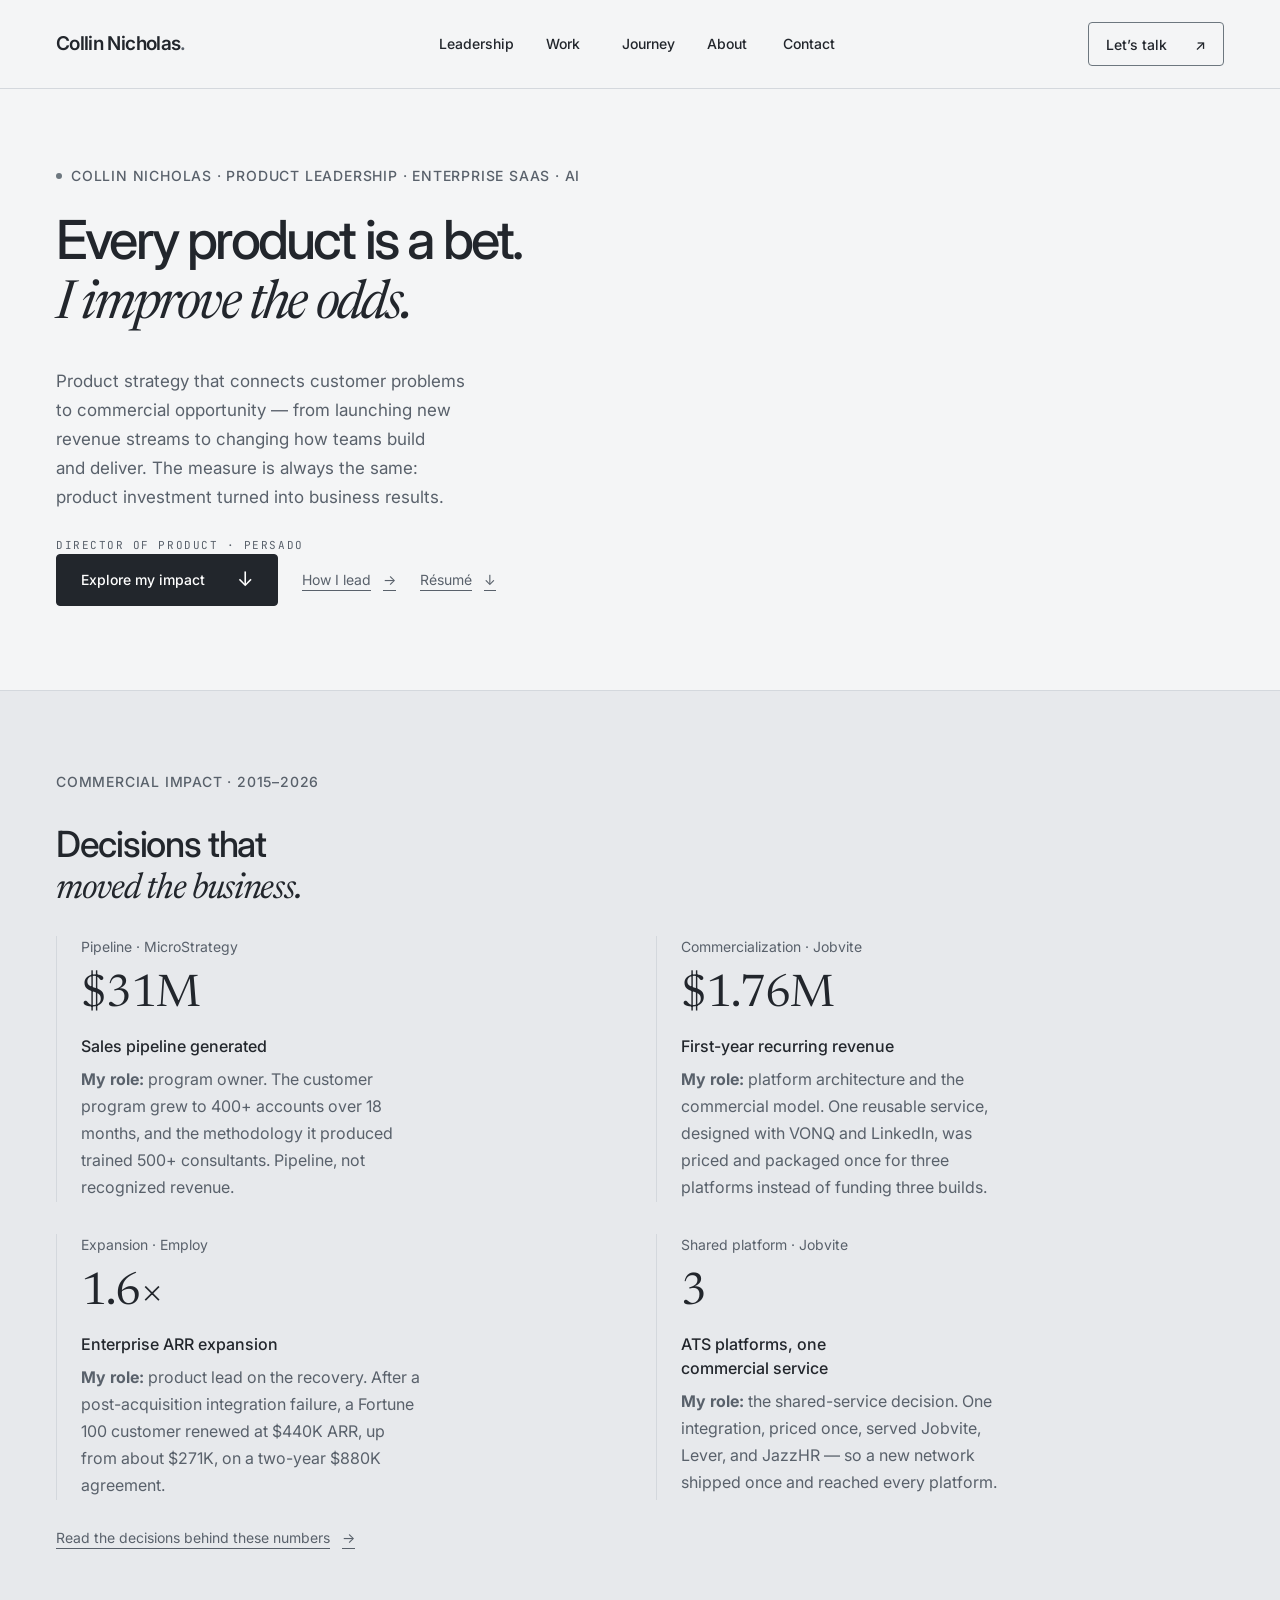
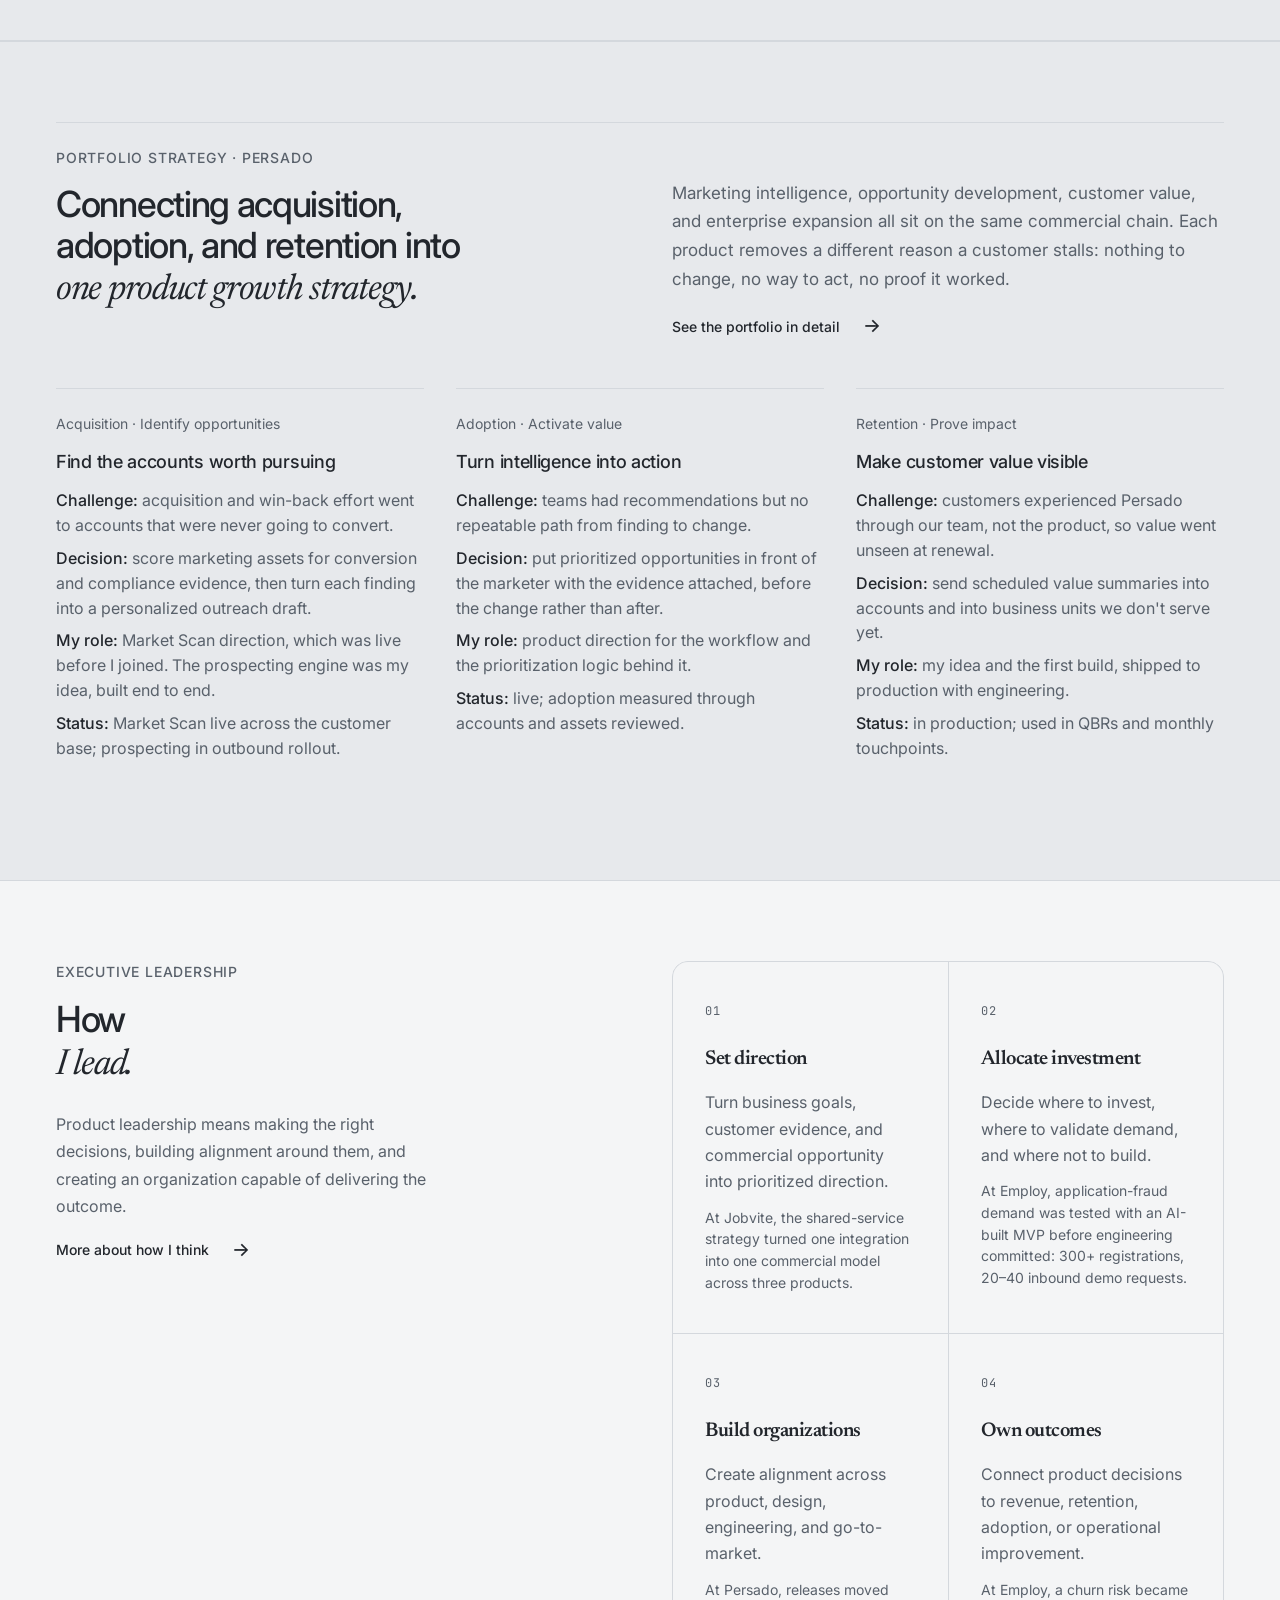
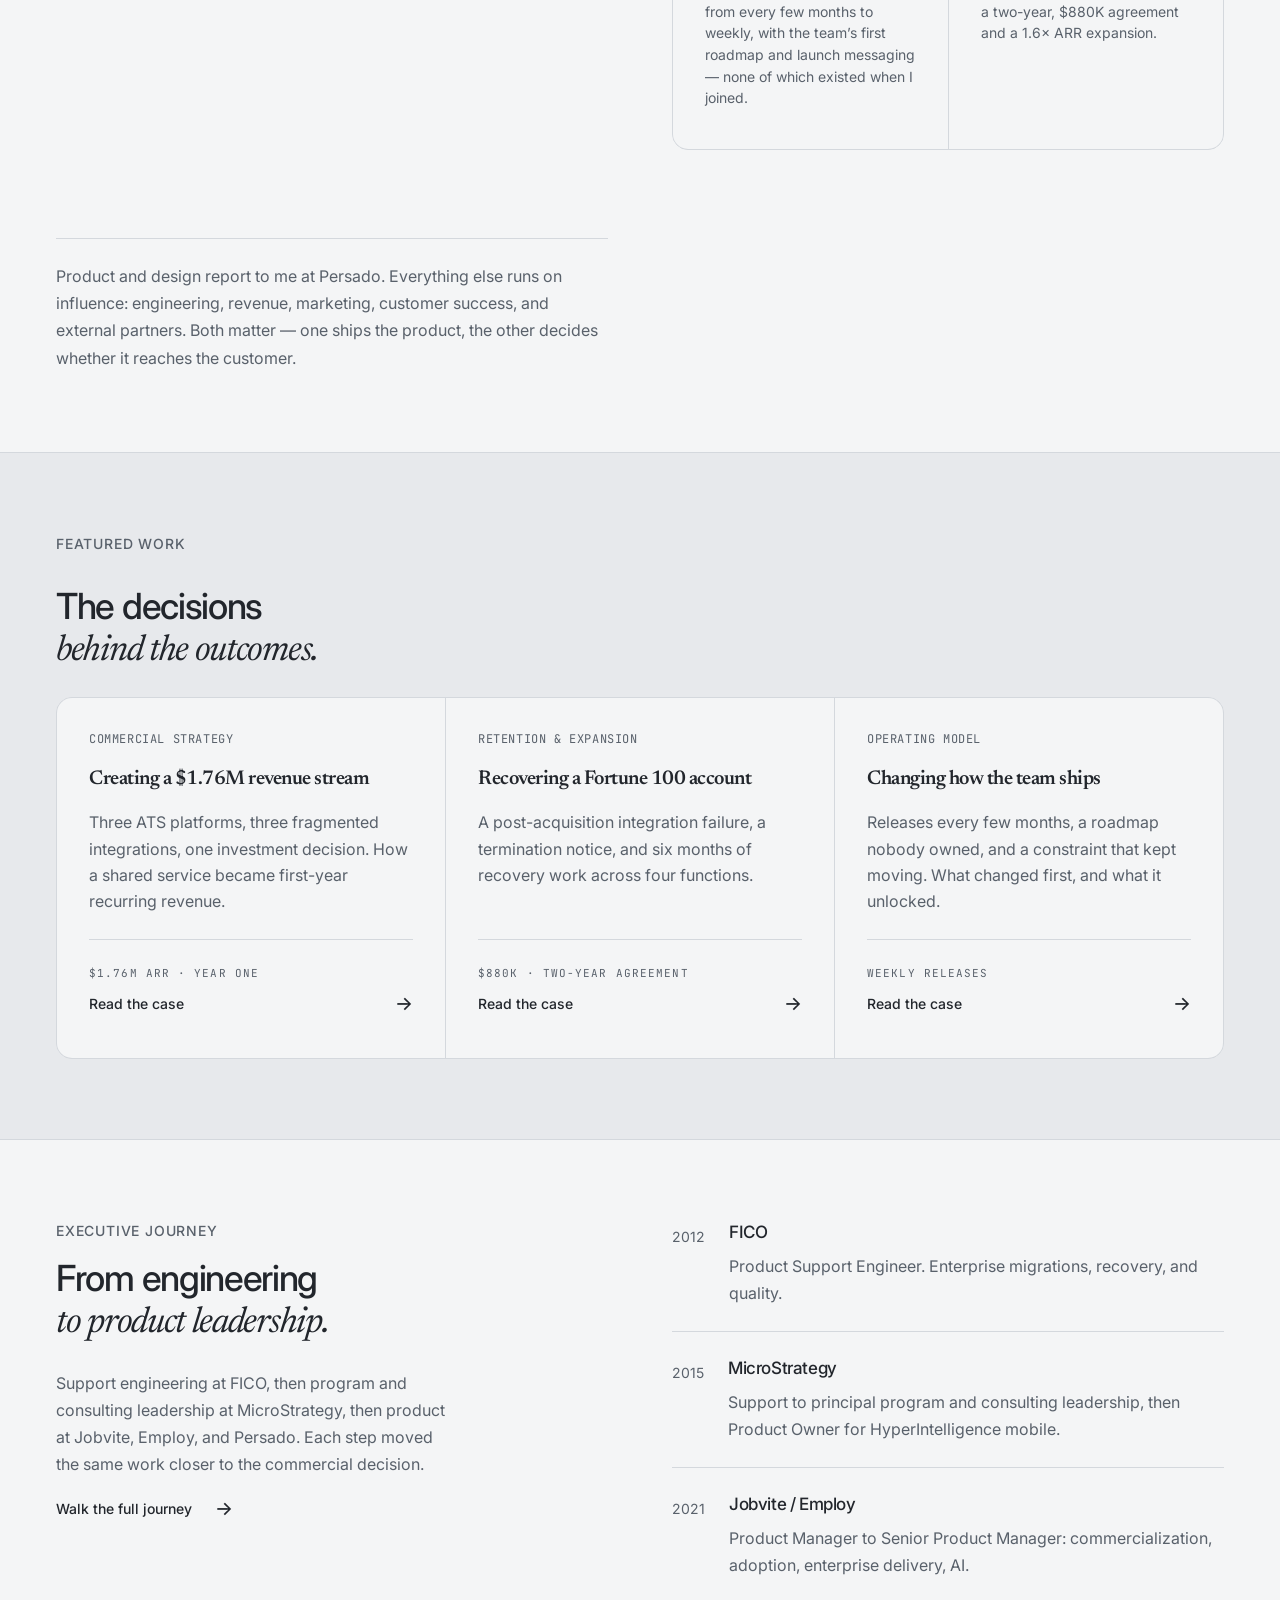
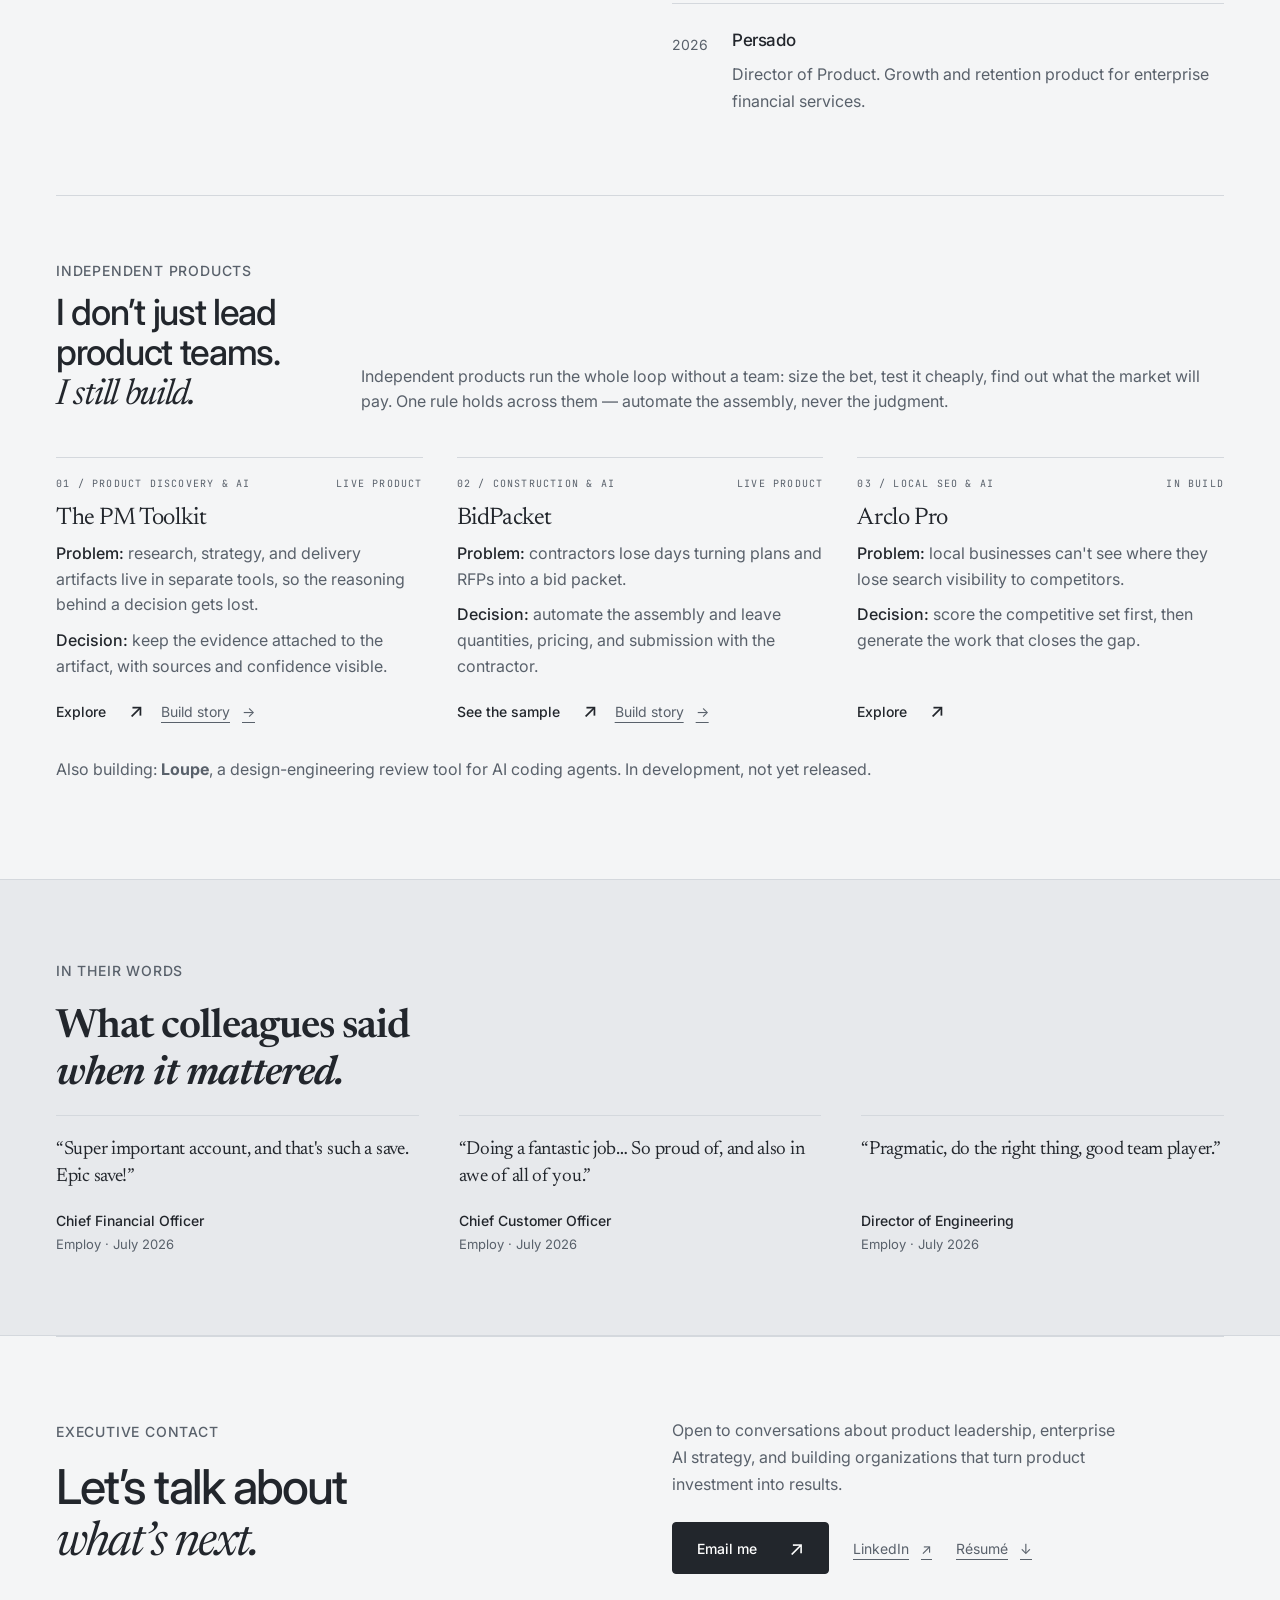
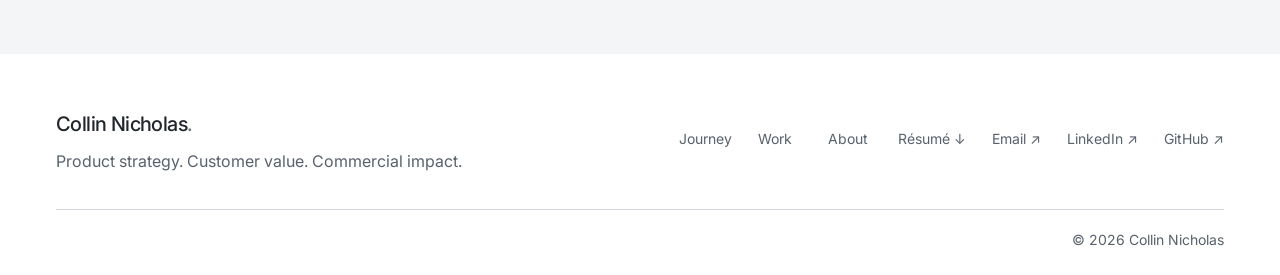
<file: index.html>
<!DOCTYPE html>
<html lang="en">
<head>
<meta charset="UTF-8">
<meta name="viewport" content="width=device-width, initial-scale=1.0">
<meta name="theme-color" content="#f6f5f1">
<link rel="icon" type="image/svg+xml" href="assets/favicon.svg">
<title>Collin Nicholas — Product leader</title>
<meta name="description" content="Director of Product at Persado. $31M in pipeline, $1.76M first-year ARR, and a Fortune 100 recovery — product decisions with the commercial record attached.">
<meta property="og:type" content="website">
<meta property="og:url" content="https://collinnicholas.com/">
<meta property="og:title" content="Collin Nicholas — Product leader">
<meta property="og:description" content="Director of Product at Persado. $31M in pipeline, $1.76M first-year ARR, and a Fortune 100 recovery — product decisions with the commercial record attached.">
<meta name="twitter:card" content="summary">
<link rel="canonical" href="https://collinnicholas.com/">
<link rel="preconnect" href="https://fonts.googleapis.com">
<link rel="preconnect" href="https://fonts.gstatic.com" crossorigin>
<link href="https://fonts.googleapis.com/css2?family=Inter:wght@400;500;600;700&family=Newsreader:ital,opsz,wght@0,6..72,300..700;1,6..72,300..700&family=JetBrains+Mono:wght@400;500&display=swap" rel="stylesheet">
<link rel="stylesheet" href="css/tokens.css">
<link rel="stylesheet" href="css/grid.css">
<link rel="stylesheet" href="css/base.css">
<link rel="stylesheet" href="css/components.css">
<link rel="stylesheet" href="css/studio.css">
<link rel="stylesheet" href="css/motion.css">
<link rel="stylesheet" href="css/executive.css">
<link rel="stylesheet" href="css/editorial-home.css">
<script type="application/ld+json">{"@context":"https://schema.org","@type":"Person","name":"Collin Nicholas","url":"https://collinnicholas.com/","jobTitle":"Director of Product","worksFor":{"@type":"Organization","name":"Persado"},"sameAs":["https://www.linkedin.com/in/collinnicholas/","https://github.com/collinrnicholas"]}</script>
<script src="js/studio.js" defer></script>
<script src="js/motion.js" defer></script>
<script src="js/editorial-home.js" defer></script>
</head>
<body class="portfolio-home">
<a href="#main-content" class="skip-link">Skip to content</a>
<nav class="nav" aria-label="Main navigation">
  <div class="container nav__inner">
    <a href="index.html" class="nav__logo" aria-label="Collin Nicholas — Home">Collin Nicholas<span>.</span></a>
    <div class="nav__links" id="site-navigation">
      <a class="nav__link" href="index.html#leadership">Leadership</a>
      <a class="nav__link" href="work.html">Work</a>
      <a class="nav__link" href="journey.html">Journey</a>
      <a class="nav__link" href="about.html">About</a>
      <a class="nav__link" href="index.html#contact">Contact</a>
    </div>
    <div class="nav__actions">
      <a class="nav__cta" href="mailto:Collin.R.Nicholas@gmail.com">Let’s talk <span aria-hidden="true">↗</span></a>
      <button type="button" class="nav__toggle" aria-label="Open navigation" aria-controls="site-navigation" aria-expanded="false"><span></span><span></span><span></span></button>
    </div>
  </div>
</nav>

<main id="main-content">
<section class="studio-hero studio-hero--solo studio-container" aria-labelledby="intro-title">
  <div class="studio-hero__copy">
    <p class="studio-eyebrow"><span class="status-dot" aria-hidden="true"></span> Collin Nicholas · Product leadership · Enterprise SaaS · AI</p>
    <h1 id="intro-title">Every product is a bet.<br><em>I improve the odds.</em></h1>
    <p class="studio-hero__lede">Product strategy that connects customer problems to commercial opportunity — from launching new revenue streams to changing how teams build and deliver. The measure is always the same: product investment turned into business results.</p>
    <p class="hero-role" data-meta>Director of Product · Persado</p>
    <div class="executive-hero-actions">
      <a class="studio-button" href="#impact">Explore my impact <span aria-hidden="true">↓</span></a>
      <a class="studio-secondary-link" href="#leadership">How I lead <span aria-hidden="true">→</span></a>
      <a class="studio-secondary-link" href="Collin_Nicholas_Resume.pdf" download>Résumé <span aria-hidden="true">↓</span></a>
    </div>
  </div>
</section>

<section class="studio-enterprise" id="impact" aria-labelledby="impact-title">
  <div class="studio-container">
    <div class="enterprise-history">
      <p class="studio-eyebrow">Commercial impact · 2015–2026</p>
      <h2 id="impact-title">Decisions that<br><em>moved the business.</em></h2>
      <div class="enterprise-results enterprise-results--quad">
        <div><span class="proof-context">Pipeline · MicroStrategy</span><span class="enterprise-results__number">$31M</span><h3>Sales pipeline generated</h3><p><strong>My role:</strong> program owner. The customer program grew to 400+ accounts over 18 months, and the methodology it produced trained 500+ consultants. Pipeline, not recognized revenue.</p></div>
        <div><span class="proof-context">Commercialization · Jobvite</span><span class="enterprise-results__number">$1.76M</span><h3>First-year recurring revenue</h3><p><strong>My role:</strong> platform architecture and the commercial model. One reusable service, designed with VONQ and LinkedIn, was priced and packaged once for three platforms instead of funding three builds.</p></div>
        <div><span class="proof-context">Expansion · Employ</span><span class="enterprise-results__number">1.6×</span><h3>Enterprise ARR expansion</h3><p><strong>My role:</strong> product lead on the recovery. After a post-acquisition integration failure, a Fortune 100 customer renewed at $440K ARR, up from about $271K, on a two-year $880K agreement.</p></div>
        <div><span class="proof-context">Shared platform · Jobvite</span><span class="enterprise-results__number">3</span><h3>ATS platforms, one commercial service</h3><p><strong>My role:</strong> the shared-service decision. One integration, priced once, served Jobvite, Lever, and JazzHR — so a new network shipped once and reached every platform.</p></div>
      </div>
      <a class="studio-secondary-link" href="work.html#cases">Read the decisions behind these numbers <span aria-hidden="true">→</span></a>
    </div>
  </div>
</section>

<section class="studio-enterprise" id="portfolio" aria-labelledby="portfolio-title">
  <div class="studio-container">
    <div class="enterprise-current">
      <div><p class="studio-eyebrow">Portfolio strategy · Persado</p><h2 id="portfolio-title">Connecting acquisition, adoption, and retention into <em>one product growth strategy.</em></h2></div>
      <div class="enterprise-current__copy"><p>Marketing intelligence, opportunity development, customer value, and enterprise expansion all sit on the same commercial chain. Each product removes a different reason a customer stalls: nothing to change, no way to act, no proof it worked.</p><a class="studio-text-link" href="work.html#persado">See the portfolio in detail <span aria-hidden="true">→</span></a></div>
    </div>
    <div class="leadership-remit" aria-label="Persado product pillars">
      <article><span class="proof-context">Acquisition · Identify opportunities</span><h3>Find the accounts worth pursuing</h3><ul class="pillar-facts"><li><strong>Challenge:</strong> acquisition and win-back effort went to accounts that were never going to convert.</li><li><strong>Decision:</strong> score marketing assets for conversion and compliance evidence, then turn each finding into a personalized outreach draft.</li><li><strong>My role:</strong> Market Scan direction, which was live before I joined. The prospecting engine was my idea, built end to end.</li><li><strong>Status:</strong> Market Scan live across the customer base; prospecting in outbound rollout.</li></ul></article>
      <article><span class="proof-context">Adoption · Activate value</span><h3>Turn intelligence into action</h3><ul class="pillar-facts"><li><strong>Challenge:</strong> teams had recommendations but no repeatable path from finding to change.</li><li><strong>Decision:</strong> put prioritized opportunities in front of the marketer with the evidence attached, before the change rather than after.</li><li><strong>My role:</strong> product direction for the workflow and the prioritization logic behind it.</li><li><strong>Status:</strong> live; adoption measured through accounts and assets reviewed.</li></ul></article>
      <article><span class="proof-context">Retention · Prove impact</span><h3>Make customer value visible</h3><ul class="pillar-facts"><li><strong>Challenge:</strong> customers experienced Persado through our team, not the product, so value went unseen at renewal.</li><li><strong>Decision:</strong> send scheduled value summaries into accounts and into business units we don't serve yet.</li><li><strong>My role:</strong> my idea and the first build, shipped to production with engineering.</li><li><strong>Status:</strong> in production; used in QBRs and monthly touchpoints.</li></ul></article>
    </div>
  </div>
</section>

<section class="studio-approach studio-container" id="leadership" aria-labelledby="leadership-title">
  <div><p class="studio-eyebrow">Executive leadership</p><h2 id="leadership-title">How<br><em>I lead.</em></h2><p class="studio-approach__intro">Product leadership means making the right decisions, building alignment around them, and creating an organization capable of delivering the outcome.</p><a class="studio-text-link" href="about.html">More about how I think <span aria-hidden="true">→</span></a></div>
  <div class="principles principles--four">
    <article class="principle"><div class="principle__num">01</div><h3 class="principle__title">Set direction</h3><p class="principle__body">Turn business goals, customer evidence, and commercial opportunity into prioritized direction.<span class="principle__example">At Jobvite, the shared-service strategy turned one integration into one commercial model across three products.</span></p></article>
    <article class="principle"><div class="principle__num">02</div><h3 class="principle__title">Allocate investment</h3><p class="principle__body">Decide where to invest, where to validate demand, and where not to build.<span class="principle__example">At Employ, application-fraud demand was tested with an AI-built MVP before engineering committed: 300+ registrations, 20–40 inbound demo requests.</span></p></article>
    <article class="principle"><div class="principle__num">03</div><h3 class="principle__title">Build organizations</h3><p class="principle__body">Create alignment across product, design, engineering, and go-to-market.<span class="principle__example">At Persado, releases moved from every few months to weekly, with the team&rsquo;s first roadmap and launch messaging — none of which existed when I joined.</span></p></article>
    <article class="principle"><div class="principle__num">04</div><h3 class="principle__title">Own outcomes</h3><p class="principle__body">Connect product decisions to revenue, retention, adoption, or operational improvement.<span class="principle__example">At Employ, a churn risk became a two-year, $880K agreement and a 1.6× ARR expansion.</span></p></article>
  </div>
  <p class="approach-closing">Product and design report to me at Persado. Everything else runs on influence: engineering, revenue, marketing, customer success, and external partners. Both matter — one ships the product, the other decides whether it reaches the customer.</p>
</section>

<section class="studio-enterprise" id="cases" aria-labelledby="cases-title">
  <div class="studio-container">
    <div class="enterprise-history">
      <p class="studio-eyebrow">Featured work</p>
      <h2 id="cases-title">The decisions<br><em>behind the outcomes.</em></h2>
      <div class="cs-grid cs-grid--three">
        <article class="cs-card"><p class="cs-card__eyebrow">Commercial strategy</p><h3 class="cs-card__title">Creating a $1.76M revenue stream</h3><p class="cs-card__desc">Three ATS platforms, three fragmented integrations, one investment decision. How a shared service became first-year recurring revenue.</p><p class="cs-card__result" data-meta>$1.76M ARR · year one</p><a class="studio-text-link" href="projects/case-shared-service.html">Read the case <span aria-hidden="true">→</span></a></article>
        <article class="cs-card"><p class="cs-card__eyebrow">Retention &amp; expansion</p><h3 class="cs-card__title">Recovering a Fortune 100 account</h3><p class="cs-card__desc">A post-acquisition integration failure, a termination notice, and six months of recovery work across four functions.</p><p class="cs-card__result" data-meta>$880K · two-year agreement</p><a class="studio-text-link" href="projects/case-fortune100.html">Read the case <span aria-hidden="true">→</span></a></article>
        <article class="cs-card"><p class="cs-card__eyebrow">Operating model</p><h3 class="cs-card__title">Changing how the team ships</h3><p class="cs-card__desc">Releases every few months, a roadmap nobody owned, and a constraint that kept moving. What changed first, and what it unlocked.</p><p class="cs-card__result" data-meta>Weekly releases</p><a class="studio-text-link" href="projects/case-delivery-model.html">Read the case <span aria-hidden="true">→</span></a></article>
      </div>
    </div>
  </div>
</section>

<section class="studio-approach studio-container" id="journey" aria-labelledby="journey-title">
  <div><p class="studio-eyebrow">Executive journey</p><h2 id="journey-title">From engineering<br><em>to product leadership.</em></h2><p class="studio-approach__intro">Support engineering at FICO, then program and consulting leadership at MicroStrategy, then product at Jobvite, Employ, and Persado. Each step moved the same work closer to the commercial decision.</p><a class="studio-text-link" href="journey.html">Walk the full journey <span aria-hidden="true">→</span></a></div>
  <div><ol class="approach-list"><li><span aria-hidden="true">2012</span><div><h3>FICO</h3><p>Product Support Engineer. Enterprise migrations, recovery, and quality.</p></div></li><li><span aria-hidden="true">2015</span><div><h3>MicroStrategy</h3><p>Support to principal program and consulting leadership, then Product Owner for HyperIntelligence mobile.</p></div></li><li><span aria-hidden="true">2021</span><div><h3>Jobvite / Employ</h3><p>Product Manager to Senior Product Manager: commercialization, adoption, enterprise delivery, AI.</p></div></li><li><span aria-hidden="true">2026</span><div><h3>Persado</h3><p>Director of Product. Growth and retention product for enterprise financial services.</p></div></li></ol></div>
</section>

<section class="studio-work studio-container" id="work" aria-labelledby="work-title">
  <div class="studio-section-heading">
    <div><p class="studio-eyebrow">Independent products</p><h2 id="work-title">I don’t just lead product teams.<br><em>I still build.</em></h2></div>
    <p>Independent products run the whole loop without a team: size the bet, test it cheaply, find out what the market will pay. One rule holds across them — automate the assembly, never the judgment.</p>
  </div>
  <div class="venture-grid">
    <article class="venture"><div class="venture__meta"><span>01 / Product discovery &amp; AI</span><span>Live product</span></div><h3>The PM Toolkit</h3><p><strong>Problem:</strong> research, strategy, and delivery artifacts live in separate tools, so the reasoning behind a decision gets lost.</p><p><strong>Decision:</strong> keep the evidence attached to the artifact, with sources and confidence visible.</p><div class="venture__links"><a class="studio-text-link" href="https://thepmtoolkit.app/" target="_blank" rel="noopener">Explore <span aria-hidden="true">↗</span></a><a class="studio-secondary-link" href="projects/the-pm-toolkit.html">Build story <span aria-hidden="true">→</span></a></div></article>
    <article class="venture"><div class="venture__meta"><span>02 / Construction &amp; AI</span><span>Live product</span></div><h3>BidPacket</h3><p><strong>Problem:</strong> contractors lose days turning plans and RFPs into a bid packet.</p><p><strong>Decision:</strong> automate the assembly and leave quantities, pricing, and submission with the contractor.</p><div class="venture__links"><a class="studio-text-link" href="https://bidpacket.co/demo" target="_blank" rel="noopener">See the sample <span aria-hidden="true">↗</span></a><a class="studio-secondary-link" href="projects/bidpacket.html">Build story <span aria-hidden="true">→</span></a></div></article>
    <article class="venture"><div class="venture__meta"><span>03 / Local SEO &amp; AI</span><span>In build</span></div><h3>Arclo Pro</h3><p><strong>Problem:</strong> local businesses can't see where they lose search visibility to competitors.</p><p><strong>Decision:</strong> score the competitive set first, then generate the work that closes the gap.</p><div class="venture__links"><a class="studio-text-link" href="https://arclo.pro/" target="_blank" rel="noopener">Explore <span aria-hidden="true">↗</span></a></div></article>
  </div>
  <p class="also-building">Also building: <strong>Loupe</strong>, a design-engineering review tool for AI coding agents. In development, not yet released.</p>
</section>

<section class="studio-enterprise" aria-label="In their words">
  <div class="studio-container">
    <p class="studio-eyebrow">In their words</p>
    <h2 class="section__title">What colleagues said<br><em>when it mattered.</em></h2>
    <div class="quote-grid">
      <blockquote class="quote-card"><p>“Super important account, and that's such a save. Epic save!”</p><footer><strong>Chief Financial Officer</strong><span>Employ · July 2026</span></footer></blockquote>
      <blockquote class="quote-card"><p>“Doing a fantastic job… So proud of, and also in awe of all of you.”</p><footer><strong>Chief Customer Officer</strong><span>Employ · July 2026</span></footer></blockquote>
      <blockquote class="quote-card"><p>“Pragmatic, do the right thing, good team player.”</p><footer><strong>Director of Engineering</strong><span>Employ · July 2026</span></footer></blockquote>
    </div>
  </div>
</section>

<section class="studio-contact studio-container" id="contact" aria-labelledby="contact-title">
  <div><p class="studio-eyebrow">Executive contact</p><h2 id="contact-title">Let’s talk about<br><em>what’s next.</em></h2></div>
  <div class="studio-contact__action"><p>Open to conversations about product leadership, enterprise AI strategy, and building organizations that turn product investment into results.</p><div class="executive-hero-actions"><a class="studio-button" href="mailto:Collin.R.Nicholas@gmail.com">Email me <span aria-hidden="true">↗</span></a><a class="studio-secondary-link" href="https://www.linkedin.com/in/collinnicholas/" target="_blank" rel="noopener">LinkedIn <span aria-hidden="true">↗</span></a><a class="studio-secondary-link" href="Collin_Nicholas_Resume.pdf" download>Résumé <span aria-hidden="true">↓</span></a></div></div>
</section>
</main>
<footer class="footer">
  <div class="container footer__inner"><div class="footer__brand"><a class="footer__brand-name" href="index.html">Collin Nicholas<span>.</span></a><p class="footer__brand-note">Product strategy. Customer value. Commercial impact.</p></div><div class="footer__links"><a class="footer__link" href="journey.html">Journey</a><a class="footer__link" href="work.html">Work</a><a class="footer__link" href="about.html">About</a><a class="footer__link" href="Collin_Nicholas_Resume.pdf" download>Résumé ↓</a><a class="footer__link" href="mailto:Collin.R.Nicholas@gmail.com">Email ↗</a><a class="footer__link" href="https://www.linkedin.com/in/collinnicholas/" target="_blank" rel="noopener">LinkedIn ↗</a><a class="footer__link" href="https://github.com/collinrnicholas" target="_blank" rel="noopener">GitHub ↗</a></div></div><div class="container footer__bottom"><p class="footer__meta">© 2026 Collin Nicholas</p></div>
</footer>
</body>
</html>
</file>
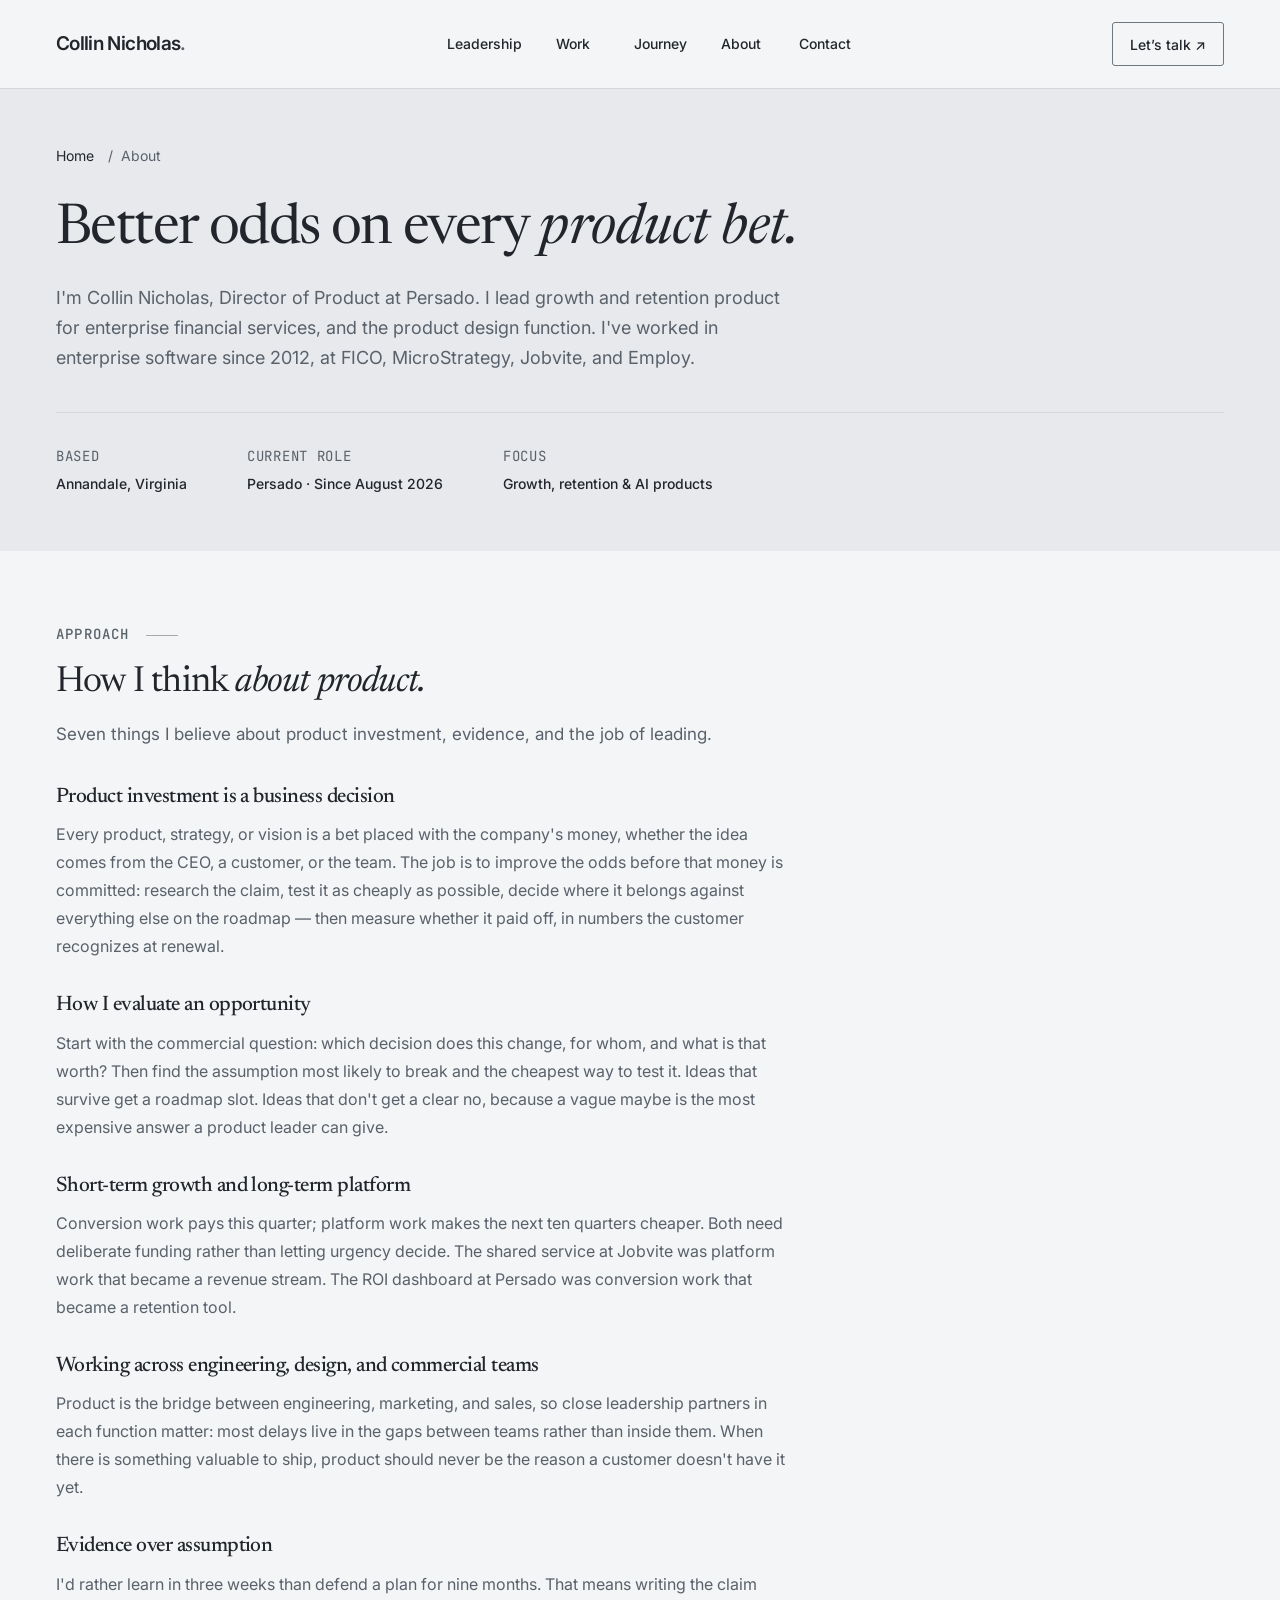
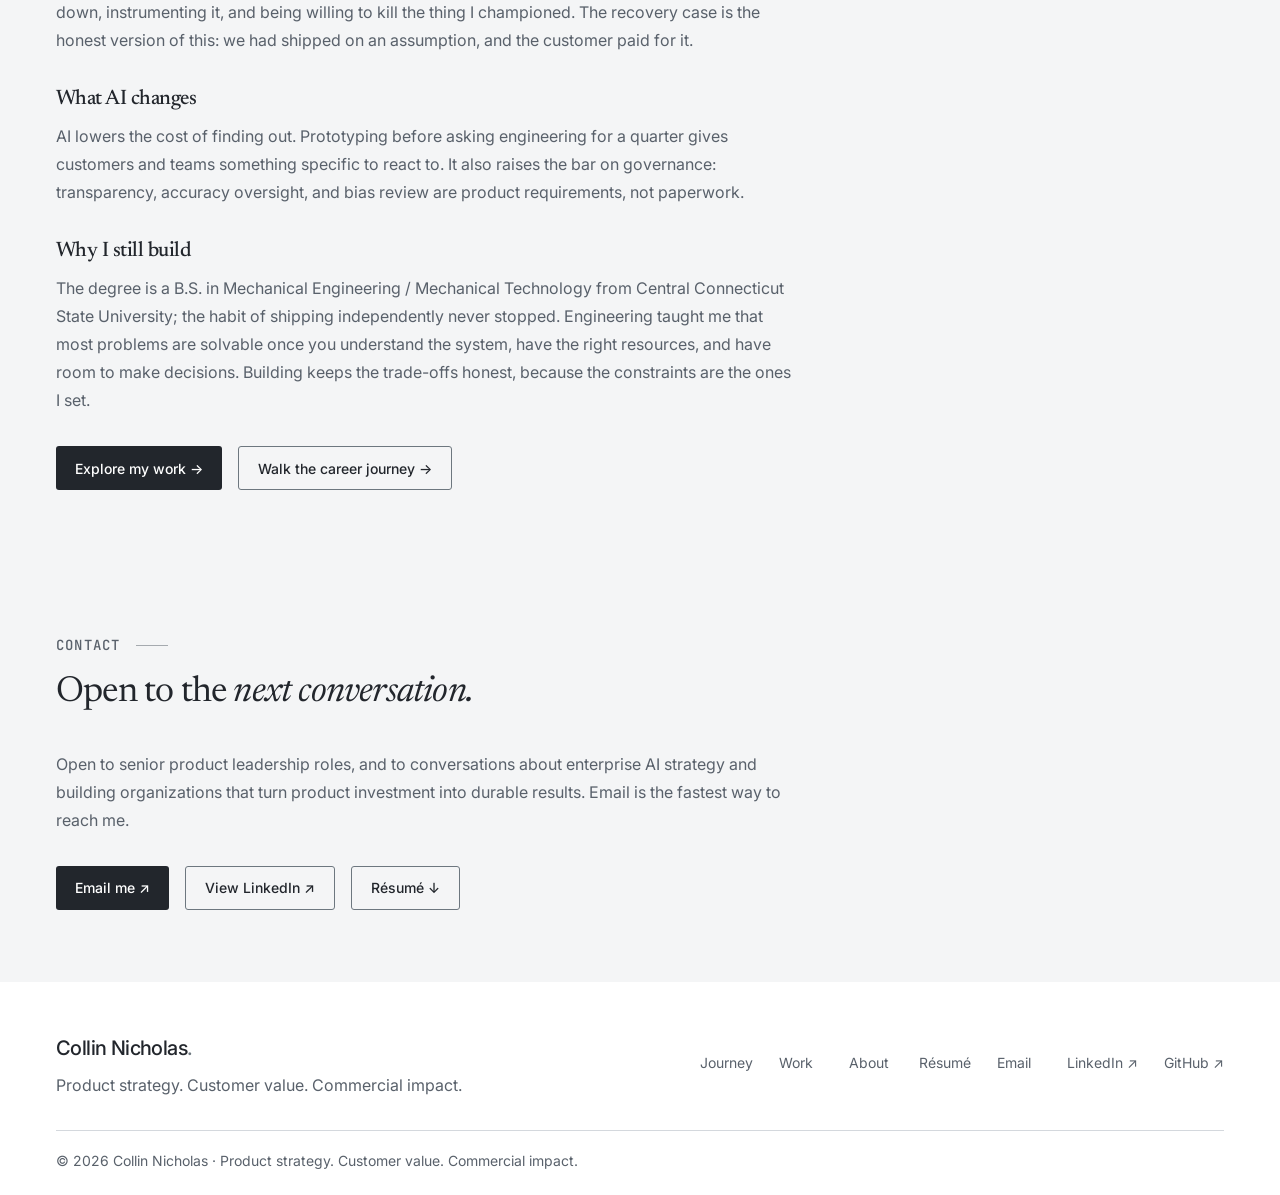
<file: about.html>
<!DOCTYPE html>
<html lang="en">
<head>
<meta charset="UTF-8">
<meta name="viewport" content="width=device-width, initial-scale=1.0">
<title>Collin Nicholas — About</title>
<meta name="description" content="Collin Nicholas, Director of Product at Persado. How I evaluate product investment, work across engineering and commercial teams, and use AI to test a claim before the company funds it.">
<meta property="og:type" content="website">
<meta property="og:title" content="Collin Nicholas — About">
<meta property="og:description" content="How I evaluate product investment, work across engineering and commercial teams, and test a claim before the company funds it.">
<link rel="preconnect" href="https://fonts.googleapis.com">
<link rel="preconnect" href="https://fonts.gstatic.com" crossorigin>
<link href="https://fonts.googleapis.com/css2?family=Inter:wght@400;500;600;700&amp;family=Newsreader:ital,opsz,wght@0,6..72,300..700;1,6..72,300..700&amp;family=JetBrains+Mono:wght@400;500&amp;display=swap" rel="stylesheet">
<link rel="stylesheet" href="css/tokens.css">
<link rel="stylesheet" href="css/grid.css">
<link rel="stylesheet" href="css/base.css">
<link rel="stylesheet" href="css/components.css">
<link rel="stylesheet" href="css/case-study.css">
<link rel="stylesheet" href="css/studio.css">
<link rel="stylesheet" href="css/motion.css">
<link rel="stylesheet" href="css/executive.css">
<link rel="icon" type="image/svg+xml" href="assets/favicon.svg">
</head>
<body class="portfolio-page">
<a href="#main-content" class="skip-link">Skip to content</a>
<nav class="nav" aria-label="Main navigation">
  <div class="container nav__inner">
    <a href="index.html" class="nav__logo" aria-label="Collin Nicholas — Home">Collin Nicholas<span>.</span></a>
    <div class="nav__links" id="site-navigation">
      <a class="nav__link" href="index.html#leadership">Leadership</a>
      <a class="nav__link" href="work.html">Work</a>
      <a class="nav__link" href="journey.html">Journey</a>
      <a class="nav__link" href="about.html" aria-current="page">About</a>
      <a class="nav__link" href="index.html#contact">Contact</a>
    </div>
    <div class="nav__actions">
      <a class="nav__cta" href="mailto:Collin.R.Nicholas@gmail.com">Let’s talk ↗</a>
      <button type="button" class="nav__toggle" aria-label="Toggle navigation" aria-expanded="false" aria-controls="site-navigation"><span></span><span></span><span></span></button>
    </div>
  </div>
</nav>
<main id="main-content">
<section class="hero--project">
  <div class="container hero--project__inner">
    <nav class="hero__breadcrumb" aria-label="Breadcrumb"><a href="index.html">Home</a><span aria-hidden="true">/</span><span aria-current="page">About</span></nav>
    <h1 class="hero__project-title">Better odds on every <em>product bet.</em></h1>
    <p class="hero__project-lede">I'm Collin Nicholas, Director of Product at Persado. I lead growth and retention product for enterprise financial services, and the product design function. I've worked in enterprise software since 2012, at FICO, MicroStrategy, Jobvite, and Employ.</p>
    <div class="hero__meta"><div class="hero__meta-item"><div class="hero__meta-label">Based</div>
<div class="hero__meta-value">Annandale, Virginia</div></div>
<div class="hero__meta-item"><div class="hero__meta-label">Current role</div>
<div class="hero__meta-value">Persado · Since August 2026</div></div>
<div class="hero__meta-item"><div class="hero__meta-label">Focus</div>
<div class="hero__meta-value">Growth, retention &amp; AI products</div></div></div>
  </div>
</section>

<section class="section"><div class="container"><div class="section__header">
<p class="section__eyebrow">Approach</p>
<h2 class="section__title">How I think <em>about product.</em></h2>
<p class="section__subtitle">Seven things I believe about product investment, evidence, and the job of leading.</p>
</div>
<div class="prose">
<h3>Product investment is a business decision</h3>
<p>Every product, strategy, or vision is a bet placed with the company's money, whether the idea comes from the CEO, a customer, or the team. The job is to improve the odds before that money is committed: research the claim, test it as cheaply as possible, decide where it belongs against everything else on the roadmap — then measure whether it paid off, in numbers the customer recognizes at renewal.</p>
<h3>How I evaluate an opportunity</h3>
<p>Start with the commercial question: which decision does this change, for whom, and what is that worth? Then find the assumption most likely to break and the cheapest way to test it. Ideas that survive get a roadmap slot. Ideas that don't get a clear no, because a vague maybe is the most expensive answer a product leader can give.</p>
<h3>Short-term growth and long-term platform</h3>
<p>Conversion work pays this quarter; platform work makes the next ten quarters cheaper. Both need deliberate funding rather than letting urgency decide. The shared service at Jobvite was platform work that became a revenue stream. The ROI dashboard at Persado was conversion work that became a retention tool.</p>
<h3>Working across engineering, design, and commercial teams</h3>
<p>Product is the bridge between engineering, marketing, and sales, so close leadership partners in each function matter: most delays live in the gaps between teams rather than inside them. When there is something valuable to ship, product should never be the reason a customer doesn't have it yet.</p>
<h3>Evidence over assumption</h3>
<p>I'd rather learn in three weeks than defend a plan for nine months. That means writing the claim down, instrumenting it, and being willing to kill the thing I championed. The recovery case is the honest version of this: we had shipped on an assumption, and the customer paid for it.</p>
<h3>What AI changes</h3>
<p>AI lowers the cost of finding out. Prototyping before asking engineering for a quarter gives customers and teams something specific to react to. It also raises the bar on governance: transparency, accuracy oversight, and bias review are product requirements, not paperwork.</p>
<h3>Why I still build</h3>
<p>The degree is a B.S. in Mechanical Engineering / Mechanical Technology from Central Connecticut State University; the habit of shipping independently never stopped. Engineering taught me that most problems are solvable once you understand the system, have the right resources, and have room to make decisions. Building keeps the trade-offs honest, because the constraints are the ones I set.</p>
</div>
<div class="hero__cta"><a class="btn btn--primary" href="work.html">Explore my work →</a><a class="btn btn--secondary" href="journey.html">Walk the career journey →</a></div></div></section>

<section class="section"><div class="container"><div class="section__header">
<p class="section__eyebrow">Contact</p>
<h2 class="section__title">Open to the <em>next conversation.</em></h2>
</div>
<div class="prose"><p>Open to senior product leadership roles, and to conversations about enterprise AI strategy and building organizations that turn product investment into durable results. Email is the fastest way to reach me.</p></div>
<div class="hero__cta"><a class="btn btn--primary" href="mailto:Collin.R.Nicholas@gmail.com">Email me ↗</a><a class="btn btn--secondary" href="https://www.linkedin.com/in/collinnicholas/" target="_blank" rel="noopener">View LinkedIn ↗</a><a class="btn btn--secondary" href="Collin_Nicholas_Resume.pdf" download>Résumé ↓</a></div></div></section>
</main>
<footer class="footer">
  <div class="container footer__inner">
    <div><div class="footer__brand-name">Collin Nicholas<span>.</span></div>
<div class="footer__brand-note">Product strategy. Customer value. Commercial impact.</div></div>
    <div class="footer__links">
      <a class="footer__link" href="journey.html">Journey</a>
      <a class="footer__link" href="work.html">Work</a>
      <a class="footer__link" href="about.html">About</a>
      <a class="footer__link" href="Collin_Nicholas_Resume.pdf" download>Résumé</a>
      <a class="footer__link" href="mailto:Collin.R.Nicholas@gmail.com">Email</a>
      <a class="footer__link" href="https://www.linkedin.com/in/collinnicholas/" target="_blank" rel="noopener">LinkedIn ↗</a>
      <a class="footer__link" href="https://github.com/collinrnicholas" target="_blank" rel="noopener">GitHub ↗</a>
    </div>
    <div class="footer__meta">© 2026 Collin Nicholas · Product strategy. Customer value. Commercial impact.</div>
  </div>
</footer>
<script src="js/studio.js"></script>
<script src="js/motion.js"></script>
</body>
</html>
</file>
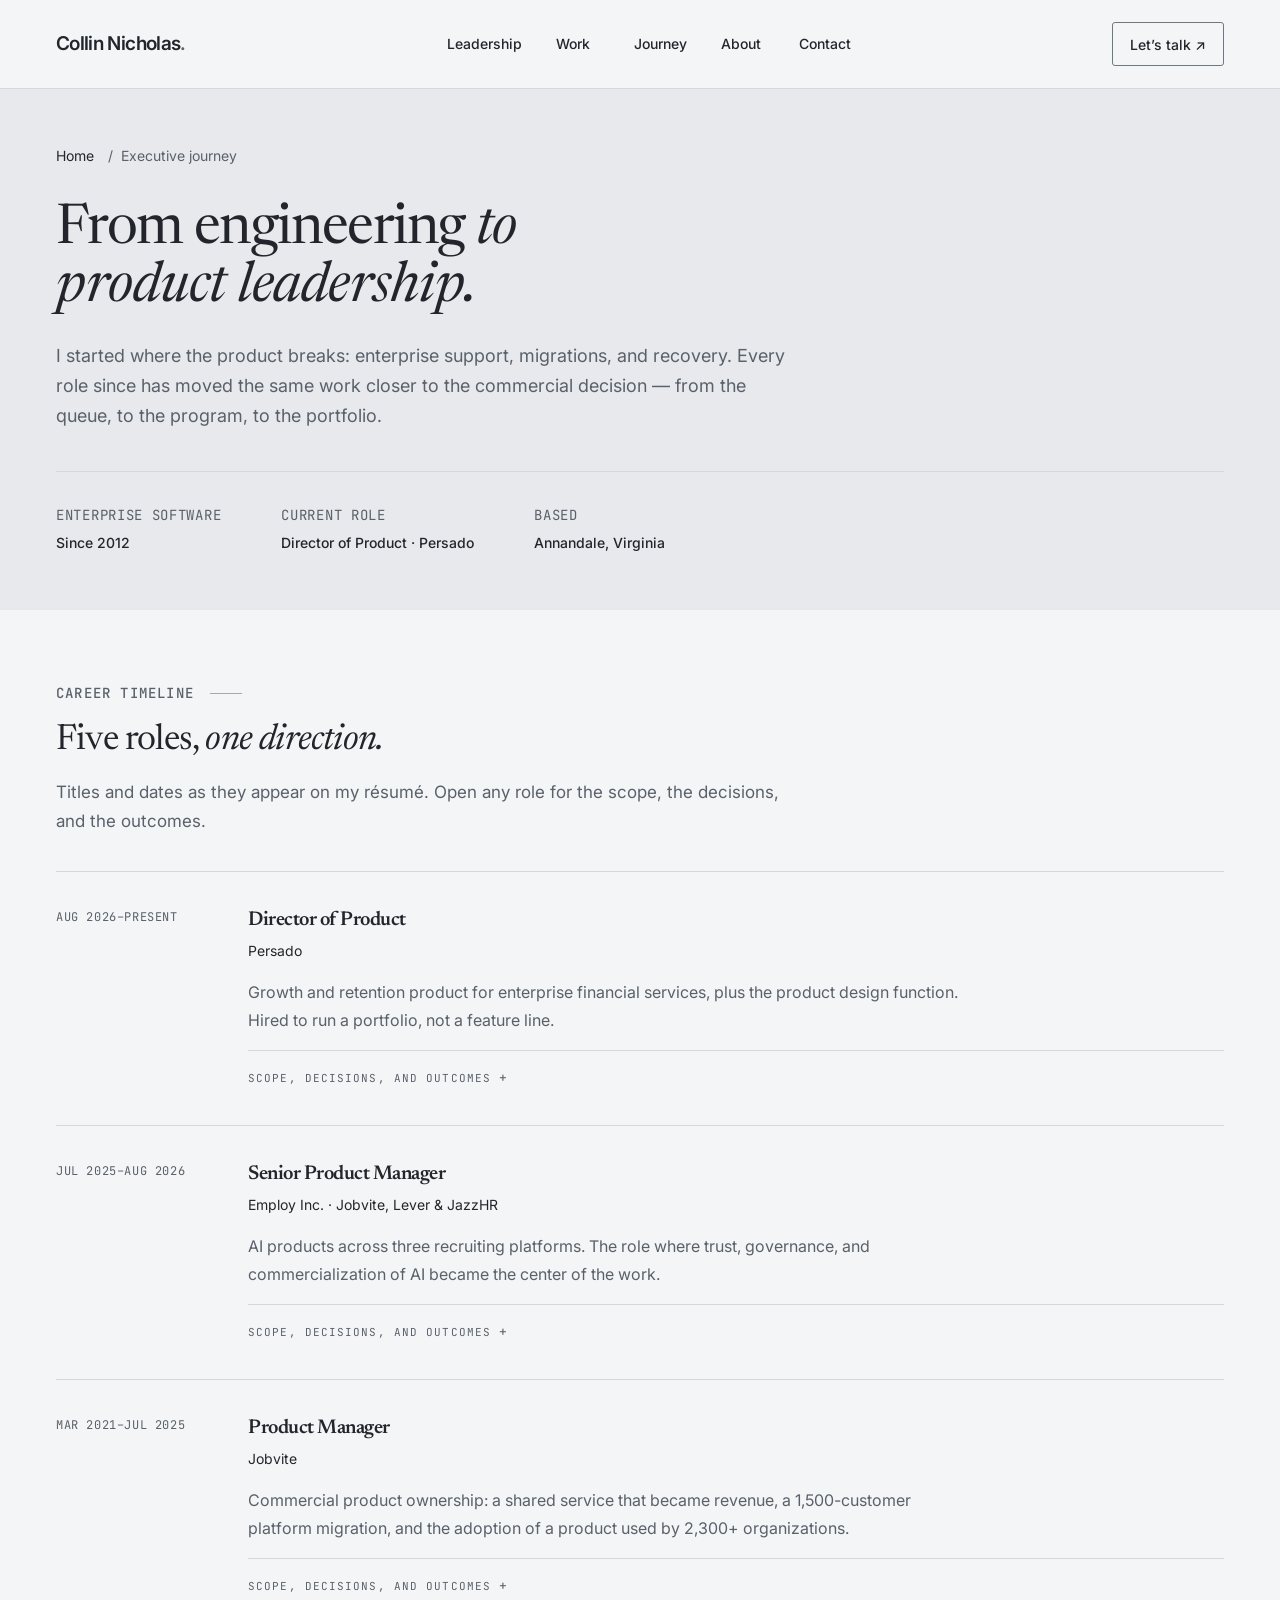
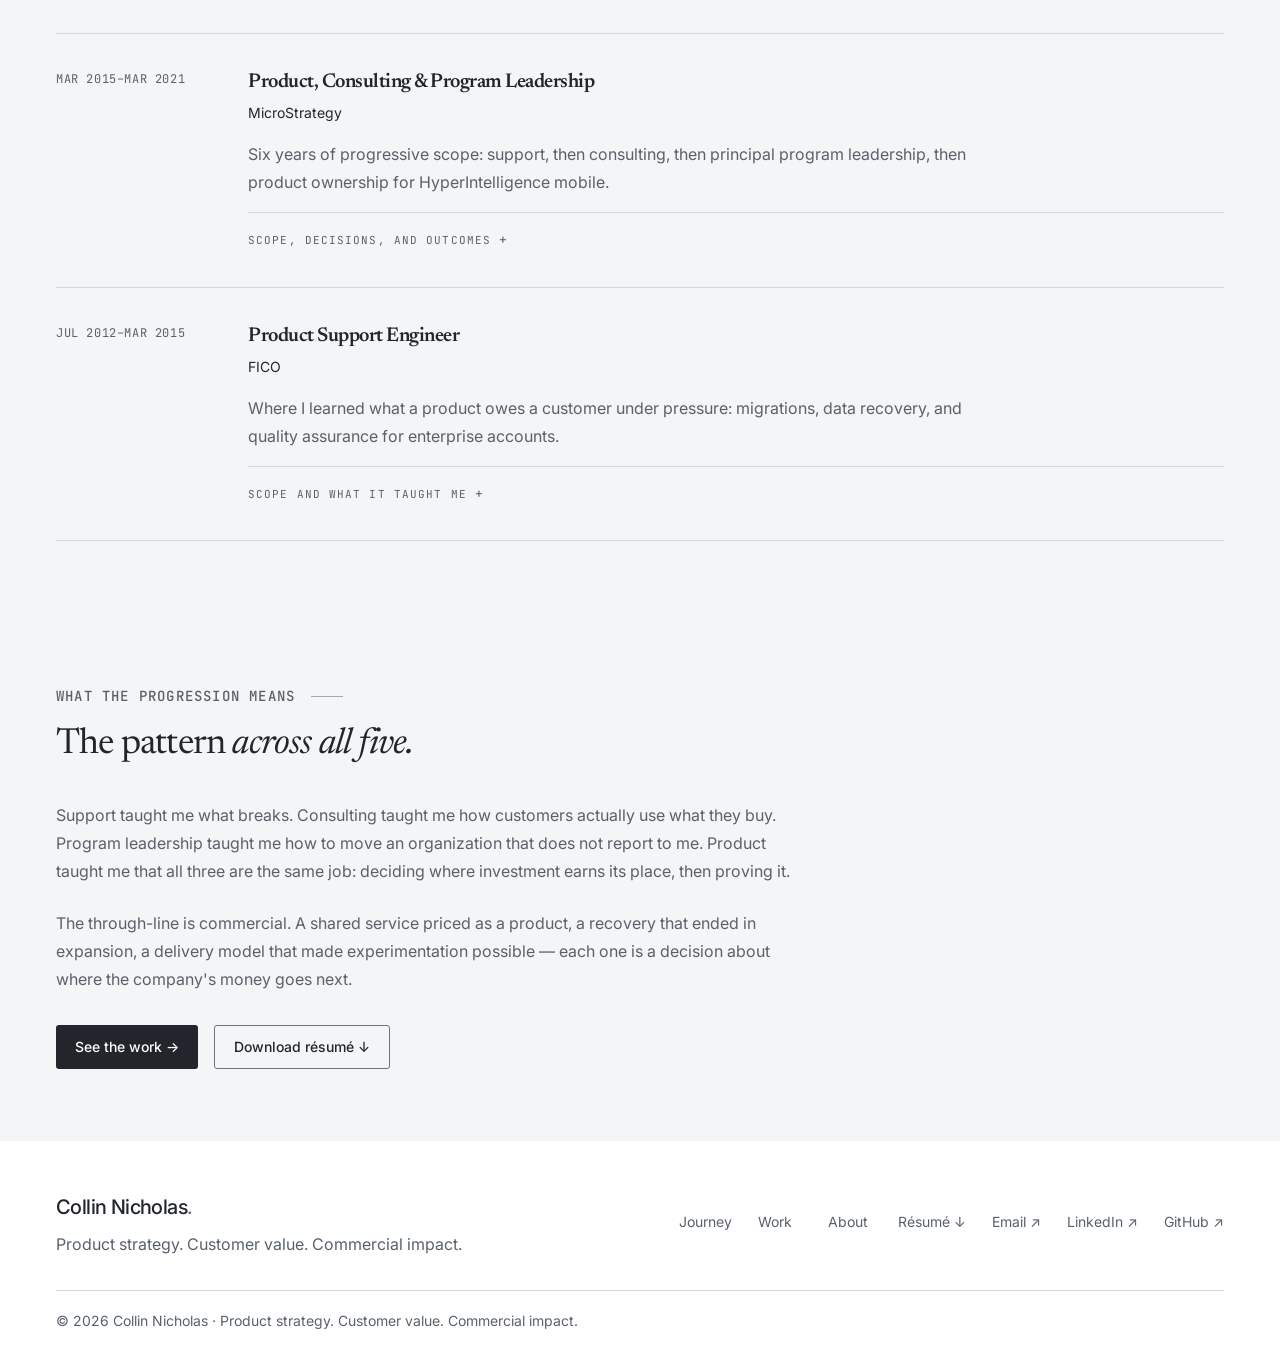
<file: journey.html>
<!DOCTYPE html>
<html lang="en">
<head>
<meta charset="UTF-8">
<meta name="viewport" content="width=device-width, initial-scale=1.0">
<title>Collin Nicholas — Executive journey</title>
<meta name="description" content="From product support at FICO to Director of Product at Persado: the roles, the scope, and the decisions behind twenty years of enterprise software leadership.">
<meta property="og:type" content="website">
<meta property="og:title" content="Collin Nicholas — Executive journey">
<meta property="og:description" content="From product support at FICO to Director of Product at Persado: the roles, scope, and decisions behind the career.">
<link rel="preconnect" href="https://fonts.googleapis.com">
<link rel="preconnect" href="https://fonts.gstatic.com" crossorigin>
<link href="https://fonts.googleapis.com/css2?family=Inter:wght@400;500;600;700&amp;family=Newsreader:ital,opsz,wght@0,6..72,300..700;1,6..72,300..700&amp;family=JetBrains+Mono:wght@400;500&amp;display=swap" rel="stylesheet">
<link rel="stylesheet" href="css/tokens.css">
<link rel="stylesheet" href="css/grid.css">
<link rel="stylesheet" href="css/base.css">
<link rel="stylesheet" href="css/components.css">
<link rel="stylesheet" href="css/case-study.css">
<link rel="stylesheet" href="css/studio.css">
<link rel="stylesheet" href="css/motion.css">
<link rel="stylesheet" href="css/executive.css">
<link rel="icon" type="image/svg+xml" href="assets/favicon.svg">
</head>
<body class="portfolio-page">
<a href="#main-content" class="skip-link">Skip to content</a>
<nav class="nav" aria-label="Main navigation">
  <div class="container nav__inner">
    <a href="index.html" class="nav__logo" aria-label="Collin Nicholas — Home">Collin Nicholas<span>.</span></a>
    <div class="nav__links" id="site-navigation">
      <a class="nav__link" href="index.html#leadership">Leadership</a>
      <a class="nav__link" href="work.html">Work</a>
      <a class="nav__link" href="journey.html" aria-current="page">Journey</a>
      <a class="nav__link" href="about.html">About</a>
      <a class="nav__link" href="index.html#contact">Contact</a>
    </div>
    <div class="nav__actions">
      <a class="nav__cta" href="mailto:Collin.R.Nicholas@gmail.com">Let’s talk ↗</a>
      <button type="button" class="nav__toggle" aria-label="Toggle navigation" aria-expanded="false" aria-controls="site-navigation"><span></span><span></span><span></span></button>
    </div>
  </div>
</nav>
<main id="main-content">
<section class="hero--project">
  <div class="container hero--project__inner">
    <nav class="hero__breadcrumb" aria-label="Breadcrumb"><a href="index.html">Home</a><span aria-hidden="true">/</span><span aria-current="page">Executive journey</span></nav>
    <h1 class="hero__project-title">From engineering <em>to product leadership.</em></h1>
    <p class="hero__project-lede">I started where the product breaks: enterprise support, migrations, and recovery. Every role since has moved the same work closer to the commercial decision — from the queue, to the program, to the portfolio.</p>
    <div class="hero__meta"><div class="hero__meta-item"><div class="hero__meta-label">Enterprise software</div>
<div class="hero__meta-value">Since 2012</div></div>
<div class="hero__meta-item"><div class="hero__meta-label">Current role</div>
<div class="hero__meta-value">Director of Product · Persado</div></div>
<div class="hero__meta-item"><div class="hero__meta-label">Based</div>
<div class="hero__meta-value">Annandale, Virginia</div></div></div>
  </div>
</section>
<section class="section"><div class="container"><div class="section__header">
<p class="section__eyebrow">Career timeline</p>
<h2 class="section__title">Five roles, <em>one direction.</em></h2>
<p class="section__subtitle">Titles and dates as they appear on my résumé. Open any role for the scope, the decisions, and the outcomes.</p>
</div>
<div class="timeline journey">
<article class="timeline__item"><div class="timeline__period">Aug 2026–present</div>
<div>
<h3 class="timeline__role">Director of Product</h3>
<div class="timeline__org">Persado</div>
<p class="timeline__desc">Growth and retention product for enterprise financial services, plus the product design function. Hired to run a portfolio, not a feature line.</p>
<details class="journey__more"><summary>Scope, decisions, and outcomes</summary>
<ul class="journey__facts">
<li><strong>Scope:</strong> acquisition, adoption, retention, and expansion products on one commercial chain, plus the design team.</li>
<li><strong>Operating decision:</strong> rebuilt delivery with engineering leadership — stand-ups, simplified Jira workflows, the team's first roadmap, and a weekly Wednesday deploy.</li>
<li><strong>Second constraint:</strong> once releases were weekly, enablement became the bottleneck; added release messaging in Slack and email and now lead enablement for sales, marketing, and customers.</li>
<li><strong>Portfolio:</strong> Market Scan (live before August 2026; product direction is mine), agentic prospecting (originated and built end to end), ROI &amp; Value Dashboard (originated, first build shipped with engineering).</li>
<li><strong>Outcome:</strong> weekly releases, up from every few months.</li>
</ul>
<div class="journey__links"><a class="studio-text-link" href="projects/case-delivery-model.html">Read the operating-model case <span aria-hidden="true">→</span></a><a class="studio-secondary-link" href="work.html#persado">See the portfolio <span aria-hidden="true">→</span></a></div>
</details>
</div></article>
<article class="timeline__item"><div class="timeline__period">Jul 2025–Aug 2026</div>
<div>
<h3 class="timeline__role">Senior Product Manager</h3>
<div class="timeline__org">Employ Inc. · Jobvite, Lever &amp; JazzHR</div>
<p class="timeline__desc">AI products across three recruiting platforms. The role where trust, governance, and commercialization of AI became the center of the work.</p>
<details class="journey__more"><summary>Scope, decisions, and outcomes</summary>
<ul class="journey__facts">
<li><strong>Scope:</strong> AI product across Jobvite, Lever, and JazzHR, including Employ's first AI trust and integrity initiative.</li>
<li><strong>Validation decision:</strong> tested application-fraud demand with an AI-built MVP before engineering committed — 300+ registrations and 20–40 inbound demo requests at launch.</li>
<li><strong>Governance:</strong> led responsible-AI work on IBM watsonx.governance: bias detection, accuracy oversight, and enterprise security review.</li>
<li><strong>Go-to-market:</strong> launched an in-app AI Marketplace and packaged five AI capabilities into a screening suite.</li>
<li><strong>Note on dates:</strong> Jobvite was part of Employ Inc., so my combined Employ tenure runs March 2021 to August 2026.</li>
</ul>
<div class="journey__links"><a class="studio-text-link" href="work.html#enterprise">See the AI outcomes <span aria-hidden="true">→</span></a></div>
</details>
</div></article>
<article class="timeline__item"><div class="timeline__period">Mar 2021–Jul 2025</div>
<div>
<h3 class="timeline__role">Product Manager</h3>
<div class="timeline__org">Jobvite</div>
<p class="timeline__desc">Commercial product ownership: a shared service that became revenue, a 1,500-customer platform migration, and the adoption of a product used by 2,300+ organizations.</p>
<details class="journey__more"><summary>Scope, decisions, and outcomes</summary>
<ul class="journey__facts">
<li><strong>Commercialization:</strong> designed a shared service with VONQ and LinkedIn across three ATS platforms; priced it as a product and produced $1.76M in first-year recurring revenue.</li>
<li><strong>Enterprise delivery:</strong> led the nine-month NextGen UI program across 1,500 customers — leadership alignment, an Early Adopter program, and a three-wave rollout.</li>
<li><strong>Adoption:</strong> owned Candidate Texting across 2,300+ organizations and 18,000 users; activity grew 36% year over year after I took ownership.</li>
<li><strong>Retention:</strong> led a six-month product recovery for a Fortune 100 account; renewed at $440K ARR on a two-year, $880K agreement.</li>
</ul>
<div class="journey__links"><a class="studio-text-link" href="projects/case-shared-service.html">Read the $1.76M case <span aria-hidden="true">→</span></a><a class="studio-secondary-link" href="projects/case-fortune100.html">Read the recovery case <span aria-hidden="true">→</span></a></div>
</details>
</div></article>
<article class="timeline__item"><div class="timeline__period">Mar 2015–Mar 2021</div>
<div>
<h3 class="timeline__role">Product, Consulting &amp; Program Leadership</h3>
<div class="timeline__org">MicroStrategy</div>
<p class="timeline__desc">Six years of progressive scope: support, then consulting, then principal program leadership, then product ownership for HyperIntelligence mobile.</p>
<details class="journey__more"><summary>Scope, decisions, and outcomes</summary>
<ul class="journey__facts">
<li><strong>Progression:</strong> technical support → consulting → principal technical program management → Product Owner, HyperIntelligence mobile.</li>
<li><strong>Team leadership:</strong> managed teams at each step, from support through engineering.</li>
<li><strong>Commercial result:</strong> scaled a customer program to 400+ accounts, generating $31M in pipeline over 18 months that converted to closed business.</li>
<li><strong>Enablement:</strong> built the methodology used to train 500+ consultants.</li>
</ul>
<div class="journey__links"><a class="studio-text-link" href="work.html#enterprise">See the enterprise record <span aria-hidden="true">→</span></a></div>
</details>
</div></article>
<article class="timeline__item"><div class="timeline__period">Jul 2012–Mar 2015</div>
<div>
<h3 class="timeline__role">Product Support Engineer</h3>
<div class="timeline__org">FICO</div>
<p class="timeline__desc">Where I learned what a product owes a customer under pressure: migrations, data recovery, and quality assurance for enterprise accounts.</p>
<details class="journey__more"><summary>Scope and what it taught me</summary>
<ul class="journey__facts">
<li><strong>Scope:</strong> enterprise customer support across migrations, recovery, and quality assurance.</li>
<li><strong>Carried forward:</strong> a bias toward the failure case. Before I defend a product decision, I want to know how it behaves when the customer's day is going badly.</li>
</ul>
<div class="journey__links"><a class="studio-text-link" href="about.html">How that shapes my approach <span aria-hidden="true">→</span></a></div>
</details>
</div></article>
</div></div></section>
<section class="section"><div class="container"><div class="section__header">
<p class="section__eyebrow">What the progression means</p>
<h2 class="section__title">The pattern <em>across all five.</em></h2>
</div>
<div class="prose">
<p>Support taught me what breaks. Consulting taught me how customers actually use what they buy. Program leadership taught me how to move an organization that does not report to me. Product taught me that all three are the same job: deciding where investment earns its place, then proving it.</p>
<p>The through-line is commercial. A shared service priced as a product, a recovery that ended in expansion, a delivery model that made experimentation possible — each one is a decision about where the company's money goes next.</p>
</div>
<div class="hero__cta"><a class="btn btn--primary" href="work.html">See the work →</a><a class="btn btn--secondary" href="Collin_Nicholas_Resume.pdf" download>Download résumé ↓</a></div></div></section>
</main>
<footer class="footer">
  <div class="container footer__inner">
    <div><div class="footer__brand-name">Collin Nicholas<span>.</span></div>
<div class="footer__brand-note">Product strategy. Customer value. Commercial impact.</div></div>
    <div class="footer__links"><a class="footer__link" href="journey.html">Journey</a><a class="footer__link" href="work.html">Work</a><a class="footer__link" href="about.html">About</a><a class="footer__link" href="Collin_Nicholas_Resume.pdf" download>Résumé ↓</a><a class="footer__link" href="mailto:Collin.R.Nicholas@gmail.com">Email ↗</a><a class="footer__link" href="https://www.linkedin.com/in/collinnicholas/" target="_blank" rel="noopener">LinkedIn ↗</a><a class="footer__link" href="https://github.com/collinrnicholas" target="_blank" rel="noopener">GitHub ↗</a></div>
    <div class="footer__meta">© 2026 Collin Nicholas · Product strategy. Customer value. Commercial impact.</div>
  </div>
</footer>
<script src="js/studio.js"></script>
<script src="js/motion.js"></script>
</body>
</html>
</file>
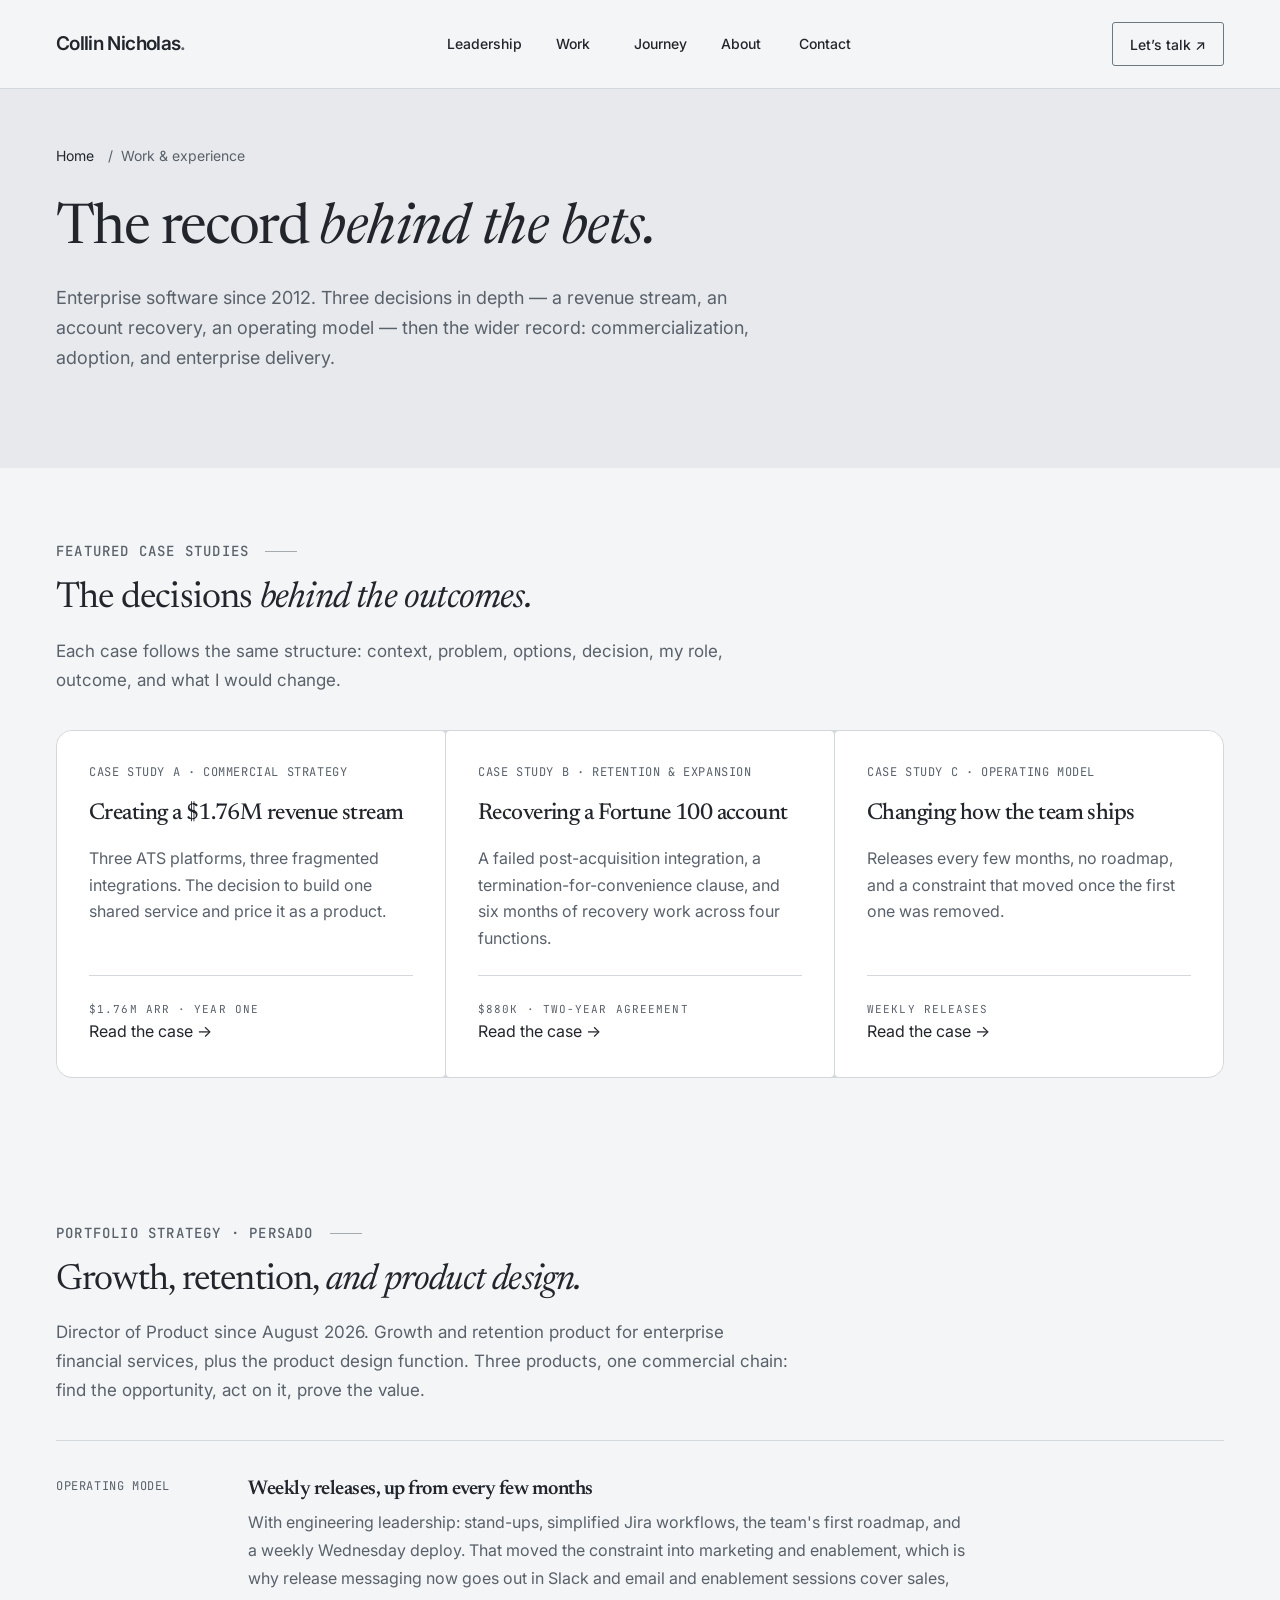
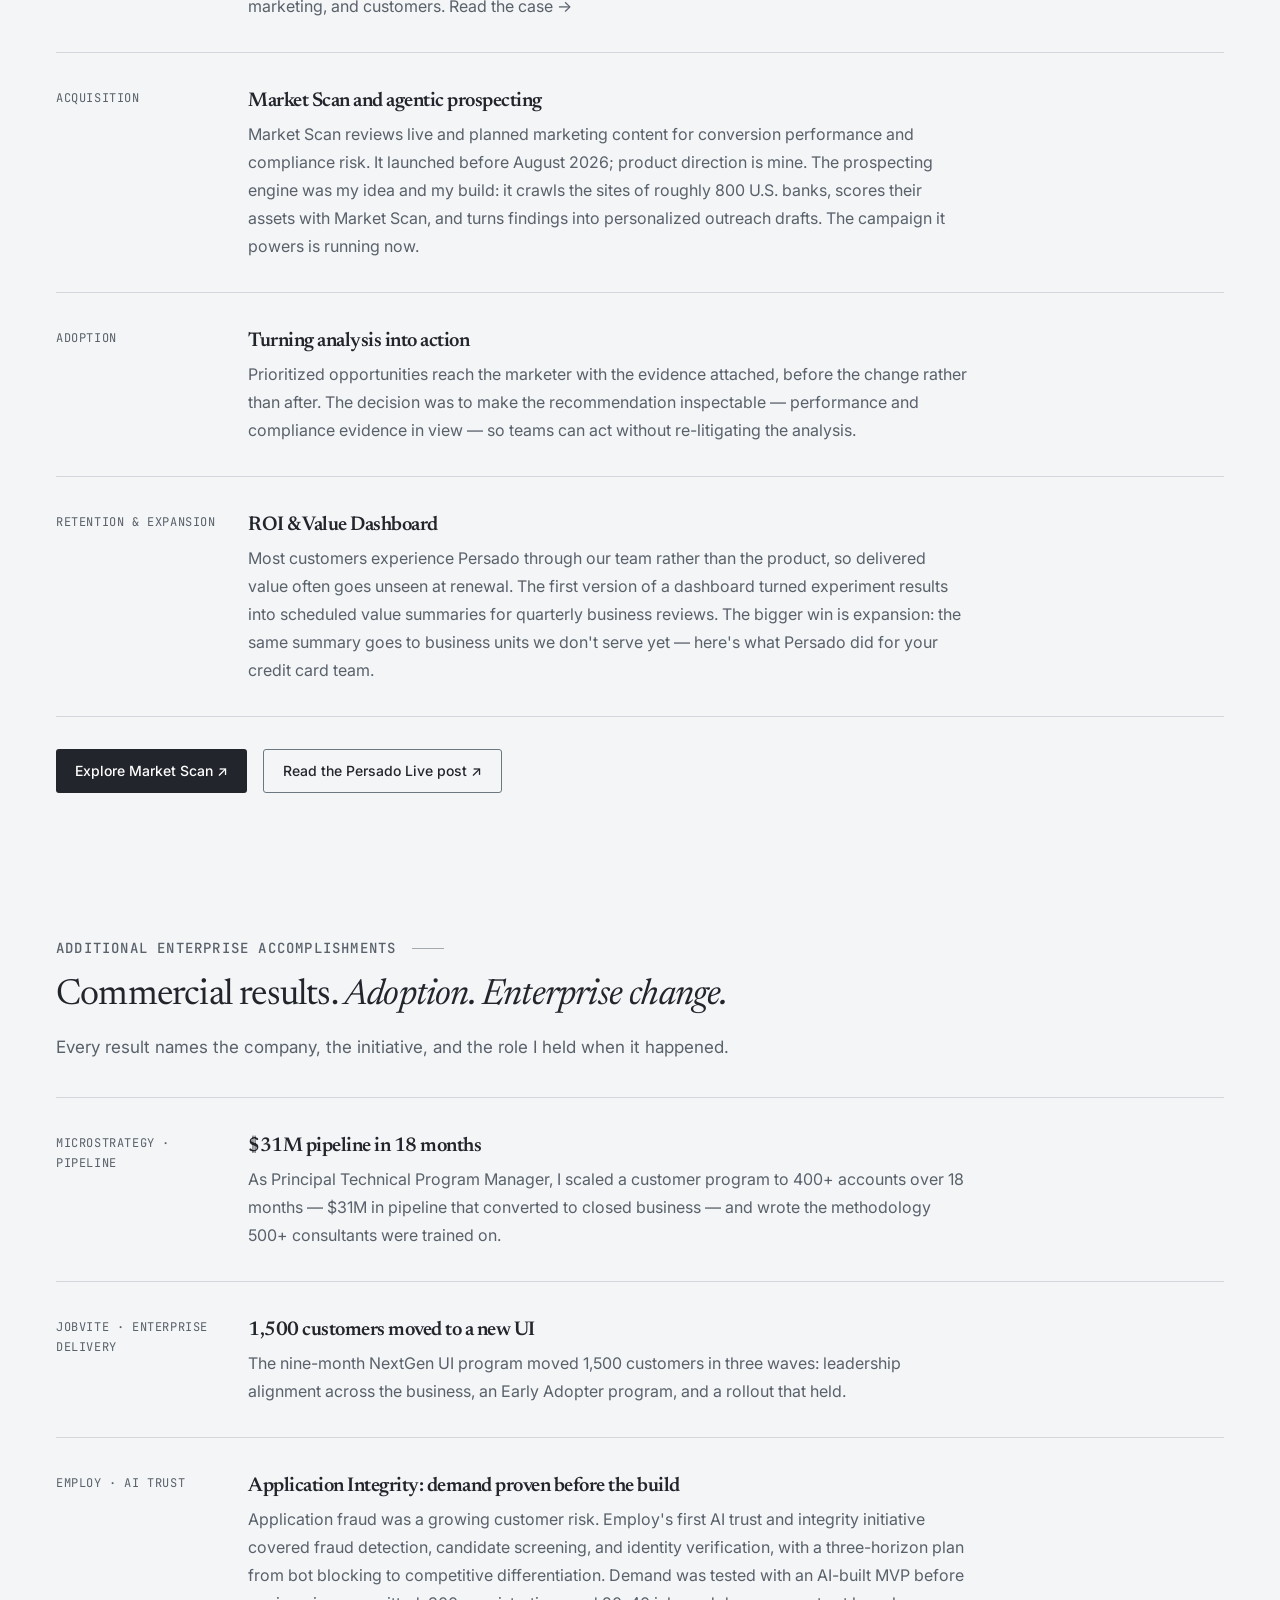
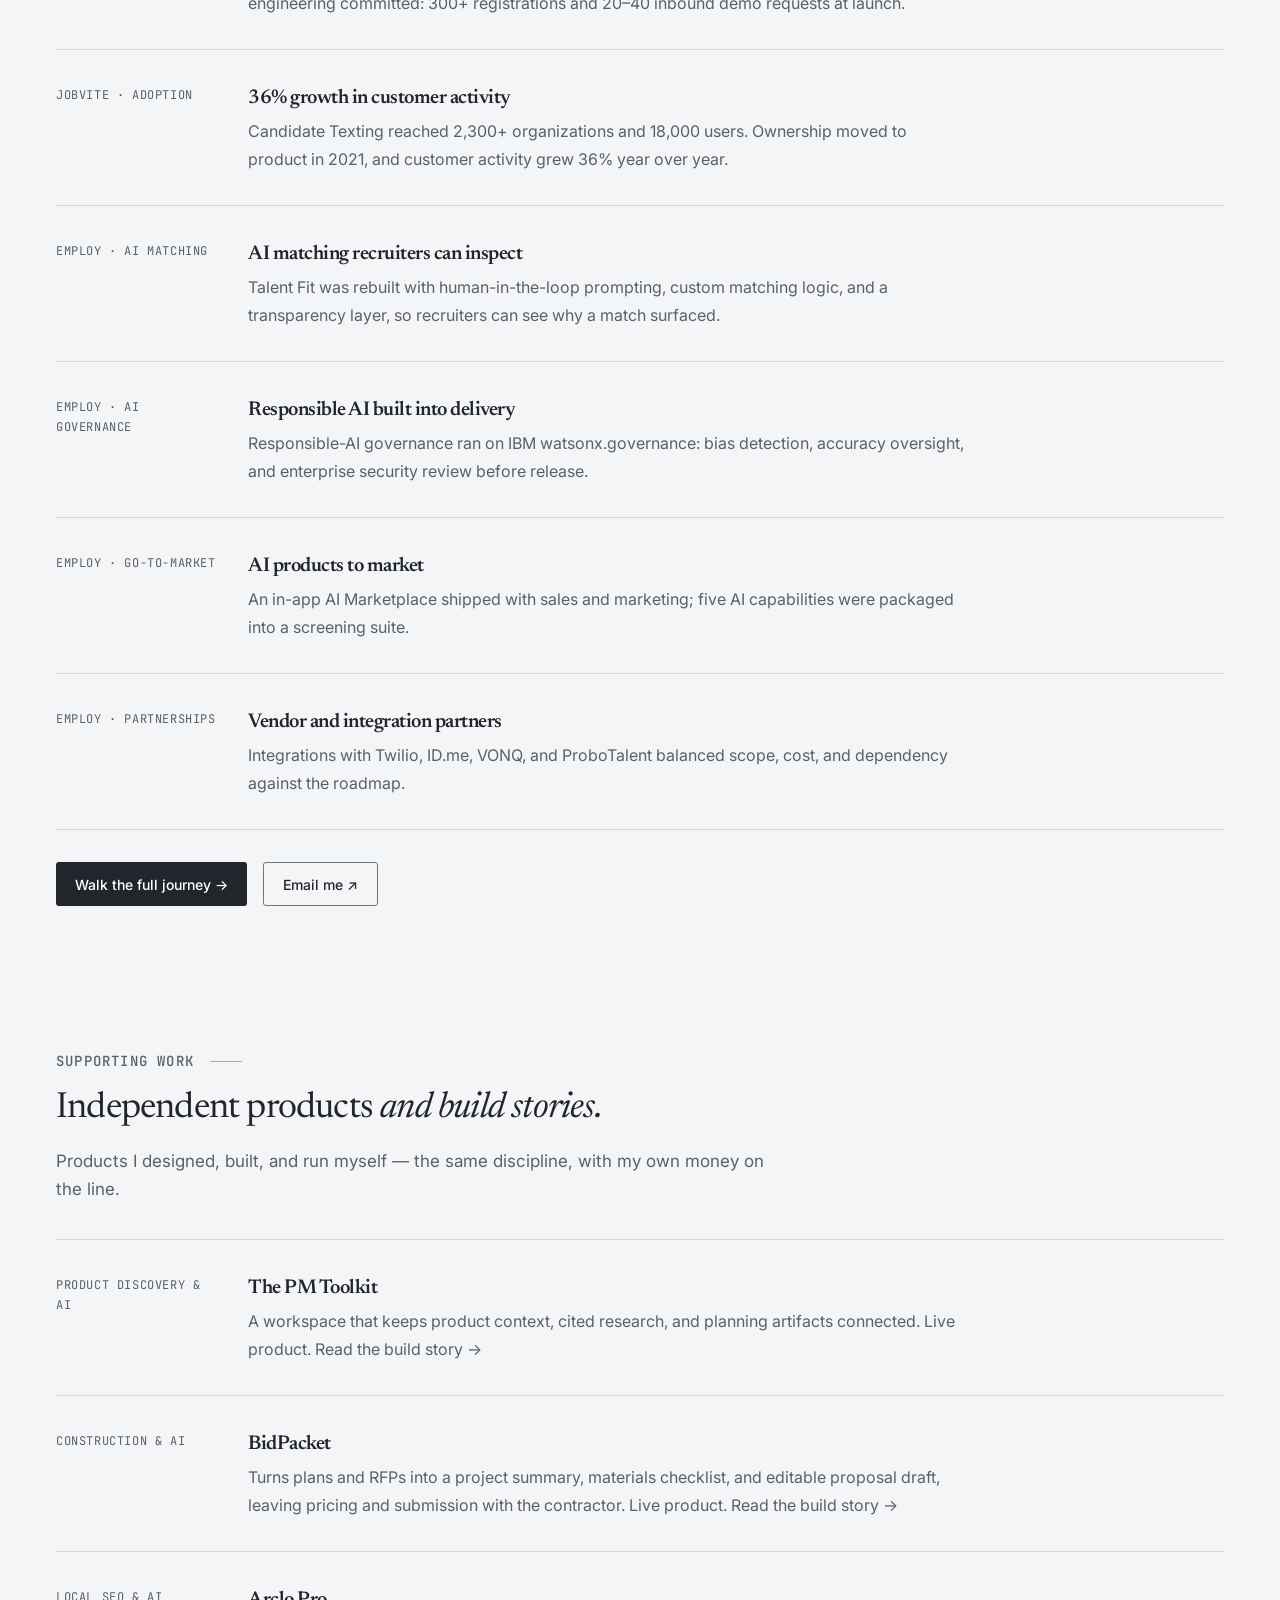
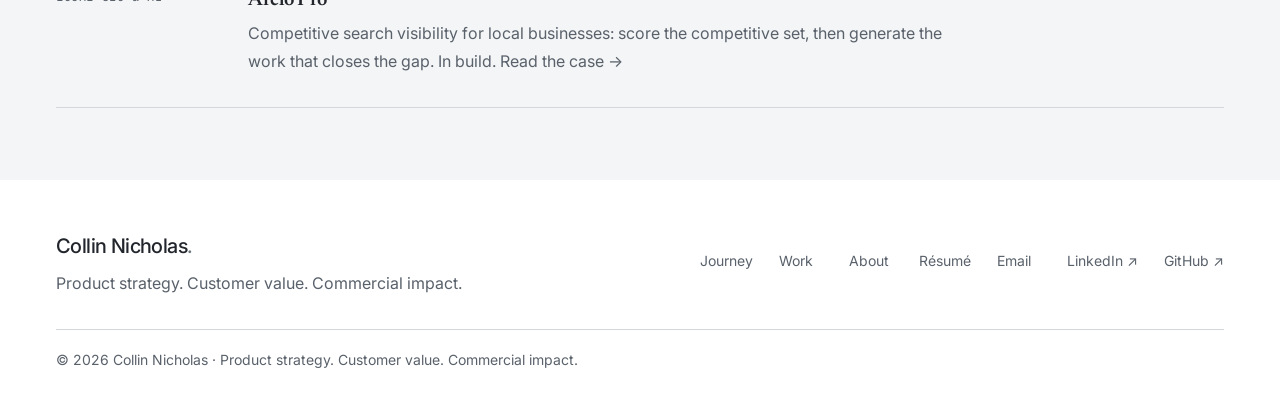
<file: work.html>
<!DOCTYPE html>
<html lang="en">
<head>
<meta charset="UTF-8">
<meta name="viewport" content="width=device-width, initial-scale=1.0">
<title>Collin Nicholas — Work and experience</title>
<meta name="description" content="Three executive case studies in commercialization, retention, and operating-model change — plus the wider enterprise record from Persado, Employ, Jobvite, MicroStrategy, and FICO.">
<meta property="og:type" content="website">
<meta property="og:title" content="Collin Nicholas — Work and experience">
<meta property="og:description" content="Commercialization, retention, and operating-model case studies, plus the enterprise record behind them.">
<link rel="preconnect" href="https://fonts.googleapis.com">
<link rel="preconnect" href="https://fonts.gstatic.com" crossorigin>
<link href="https://fonts.googleapis.com/css2?family=Inter:wght@400;500;600;700&amp;family=Newsreader:ital,opsz,wght@0,6..72,300..700;1,6..72,300..700&amp;family=JetBrains+Mono:wght@400;500&amp;display=swap" rel="stylesheet">
<link rel="stylesheet" href="css/tokens.css">
<link rel="stylesheet" href="css/grid.css">
<link rel="stylesheet" href="css/base.css">
<link rel="stylesheet" href="css/components.css">
<link rel="stylesheet" href="css/case-study.css">
<link rel="stylesheet" href="css/studio.css">
<link rel="stylesheet" href="css/motion.css">
<link rel="stylesheet" href="css/executive.css">
<link rel="icon" type="image/svg+xml" href="assets/favicon.svg">
</head>
<body class="portfolio-page">
<a href="#main-content" class="skip-link">Skip to content</a>
<nav class="nav" aria-label="Main navigation">
  <div class="container nav__inner">
    <a href="index.html" class="nav__logo" aria-label="Collin Nicholas — Home">Collin Nicholas<span>.</span></a>
    <div class="nav__links" id="site-navigation">
      <a class="nav__link" href="index.html#leadership">Leadership</a>
      <a class="nav__link" href="work.html" aria-current="page">Work</a>
      <a class="nav__link" href="journey.html">Journey</a>
      <a class="nav__link" href="about.html">About</a>
      <a class="nav__link" href="index.html#contact">Contact</a>
    </div>
    <div class="nav__actions">
      <a class="nav__cta" href="mailto:Collin.R.Nicholas@gmail.com">Let’s talk ↗</a>
      <button type="button" class="nav__toggle" aria-label="Toggle navigation" aria-expanded="false" aria-controls="site-navigation"><span></span><span></span><span></span></button>
    </div>
  </div>
</nav>
<main id="main-content">
<section class="hero--project">
  <div class="container hero--project__inner">
    <nav class="hero__breadcrumb" aria-label="Breadcrumb"><a href="index.html">Home</a><span aria-hidden="true">/</span><span aria-current="page">Work &amp; experience</span></nav>
    <h1 class="hero__project-title">The record <em>behind the bets.</em></h1>
    <p class="hero__project-lede">Enterprise software since 2012. Three decisions in depth — a revenue stream, an account recovery, an operating model — then the wider record: commercialization, adoption, and enterprise delivery.</p>
  </div>
</section>

<section class="section" id="cases"><div class="container"><div class="section__header">
<p class="section__eyebrow">Featured case studies</p>
<h2 class="section__title">The decisions <em>behind the outcomes.</em></h2>
<p class="section__subtitle">Each case follows the same structure: context, problem, options, decision, my role, outcome, and what I would change.</p>
</div>
<div class="cs-grid cs-grid--three">
<article class="cs-card"><p class="cs-card__eyebrow">Case study A · Commercial strategy</p><h3 class="cs-card__title">Creating a $1.76M revenue stream</h3><p class="cs-card__desc">Three ATS platforms, three fragmented integrations. The decision to build one shared service and price it as a product.</p><p class="cs-card__result" data-meta>$1.76M ARR · year one</p><a class="studio-text-link" href="projects/case-shared-service.html">Read the case <span aria-hidden="true">→</span></a></article>
<article class="cs-card"><p class="cs-card__eyebrow">Case study B · Retention &amp; expansion</p><h3 class="cs-card__title">Recovering a Fortune 100 account</h3><p class="cs-card__desc">A failed post-acquisition integration, a termination-for-convenience clause, and six months of recovery work across four functions.</p><p class="cs-card__result" data-meta>$880K · two-year agreement</p><a class="studio-text-link" href="projects/case-fortune100.html">Read the case <span aria-hidden="true">→</span></a></article>
<article class="cs-card"><p class="cs-card__eyebrow">Case study C · Operating model</p><h3 class="cs-card__title">Changing how the team ships</h3><p class="cs-card__desc">Releases every few months, no roadmap, and a constraint that moved once the first one was removed.</p><p class="cs-card__result" data-meta>Weekly releases</p><a class="studio-text-link" href="projects/case-delivery-model.html">Read the case <span aria-hidden="true">→</span></a></article>
</div></div></section>

<section class="section" id="persado"><div class="container" id="current"><div class="section__header">
<p class="section__eyebrow">Portfolio strategy · Persado</p>
<h2 class="section__title">Growth, retention, <em>and product design.</em></h2>
<p class="section__subtitle">Director of Product since August 2026. Growth and retention product for enterprise financial services, plus the product design function. Three products, one commercial chain: find the opportunity, act on it, prove the value.</p>
</div><div class="timeline">
<article class="timeline__item"><div class="timeline__period">Operating model</div><div><h3 class="timeline__role">Weekly releases, up from every few months</h3><p class="timeline__desc">With engineering leadership: stand-ups, simplified Jira workflows, the team's first roadmap, and a weekly Wednesday deploy. That moved the constraint into marketing and enablement, which is why release messaging now goes out in Slack and email and enablement sessions cover sales, marketing, and customers. <a class="studio-secondary-link" href="projects/case-delivery-model.html">Read the case →</a></p></div></article>
<article class="timeline__item"><div class="timeline__period">Acquisition</div><div><h3 class="timeline__role">Market Scan and agentic prospecting</h3><p class="timeline__desc">Market Scan reviews live and planned marketing content for conversion performance and compliance risk. It launched before August 2026; product direction is mine. The prospecting engine was my idea and my build: it crawls the sites of roughly 800 U.S. banks, scores their assets with Market Scan, and turns findings into personalized outreach drafts. The campaign it powers is running now.</p></div></article>
<article class="timeline__item"><div class="timeline__period">Adoption</div><div><h3 class="timeline__role">Turning analysis into action</h3><p class="timeline__desc">Prioritized opportunities reach the marketer with the evidence attached, before the change rather than after. The decision was to make the recommendation inspectable — performance and compliance evidence in view — so teams can act without re-litigating the analysis.</p></div></article>
<article class="timeline__item"><div class="timeline__period">Retention &amp; expansion</div><div><h3 class="timeline__role">ROI &amp; Value Dashboard</h3><p class="timeline__desc">Most customers experience Persado through our team rather than the product, so delivered value often goes unseen at renewal. The first version of a dashboard turned experiment results into scheduled value summaries for quarterly business reviews. The bigger win is expansion: the same summary goes to business units we don't serve yet — here's what Persado did for your credit card team.</p></div></article>
</div><div class="hero__cta"><a class="btn btn--primary" href="https://www.persado.com/optimize" target="_blank" rel="noopener">Explore Market Scan ↗</a><a class="btn btn--secondary" href="https://www.linkedin.com/feed/update/urn:li:activity:7513679131218354178/" target="_blank" rel="noopener">Read the Persado Live post ↗</a></div></div></section>

<section class="section" id="enterprise"><div class="container"><div class="section__header">
<p class="section__eyebrow">Additional enterprise accomplishments</p>
<h2 class="section__title">Commercial results. <em>Adoption. Enterprise change.</em></h2>
<p class="section__subtitle">Every result names the company, the initiative, and the role I held when it happened.</p>
</div><div class="timeline">
<article class="timeline__item"><div class="timeline__period">MicroStrategy · Pipeline</div><div><h3 class="timeline__role">$31M pipeline in 18 months</h3><p class="timeline__desc">As Principal Technical Program Manager, I scaled a customer program to 400+ accounts over 18 months — $31M in pipeline that converted to closed business — and wrote the methodology 500+ consultants were trained on.</p></div></article>
<article class="timeline__item"><div class="timeline__period">Jobvite · Enterprise delivery</div><div><h3 class="timeline__role">1,500 customers moved to a new UI</h3><p class="timeline__desc">The nine-month NextGen UI program moved 1,500 customers in three waves: leadership alignment across the business, an Early Adopter program, and a rollout that held.</p></div></article>
<article class="timeline__item"><div class="timeline__period">Employ · AI trust</div><div><h3 class="timeline__role">Application Integrity: demand proven before the build</h3><p class="timeline__desc">Application fraud was a growing customer risk. Employ's first AI trust and integrity initiative covered fraud detection, candidate screening, and identity verification, with a three-horizon plan from bot blocking to competitive differentiation. Demand was tested with an AI-built MVP before engineering committed: 300+ registrations and 20–40 inbound demo requests at launch.</p></div></article>
<article class="timeline__item"><div class="timeline__period">Jobvite · Adoption</div><div><h3 class="timeline__role">36% growth in customer activity</h3><p class="timeline__desc">Candidate Texting reached 2,300+ organizations and 18,000 users. Ownership moved to product in 2021, and customer activity grew 36% year over year.</p></div></article>
<article class="timeline__item"><div class="timeline__period">Employ · AI matching</div><div><h3 class="timeline__role">AI matching recruiters can inspect</h3><p class="timeline__desc">Talent Fit was rebuilt with human-in-the-loop prompting, custom matching logic, and a transparency layer, so recruiters can see why a match surfaced.</p></div></article>
<article class="timeline__item"><div class="timeline__period">Employ · AI governance</div><div><h3 class="timeline__role">Responsible AI built into delivery</h3><p class="timeline__desc">Responsible-AI governance ran on IBM watsonx.governance: bias detection, accuracy oversight, and enterprise security review before release.</p></div></article>
<article class="timeline__item"><div class="timeline__period">Employ · Go-to-market</div><div><h3 class="timeline__role">AI products to market</h3><p class="timeline__desc">An in-app AI Marketplace shipped with sales and marketing; five AI capabilities were packaged into a screening suite.</p></div></article>
<article class="timeline__item"><div class="timeline__period">Employ · Partnerships</div><div><h3 class="timeline__role">Vendor and integration partners</h3><p class="timeline__desc">Integrations with Twilio, ID.me, VONQ, and ProboTalent balanced scope, cost, and dependency against the roadmap.</p></div></article>
</div><div class="hero__cta"><a class="btn btn--primary" href="journey.html">Walk the full journey →</a><a class="btn btn--secondary" href="mailto:Collin.R.Nicholas@gmail.com">Email me ↗</a></div></div></section>

<section class="section" id="supporting"><div class="container"><div class="section__header">
<p class="section__eyebrow">Supporting work</p>
<h2 class="section__title">Independent products <em>and build stories.</em></h2>
<p class="section__subtitle">Products I designed, built, and run myself — the same discipline, with my own money on the line.</p>
</div>
<div class="timeline">
<article class="timeline__item"><div class="timeline__period">Product discovery &amp; AI</div><div><h3 class="timeline__role">The PM Toolkit</h3><p class="timeline__desc">A workspace that keeps product context, cited research, and planning artifacts connected. Live product. <a class="studio-secondary-link" href="projects/the-pm-toolkit.html">Read the build story →</a></p></div></article>
<article class="timeline__item"><div class="timeline__period">Construction &amp; AI</div><div><h3 class="timeline__role">BidPacket</h3><p class="timeline__desc">Turns plans and RFPs into a project summary, materials checklist, and editable proposal draft, leaving pricing and submission with the contractor. Live product. <a class="studio-secondary-link" href="projects/bidpacket.html">Read the build story →</a></p></div></article>
<article class="timeline__item"><div class="timeline__period">Local SEO &amp; AI</div><div><h3 class="timeline__role">Arclo Pro</h3><p class="timeline__desc">Competitive search visibility for local businesses: score the competitive set, then generate the work that closes the gap. In build. <a class="studio-secondary-link" href="projects/arclo-prospecting.html">Read the case →</a></p></div></article>
</div></div></section>
</main>
<footer class="footer">
  <div class="container footer__inner">
    <div><div class="footer__brand-name">Collin Nicholas<span>.</span></div>
<div class="footer__brand-note">Product strategy. Customer value. Commercial impact.</div></div>
    <div class="footer__links">
      <a class="footer__link" href="journey.html">Journey</a>
      <a class="footer__link" href="work.html">Work</a>
      <a class="footer__link" href="about.html">About</a>
      <a class="footer__link" href="Collin_Nicholas_Resume.pdf" download>Résumé</a>
      <a class="footer__link" href="mailto:Collin.R.Nicholas@gmail.com">Email</a>
      <a class="footer__link" href="https://www.linkedin.com/in/collinnicholas/" target="_blank" rel="noopener">LinkedIn ↗</a>
      <a class="footer__link" href="https://github.com/collinrnicholas" target="_blank" rel="noopener">GitHub ↗</a>
    </div>
    <div class="footer__meta">© 2026 Collin Nicholas · Product strategy. Customer value. Commercial impact.</div>
  </div>
</footer>
<script src="js/studio.js"></script>
<script src="js/motion.js"></script>
</body>
</html>
</file>
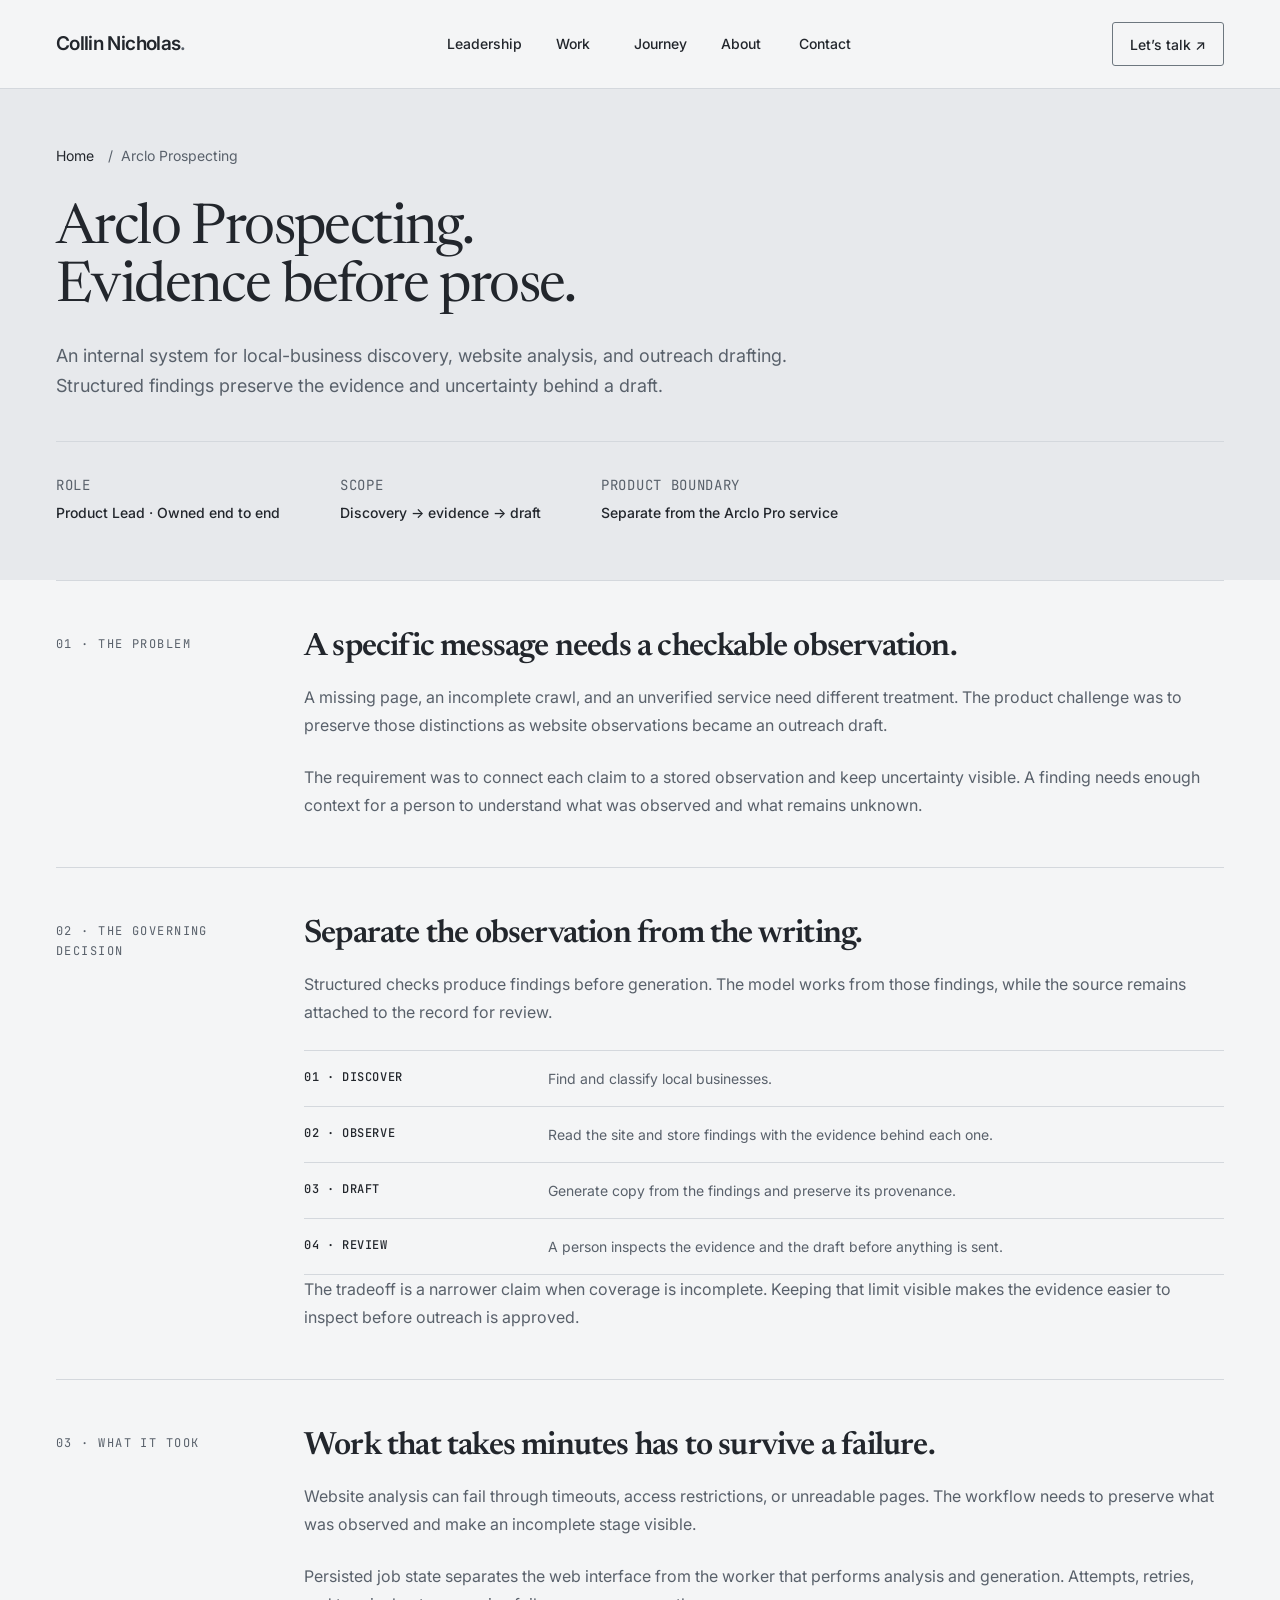
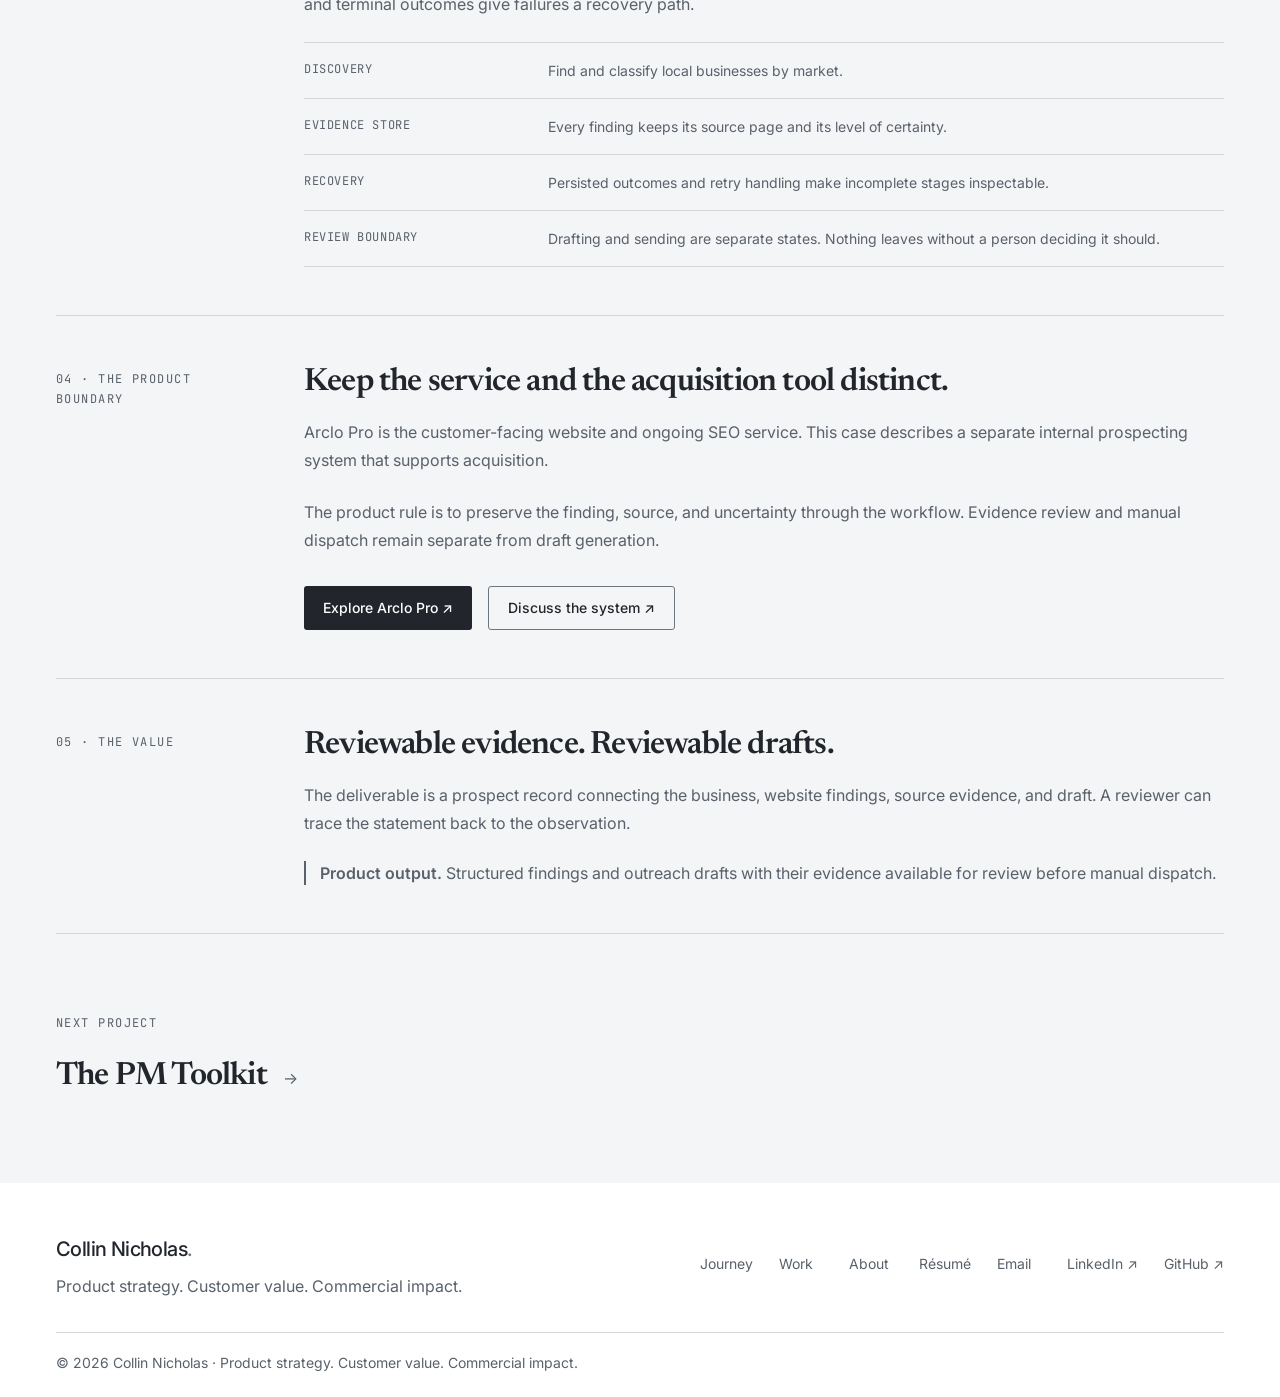
<file: projects/arclo-prospecting.html>
<!DOCTYPE html>
<html lang="en">
<head>
<meta charset="UTF-8">
<meta name="viewport" content="width=device-width, initial-scale=1.0">
<title>Collin Nicholas — Arclo Prospecting</title>
<meta name="description" content="An internal prospecting system built around structured website findings, durable jobs, and evidence-grounded outreach drafts.">
<meta property="og:type" content="article">
<meta property="og:title" content="Collin Nicholas — Arclo Prospecting">
<meta property="og:description" content="An internal prospecting system built around structured website findings, durable jobs, and evidence-grounded outreach drafts.">
<link rel="preconnect" href="https://fonts.googleapis.com">
<link rel="preconnect" href="https://fonts.gstatic.com" crossorigin>
<link href="https://fonts.googleapis.com/css2?family=Inter:wght@400;500;600;700&amp;family=Newsreader:ital,opsz,wght@0,6..72,300..700;1,6..72,300..700&amp;family=JetBrains+Mono:wght@400;500&amp;display=swap" rel="stylesheet">
<link rel="stylesheet" href="../css/tokens.css">
<link rel="stylesheet" href="../css/grid.css">
<link rel="stylesheet" href="../css/base.css">
<link rel="stylesheet" href="../css/components.css">
<link rel="stylesheet" href="../css/case-study.css">
<link rel="stylesheet" href="../css/studio.css">
<link rel="stylesheet" href="../css/motion.css">
<link rel="stylesheet" href="../css/executive.css">
<link rel="icon" type="image/svg+xml" href="../assets/favicon.svg">
</head>
<body class="portfolio-page">
<a href="#main-content" class="skip-link">Skip to content</a>
<nav class="nav" aria-label="Main navigation">
  <div class="container nav__inner">
    <a href="../index.html" class="nav__logo" aria-label="Collin Nicholas — Home">Collin Nicholas<span>.</span></a>
    <div class="nav__links" id="site-navigation">
      <a class="nav__link" href="../index.html#leadership">Leadership</a>
      <a class="nav__link" href="../work.html">Work</a>
      <a class="nav__link" href="../journey.html">Journey</a>
      <a class="nav__link" href="../about.html">About</a>
      <a class="nav__link" href="../index.html#contact">Contact</a>
    </div>
    <div class="nav__actions">
      <a class="nav__cta" href="mailto:Collin.R.Nicholas@gmail.com">Let’s talk ↗</a>
      <button type="button" class="nav__toggle" aria-label="Toggle navigation" aria-expanded="false" aria-controls="site-navigation"><span></span><span></span><span></span></button>
    </div>
  </div>
</nav>
<main id="main-content">
<section class="hero--project">
  <div class="container hero--project__inner">
    <nav class="hero__breadcrumb" aria-label="Breadcrumb"><a href="../index.html">Home</a><span aria-hidden="true">/</span><span aria-current="page">Arclo Prospecting</span></nav>
    <h1 class="hero__project-title">Arclo Prospecting.<br>Evidence before prose.</h1>
    <p class="hero__project-lede">An internal system for local-business discovery, website analysis, and outreach drafting. Structured findings preserve the evidence and uncertainty behind a draft.</p>
    <div class="hero__meta"><div class="hero__meta-item"><div class="hero__meta-label">Role</div>
<div class="hero__meta-value">Product Lead · Owned end to end</div></div>
<div class="hero__meta-item"><div class="hero__meta-label">Scope</div>
<div class="hero__meta-value">Discovery → evidence → draft</div></div>
<div class="hero__meta-item"><div class="hero__meta-label">Product boundary</div>
<div class="hero__meta-value">Separate from the Arclo Pro service</div></div></div>
  </div>
</section>
<div class="container">
<article class="cs-chapter"><div class="cs-chapter__label">01 · The problem</div>
<div>
<h2 class="cs-chapter__title">A specific message needs a checkable observation.</h2>
<div class="cs-chapter__body">
<p>A missing page, an incomplete crawl, and an unverified service need different treatment. The product challenge was to preserve those distinctions as website observations became an outreach draft.</p>
<p>The requirement was to connect each claim to a stored observation and keep uncertainty visible. A finding needs enough context for a person to understand what was observed and what remains unknown.</p>
</div></div></article>
<article class="cs-chapter"><div class="cs-chapter__label">02 · The governing decision</div>
<div>
<h2 class="cs-chapter__title">Separate the observation from the writing.</h2>
<div class="cs-chapter__body">
<p>Structured checks produce findings before generation. The model works from those findings, while the source remains attached to the record for review.</p>
<ol class="cs-list" aria-label="Prospecting workflow schematic">
<li class="cs-list__item"><strong class="cs-list__key">01 · Discover</strong><span class="cs-list__val">Find and classify local businesses.</span></li>
<li class="cs-list__item"><strong class="cs-list__key">02 · Observe</strong><span class="cs-list__val">Read the site and store findings with the evidence behind each one.</span></li>
<li class="cs-list__item"><strong class="cs-list__key">03 · Draft</strong><span class="cs-list__val">Generate copy from the findings and preserve its provenance.</span></li>
<li class="cs-list__item"><strong class="cs-list__key">04 · Review</strong><span class="cs-list__val">A person inspects the evidence and the draft before anything is sent.</span></li>
</ol>
<p>The tradeoff is a narrower claim when coverage is incomplete. Keeping that limit visible makes the evidence easier to inspect before outreach is approved.</p>
</div></div></article>
<article class="cs-chapter"><div class="cs-chapter__label">03 · What it took</div>
<div>
<h2 class="cs-chapter__title">Work that takes minutes has to survive a failure.</h2>
<div class="cs-chapter__body">
<p>Website analysis can fail through timeouts, access restrictions, or unreadable pages. The workflow needs to preserve what was observed and make an incomplete stage visible.</p>
<p>Persisted job state separates the web interface from the worker that performs analysis and generation. Attempts, retries, and terminal outcomes give failures a recovery path.</p>
<div class="cs-list"><div class="cs-list__item"><div class="cs-list__key">Discovery</div>
<div class="cs-list__val">Find and classify local businesses by market.</div></div>
<div class="cs-list__item"><div class="cs-list__key">Evidence store</div>
<div class="cs-list__val">Every finding keeps its source page and its level of certainty.</div></div>
<div class="cs-list__item"><div class="cs-list__key">Recovery</div>
<div class="cs-list__val">Persisted outcomes and retry handling make incomplete stages inspectable.</div></div>
<div class="cs-list__item"><div class="cs-list__key">Review boundary</div>
<div class="cs-list__val">Drafting and sending are separate states. Nothing leaves without a person deciding it should.</div></div></div></div></div></article>
<article class="cs-chapter"><div class="cs-chapter__label">04 · The product boundary</div>
<div>
<h2 class="cs-chapter__title">Keep the service and the acquisition tool distinct.</h2>
<div class="cs-chapter__body">
<p>Arclo Pro is the customer-facing website and ongoing SEO service. This case describes a separate internal prospecting system that supports acquisition.</p>
<p>The product rule is to preserve the finding, source, and uncertainty through the workflow. Evidence review and manual dispatch remain separate from draft generation.</p>
<div class="hero__cta"><a class="btn btn--primary" href="https://arclo.pro/" target="_blank" rel="noopener">Explore Arclo Pro ↗</a><a class="btn btn--secondary" href="mailto:Collin.R.Nicholas@gmail.com?subject=Arclo%20Prospecting">Discuss the system ↗</a></div></div></div></article>
<article class="cs-chapter"><div class="cs-chapter__label">05 · The value</div>
<div>
<h2 class="cs-chapter__title">Reviewable evidence. Reviewable drafts.</h2>
<div class="cs-chapter__body">
<p>The deliverable is a prospect record connecting the business, website findings, source evidence, and draft. A reviewer can trace the statement back to the observation.</p>
<p class="cs-chapter__value"><strong>Product output.</strong> Structured findings and outreach drafts with their evidence available for review before manual dispatch.</p>
</div></div></article>
<div class="next-project"><div class="next-project__label">Next project</div><a class="next-project__link" href="the-pm-toolkit.html"><span class="next-project__title">The PM Toolkit</span><span class="next-project__arrow" aria-hidden="true">→</span></a></div></div>
</main>
<footer class="footer">
  <div class="container footer__inner">
    <div><div class="footer__brand-name">Collin Nicholas<span>.</span></div>
<div class="footer__brand-note">Product strategy. Customer value. Commercial impact.</div></div>
    <div class="footer__links">
      <a class="footer__link" href="../journey.html">Journey</a>
      <a class="footer__link" href="../work.html">Work</a>
      <a class="footer__link" href="../about.html">About</a>
      <a class="footer__link" href="../Collin_Nicholas_Resume.pdf" download>Résumé</a>
      <a class="footer__link" href="mailto:Collin.R.Nicholas@gmail.com">Email</a>
      <a class="footer__link" href="https://www.linkedin.com/in/collinnicholas/" target="_blank" rel="noopener">LinkedIn ↗</a>
      <a class="footer__link" href="https://github.com/collinrnicholas" target="_blank" rel="noopener">GitHub ↗</a>
    </div>
    <div class="footer__meta">© 2026 Collin Nicholas · Product strategy. Customer value. Commercial impact.</div>
  </div>
</footer>
<script src="../js/studio.js"></script>
<script src="../js/motion.js"></script>
</body>
</html>
</file>
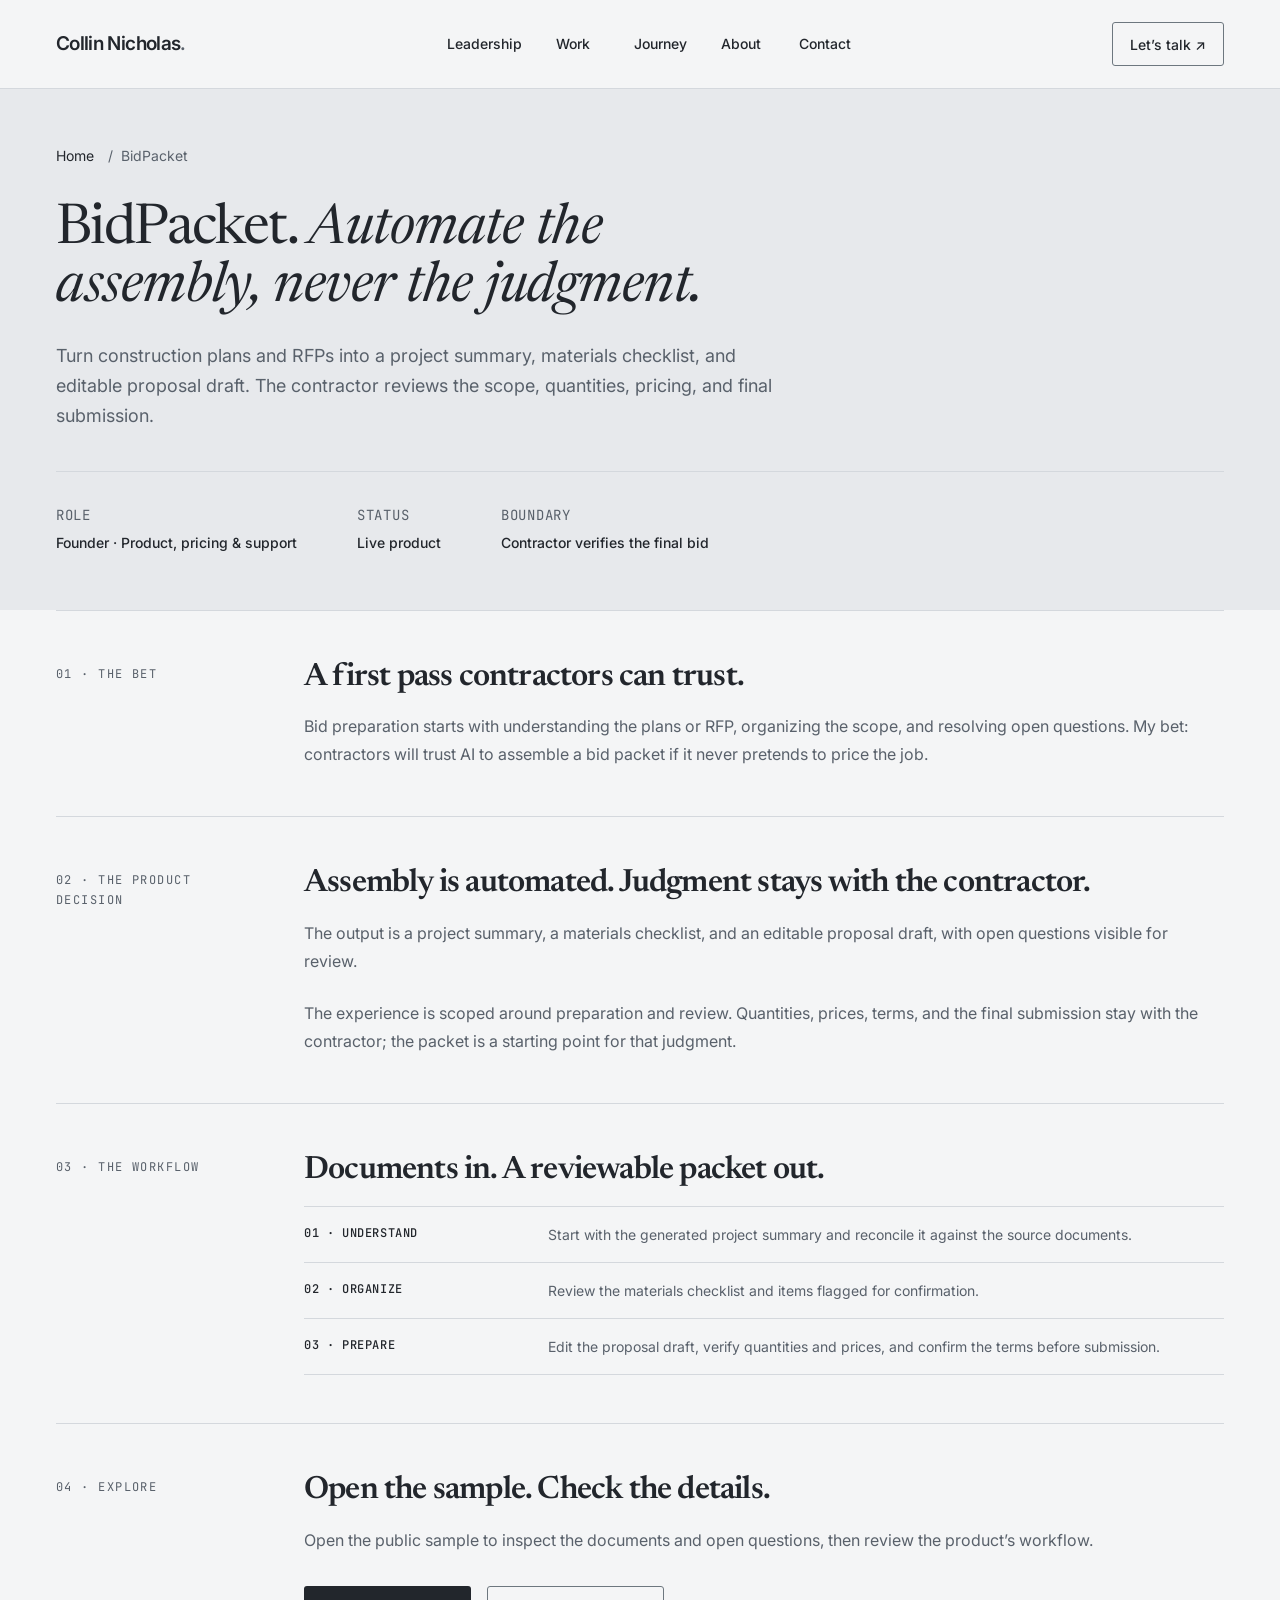
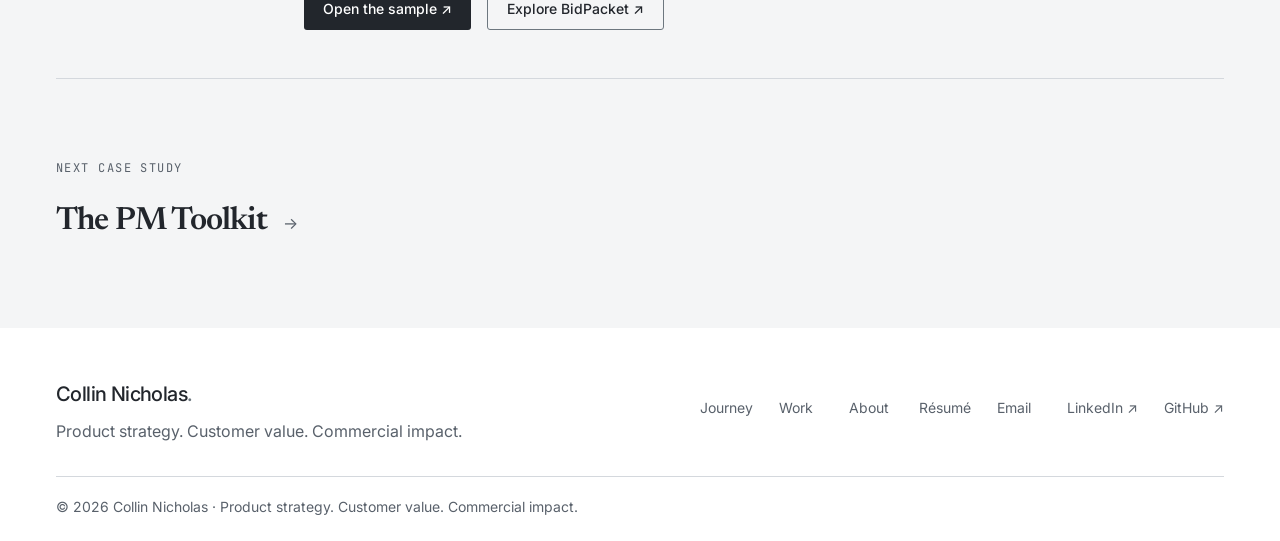
<file: projects/bidpacket.html>
<!DOCTYPE html>
<html lang="en">
<head>
<meta charset="UTF-8">
<meta name="viewport" content="width=device-width, initial-scale=1.0">
<title>Collin Nicholas — BidPacket</title>
<meta name="description" content="Construction bid preparation from plans and RFPs: a project summary, materials checklist, and editable proposal draft for contractor review.">
<meta property="og:type" content="article">
<meta property="og:title" content="Collin Nicholas — BidPacket">
<meta property="og:description" content="Construction bid preparation from plans and RFPs: summaries, materials checklists, and editable proposals for contractor review.">
<link rel="preconnect" href="https://fonts.googleapis.com">
<link rel="preconnect" href="https://fonts.gstatic.com" crossorigin>
<link href="https://fonts.googleapis.com/css2?family=Inter:wght@400;500;600;700&amp;family=Newsreader:ital,opsz,wght@0,6..72,300..700;1,6..72,300..700&amp;family=JetBrains+Mono:wght@400;500&amp;display=swap" rel="stylesheet">
<link rel="stylesheet" href="../css/tokens.css">
<link rel="stylesheet" href="../css/grid.css">
<link rel="stylesheet" href="../css/base.css">
<link rel="stylesheet" href="../css/components.css">
<link rel="stylesheet" href="../css/case-study.css">
<link rel="stylesheet" href="../css/studio.css">
<link rel="stylesheet" href="../css/motion.css">
<link rel="stylesheet" href="../css/executive.css">
<link rel="icon" type="image/svg+xml" href="../assets/favicon.svg">
</head>
<body class="portfolio-page">
<a href="#main-content" class="skip-link">Skip to content</a>
<nav class="nav" aria-label="Main navigation">
  <div class="container nav__inner">
    <a href="../index.html" class="nav__logo" aria-label="Collin Nicholas — Home">Collin Nicholas<span>.</span></a>
    <div class="nav__links" id="site-navigation">
      <a class="nav__link" href="../index.html#leadership">Leadership</a>
      <a class="nav__link" href="../work.html">Work</a>
      <a class="nav__link" href="../journey.html">Journey</a>
      <a class="nav__link" href="../about.html">About</a>
      <a class="nav__link" href="../index.html#contact">Contact</a>
    </div>
    <div class="nav__actions">
      <a class="nav__cta" href="mailto:Collin.R.Nicholas@gmail.com">Let’s talk ↗</a>
      <button type="button" class="nav__toggle" aria-label="Toggle navigation" aria-expanded="false" aria-controls="site-navigation"><span></span><span></span><span></span></button>
    </div>
  </div>
</nav>
<main id="main-content">
<section class="hero--project">
  <div class="container hero--project__inner">
    <nav class="hero__breadcrumb" aria-label="Breadcrumb"><a href="../index.html">Home</a><span aria-hidden="true">/</span><span aria-current="page">BidPacket</span></nav>
    <h1 class="hero__project-title">BidPacket. <em>Automate the assembly, never the judgment.</em></h1>
    <p class="hero__project-lede">Turn construction plans and RFPs into a project summary, materials checklist, and editable proposal draft. The contractor reviews the scope, quantities, pricing, and final submission.</p>
    <div class="hero__meta"><div class="hero__meta-item"><div class="hero__meta-label">Role</div>
<div class="hero__meta-value">Founder · Product, pricing &amp; support</div></div>
<div class="hero__meta-item"><div class="hero__meta-label">Status</div>
<div class="hero__meta-value">Live product</div></div>
<div class="hero__meta-item"><div class="hero__meta-label">Boundary</div>
<div class="hero__meta-value">Contractor verifies the final bid</div></div></div>
  </div>
</section>
<div class="container">
<article class="cs-chapter"><div class="cs-chapter__label">01 · The bet</div>
<div>
<h2 class="cs-chapter__title">A first pass contractors can trust.</h2>
<div class="cs-chapter__body">
<p>Bid preparation starts with understanding the plans or RFP, organizing the scope, and resolving open questions. My bet: contractors will trust AI to assemble a bid packet if it never pretends to price the job.</p>
</div></div></article>
<article class="cs-chapter"><div class="cs-chapter__label">02 · The product decision</div>
<div>
<h2 class="cs-chapter__title">Assembly is automated. Judgment stays with the contractor.</h2>
<div class="cs-chapter__body">
<p>The output is a project summary, a materials checklist, and an editable proposal draft, with open questions visible for review.</p>
<p>The experience is scoped around preparation and review. Quantities, prices, terms, and the final submission stay with the contractor; the packet is a starting point for that judgment.</p>
</div></div></article>
<article class="cs-chapter"><div class="cs-chapter__label">03 · The workflow</div>
<div>
<h2 class="cs-chapter__title">Documents in. A reviewable packet out.</h2>
<div class="cs-chapter__body"><ol class="cs-list" aria-label="BidPacket workflow schematic">
<li class="cs-list__item"><strong class="cs-list__key">01 · Understand</strong><span class="cs-list__val">Start with the generated project summary and reconcile it against the source documents.</span></li>
<li class="cs-list__item"><strong class="cs-list__key">02 · Organize</strong><span class="cs-list__val">Review the materials checklist and items flagged for confirmation.</span></li>
<li class="cs-list__item"><strong class="cs-list__key">03 · Prepare</strong><span class="cs-list__val">Edit the proposal draft, verify quantities and prices, and confirm the terms before submission.</span></li>
</ol></div></div></article>
<!-- TODO: What happened / What I'd change section, pending Collin -->
<article class="cs-chapter"><div class="cs-chapter__label">04 · Explore</div>
<div>
<h2 class="cs-chapter__title">Open the sample. Check the details.</h2>
<div class="cs-chapter__body">
<p>Open the public sample to inspect the documents and open questions, then review the product’s workflow.</p>
<div class="hero__cta"><a class="btn btn--primary" href="https://bidpacket.co/demo" target="_blank" rel="noopener">Open the sample ↗</a><a class="btn btn--secondary" href="https://bidpacket.co/" target="_blank" rel="noopener">Explore BidPacket ↗</a></div></div></div></article>
<div class="next-project"><div class="next-project__label">Next case study</div><a class="next-project__link" href="the-pm-toolkit.html"><span class="next-project__title">The PM Toolkit</span><span class="next-project__arrow" aria-hidden="true">→</span></a></div></div>
</main>
<footer class="footer">
  <div class="container footer__inner">
    <div><div class="footer__brand-name">Collin Nicholas<span>.</span></div>
<div class="footer__brand-note">Product strategy. Customer value. Commercial impact.</div></div>
    <div class="footer__links">
      <a class="footer__link" href="../journey.html">Journey</a>
      <a class="footer__link" href="../work.html">Work</a>
      <a class="footer__link" href="../about.html">About</a>
      <a class="footer__link" href="../Collin_Nicholas_Resume.pdf" download>Résumé</a>
      <a class="footer__link" href="mailto:Collin.R.Nicholas@gmail.com">Email</a>
      <a class="footer__link" href="https://www.linkedin.com/in/collinnicholas/" target="_blank" rel="noopener">LinkedIn ↗</a>
      <a class="footer__link" href="https://github.com/collinrnicholas" target="_blank" rel="noopener">GitHub ↗</a>
    </div>
    <div class="footer__meta">© 2026 Collin Nicholas · Product strategy. Customer value. Commercial impact.</div>
  </div>
</footer>
<script src="../js/studio.js"></script>
<script src="../js/motion.js"></script>
</body>
</html>
</file>
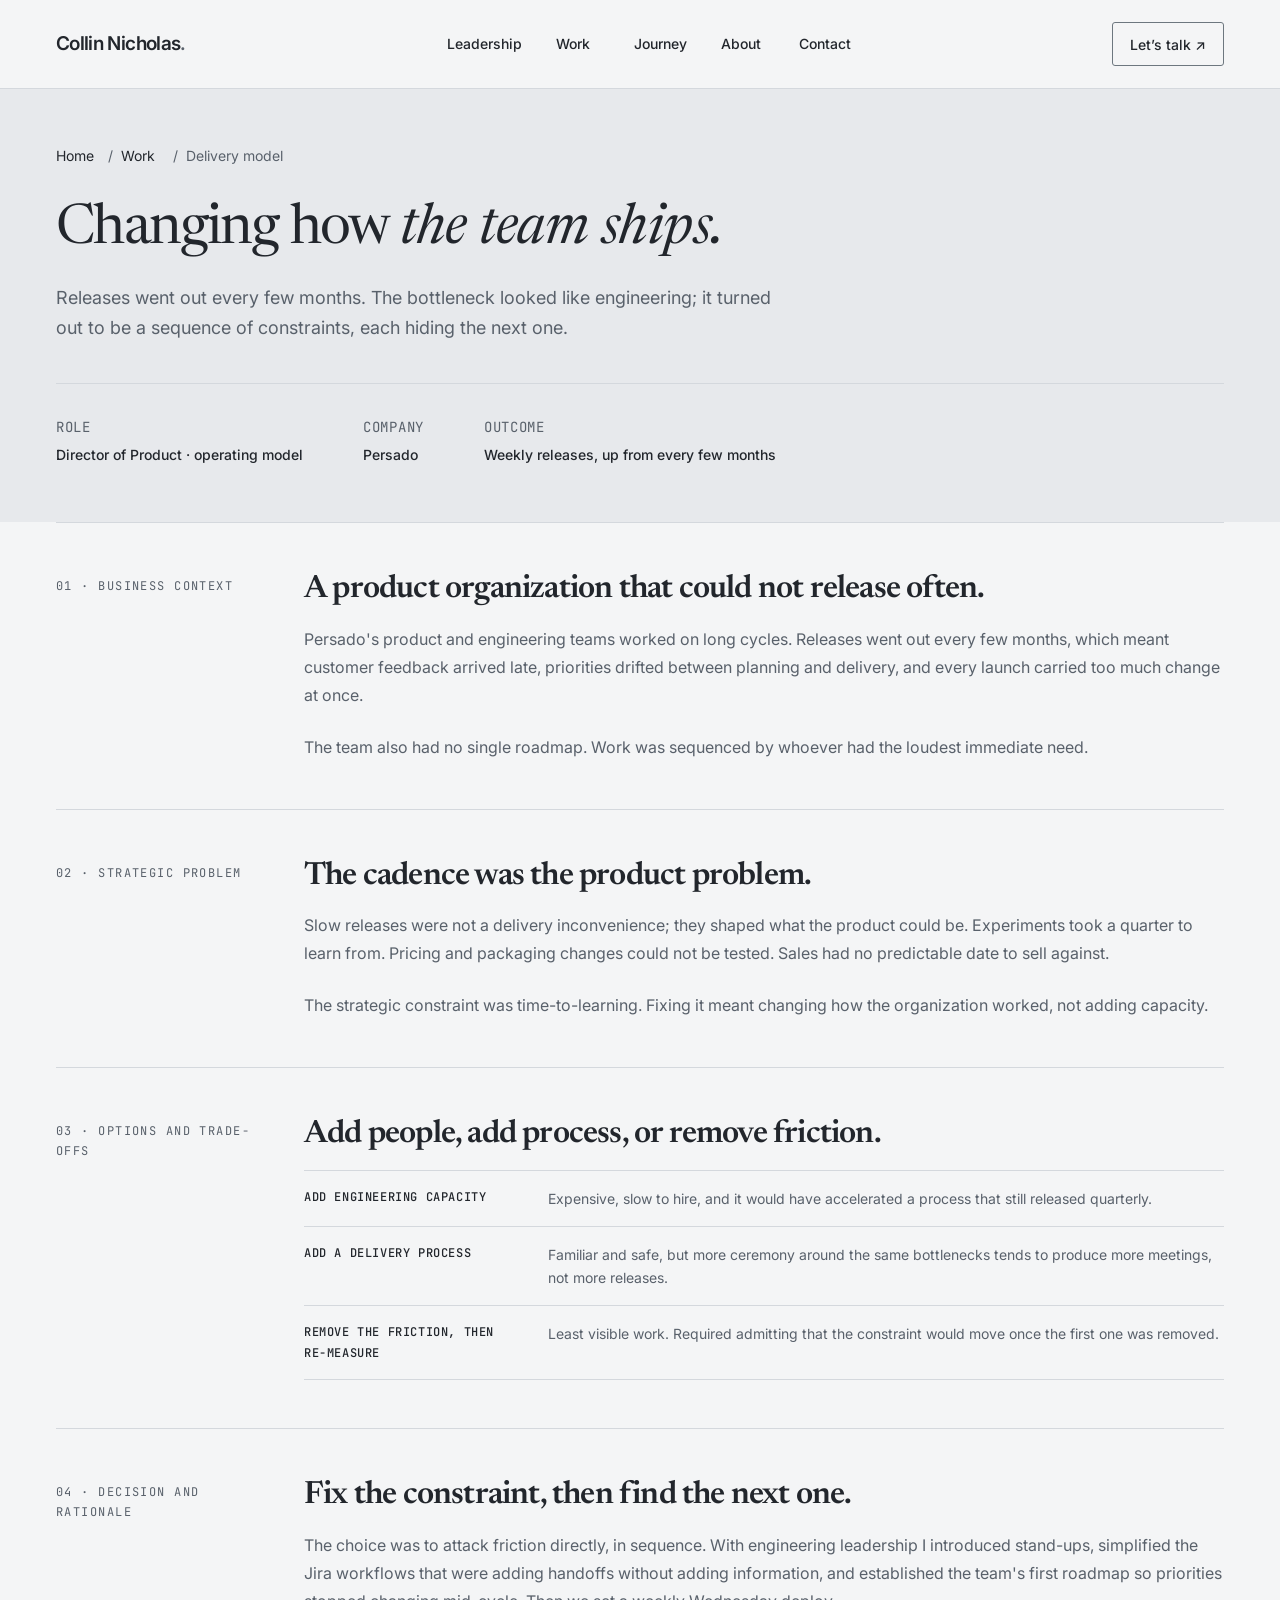
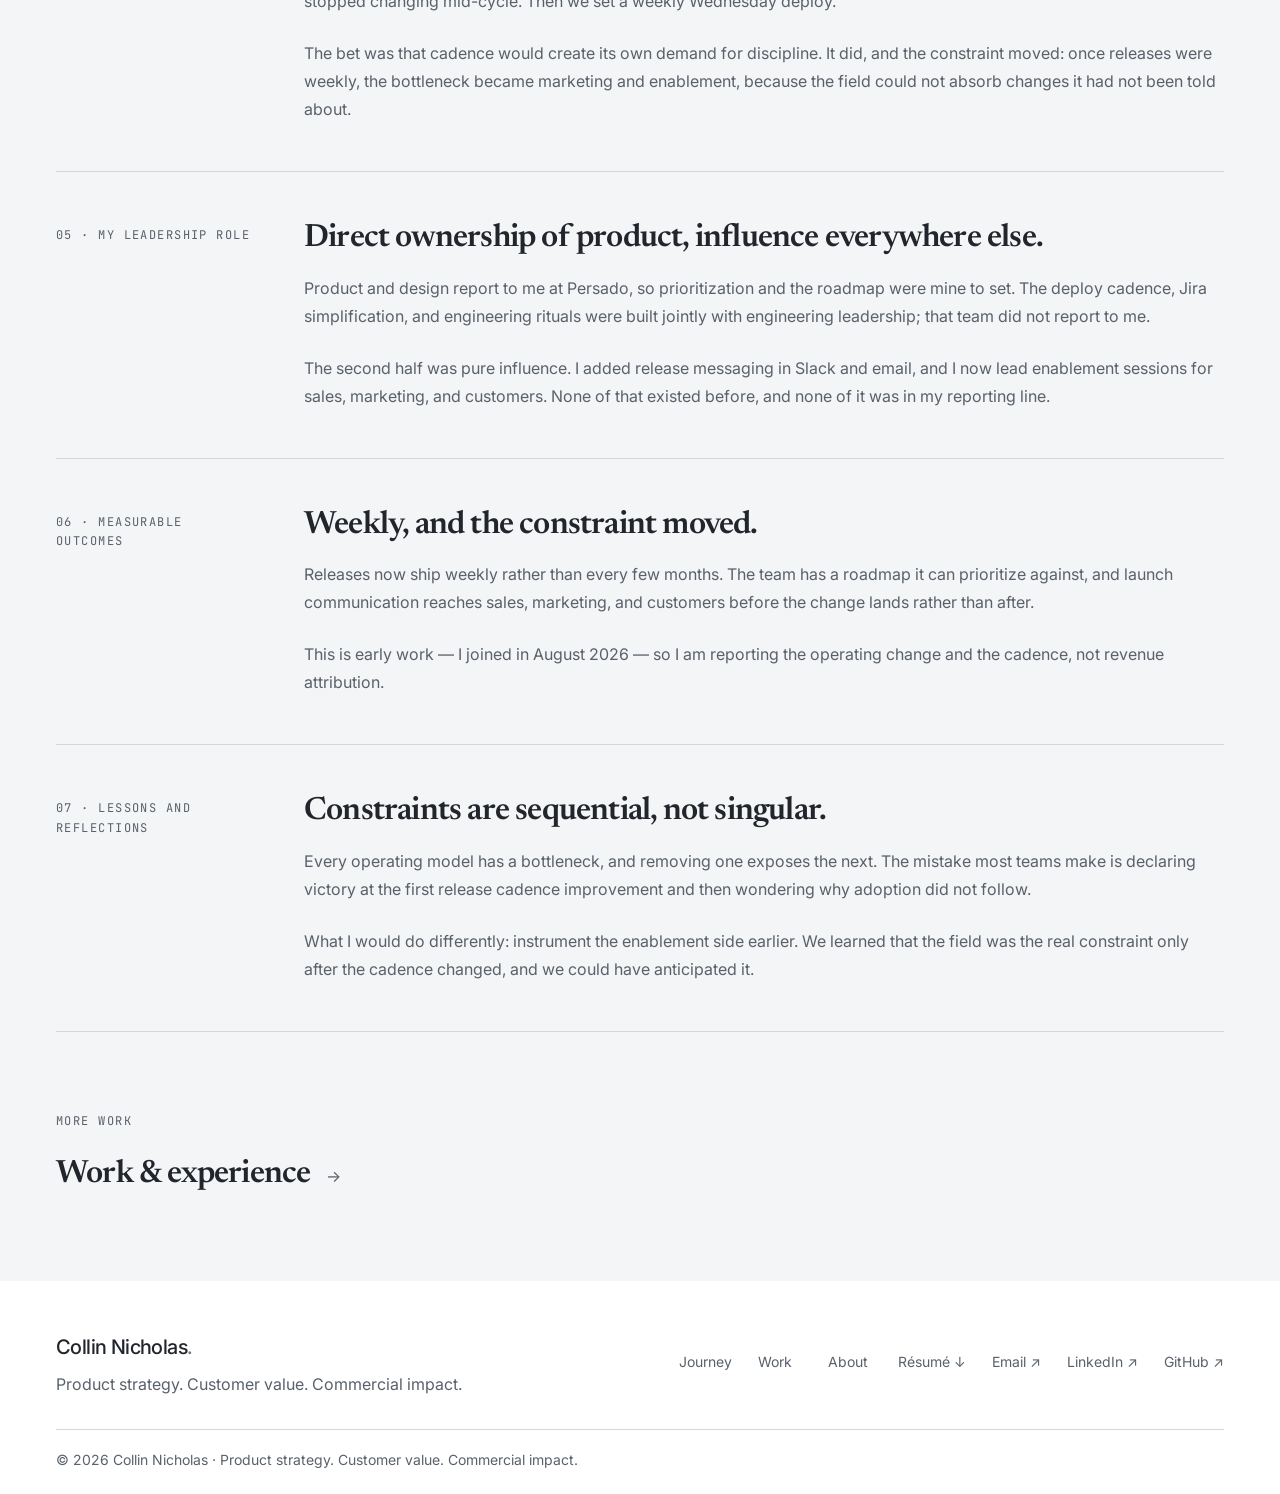
<file: projects/case-delivery-model.html>
<!DOCTYPE html>
<html lang="en">
<head>
<meta charset="UTF-8">
<meta name="viewport" content="width=device-width, initial-scale=1.0">
<title>Collin Nicholas — Changing how the team ships</title>
<meta name="description" content="Releases every few months, no roadmap, and a constraint that kept moving. How Persado's product and engineering teams moved to a weekly cadence.">
<meta property="og:type" content="article">
<meta property="og:title" content="Collin Nicholas — Changing how the team ships">
<meta property="og:description" content="From releases every few months to a weekly cadence — the operating-model decisions behind it, and the constraint that moved next.">
<link rel="preconnect" href="https://fonts.googleapis.com">
<link rel="preconnect" href="https://fonts.gstatic.com" crossorigin>
<link href="https://fonts.googleapis.com/css2?family=Inter:wght@400;500;600;700&amp;family=Newsreader:ital,opsz,wght@0,6..72,300..700;1,6..72,300..700&amp;family=JetBrains+Mono:wght@400;500&amp;display=swap" rel="stylesheet">
<link rel="stylesheet" href="../css/tokens.css">
<link rel="stylesheet" href="../css/grid.css">
<link rel="stylesheet" href="../css/base.css">
<link rel="stylesheet" href="../css/components.css">
<link rel="stylesheet" href="../css/case-study.css">
<link rel="stylesheet" href="../css/studio.css">
<link rel="stylesheet" href="../css/motion.css">
<link rel="stylesheet" href="../css/executive.css">
<link rel="icon" type="image/svg+xml" href="../assets/favicon.svg">
</head>
<body class="portfolio-page">
<a href="#main-content" class="skip-link">Skip to content</a>
<nav class="nav" aria-label="Main navigation">
  <div class="container nav__inner">
    <a href="../index.html" class="nav__logo" aria-label="Collin Nicholas — Home">Collin Nicholas<span>.</span></a>
    <div class="nav__links" id="site-navigation">
      <a class="nav__link" href="../index.html#leadership">Leadership</a>
      <a class="nav__link" href="../work.html" aria-current="page">Work</a>
      <a class="nav__link" href="../journey.html">Journey</a>
      <a class="nav__link" href="../about.html">About</a>
      <a class="nav__link" href="../index.html#contact">Contact</a>
    </div>
    <div class="nav__actions">
      <a class="nav__cta" href="mailto:Collin.R.Nicholas@gmail.com">Let’s talk ↗</a>
      <button type="button" class="nav__toggle" aria-label="Toggle navigation" aria-expanded="false" aria-controls="site-navigation"><span></span><span></span><span></span></button>
    </div>
  </div>
</nav>
<main id="main-content">
<section class="hero--project">
  <div class="container hero--project__inner">
    <nav class="hero__breadcrumb" aria-label="Breadcrumb"><a href="../index.html">Home</a><span aria-hidden="true">/</span><a href="../work.html">Work</a><span aria-hidden="true">/</span><span aria-current="page">Delivery model</span></nav>
    <h1 class="hero__project-title">Changing how <em>the team ships.</em></h1>
    <p class="hero__project-lede">Releases went out every few months. The bottleneck looked like engineering; it turned out to be a sequence of constraints, each hiding the next one.</p>
    <div class="hero__meta"><div class="hero__meta-item"><div class="hero__meta-label">Role</div>
<div class="hero__meta-value">Director of Product · operating model</div></div>
<div class="hero__meta-item"><div class="hero__meta-label">Company</div>
<div class="hero__meta-value">Persado</div></div>
<div class="hero__meta-item"><div class="hero__meta-label">Outcome</div>
<div class="hero__meta-value">Weekly releases, up from every few months</div></div></div>
  </div>
</section>
<div class="container">
<article class="cs-chapter"><div class="cs-chapter__label">01 · Business context</div>
<div>
<h2 class="cs-chapter__title">A product organization that could not release often.</h2>
<div class="cs-chapter__body">
<p>Persado's product and engineering teams worked on long cycles. Releases went out every few months, which meant customer feedback arrived late, priorities drifted between planning and delivery, and every launch carried too much change at once.</p>
<p>The team also had no single roadmap. Work was sequenced by whoever had the loudest immediate need.</p>
</div></div></article>
<article class="cs-chapter"><div class="cs-chapter__label">02 · Strategic problem</div>
<div>
<h2 class="cs-chapter__title">The cadence was the product problem.</h2>
<div class="cs-chapter__body">
<p>Slow releases were not a delivery inconvenience; they shaped what the product could be. Experiments took a quarter to learn from. Pricing and packaging changes could not be tested. Sales had no predictable date to sell against.</p>
<p>The strategic constraint was time-to-learning. Fixing it meant changing how the organization worked, not adding capacity.</p>
</div></div></article>
<article class="cs-chapter"><div class="cs-chapter__label">03 · Options and trade-offs</div>
<div>
<h2 class="cs-chapter__title">Add people, add process, or remove friction.</h2>
<div class="cs-chapter__body">
<ol class="cs-list" aria-label="Options considered">
<li class="cs-list__item"><strong class="cs-list__key">Add engineering capacity</strong><span class="cs-list__val">Expensive, slow to hire, and it would have accelerated a process that still released quarterly.</span></li>
<li class="cs-list__item"><strong class="cs-list__key">Add a delivery process</strong><span class="cs-list__val">Familiar and safe, but more ceremony around the same bottlenecks tends to produce more meetings, not more releases.</span></li>
<li class="cs-list__item"><strong class="cs-list__key">Remove the friction, then re-measure</strong><span class="cs-list__val">Least visible work. Required admitting that the constraint would move once the first one was removed.</span></li>
</ol>
</div></div></article>
<article class="cs-chapter"><div class="cs-chapter__label">04 · Decision and rationale</div>
<div>
<h2 class="cs-chapter__title">Fix the constraint, then find the next one.</h2>
<div class="cs-chapter__body">
<p>The choice was to attack friction directly, in sequence. With engineering leadership I introduced stand-ups, simplified the Jira workflows that were adding handoffs without adding information, and established the team's first roadmap so priorities stopped changing mid-cycle. Then we set a weekly Wednesday deploy.</p>
<p>The bet was that cadence would create its own demand for discipline. It did, and the constraint moved: once releases were weekly, the bottleneck became marketing and enablement, because the field could not absorb changes it had not been told about.</p>
</div></div></article>
<article class="cs-chapter"><div class="cs-chapter__label">05 · My leadership role</div>
<div>
<h2 class="cs-chapter__title">Direct ownership of product, influence everywhere else.</h2>
<div class="cs-chapter__body">
<p>Product and design report to me at Persado, so prioritization and the roadmap were mine to set. The deploy cadence, Jira simplification, and engineering rituals were built jointly with engineering leadership; that team did not report to me.</p>
<p>The second half was pure influence. I added release messaging in Slack and email, and I now lead enablement sessions for sales, marketing, and customers. None of that existed before, and none of it was in my reporting line.</p>
</div></div></article>
<article class="cs-chapter"><div class="cs-chapter__label">06 · Measurable outcomes</div>
<div>
<h2 class="cs-chapter__title">Weekly, and the constraint moved.</h2>
<div class="cs-chapter__body">
<p>Releases now ship weekly rather than every few months. The team has a roadmap it can prioritize against, and launch communication reaches sales, marketing, and customers before the change lands rather than after.</p>
<p>This is early work — I joined in August 2026 — so I am reporting the operating change and the cadence, not revenue attribution.</p>
</div></div></article>
<article class="cs-chapter"><div class="cs-chapter__label">07 · Lessons and reflections</div>
<div>
<h2 class="cs-chapter__title">Constraints are sequential, not singular.</h2>
<div class="cs-chapter__body">
<p>Every operating model has a bottleneck, and removing one exposes the next. The mistake most teams make is declaring victory at the first release cadence improvement and then wondering why adoption did not follow.</p>
<p>What I would do differently: instrument the enablement side earlier. We learned that the field was the real constraint only after the cadence changed, and we could have anticipated it.</p>
</div></div></article>
<div class="next-project"><div class="next-project__label">More work</div><a class="next-project__link" href="../work.html"><span class="next-project__title">Work &amp; experience</span><span class="next-project__arrow" aria-hidden="true">→</span></a></div></div>
</main>
<footer class="footer">
  <div class="container footer__inner">
    <div><div class="footer__brand-name">Collin Nicholas<span>.</span></div>
<div class="footer__brand-note">Product strategy. Customer value. Commercial impact.</div></div>
    <div class="footer__links"><a class="footer__link" href="../journey.html">Journey</a><a class="footer__link" href="../work.html">Work</a><a class="footer__link" href="../about.html">About</a><a class="footer__link" href="../Collin_Nicholas_Resume.pdf" download>Résumé ↓</a><a class="footer__link" href="mailto:Collin.R.Nicholas@gmail.com">Email ↗</a><a class="footer__link" href="https://www.linkedin.com/in/collinnicholas/" target="_blank" rel="noopener">LinkedIn ↗</a><a class="footer__link" href="https://github.com/collinrnicholas" target="_blank" rel="noopener">GitHub ↗</a></div>
    <div class="footer__meta">© 2026 Collin Nicholas · Product strategy. Customer value. Commercial impact.</div>
  </div>
</footer>
<script src="../js/studio.js"></script>
<script src="../js/motion.js"></script>
</body>
</html>
</file>
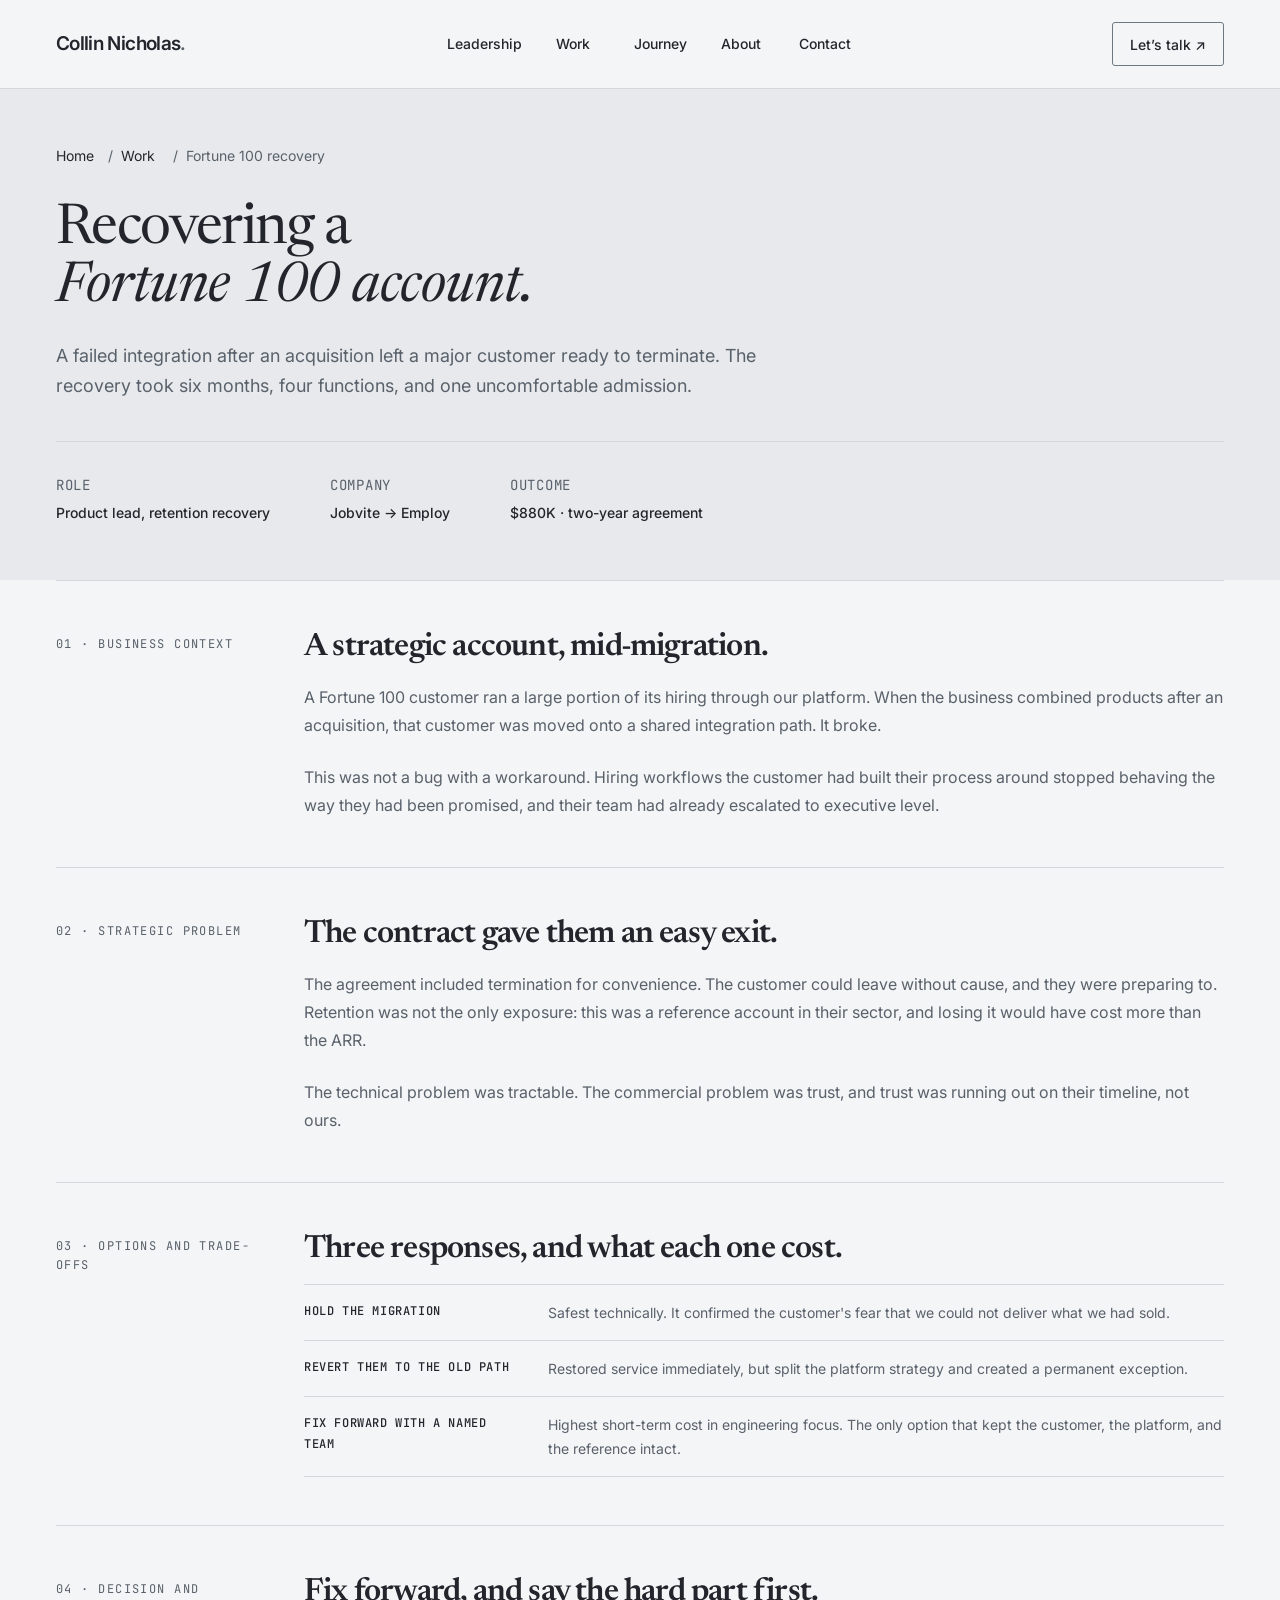
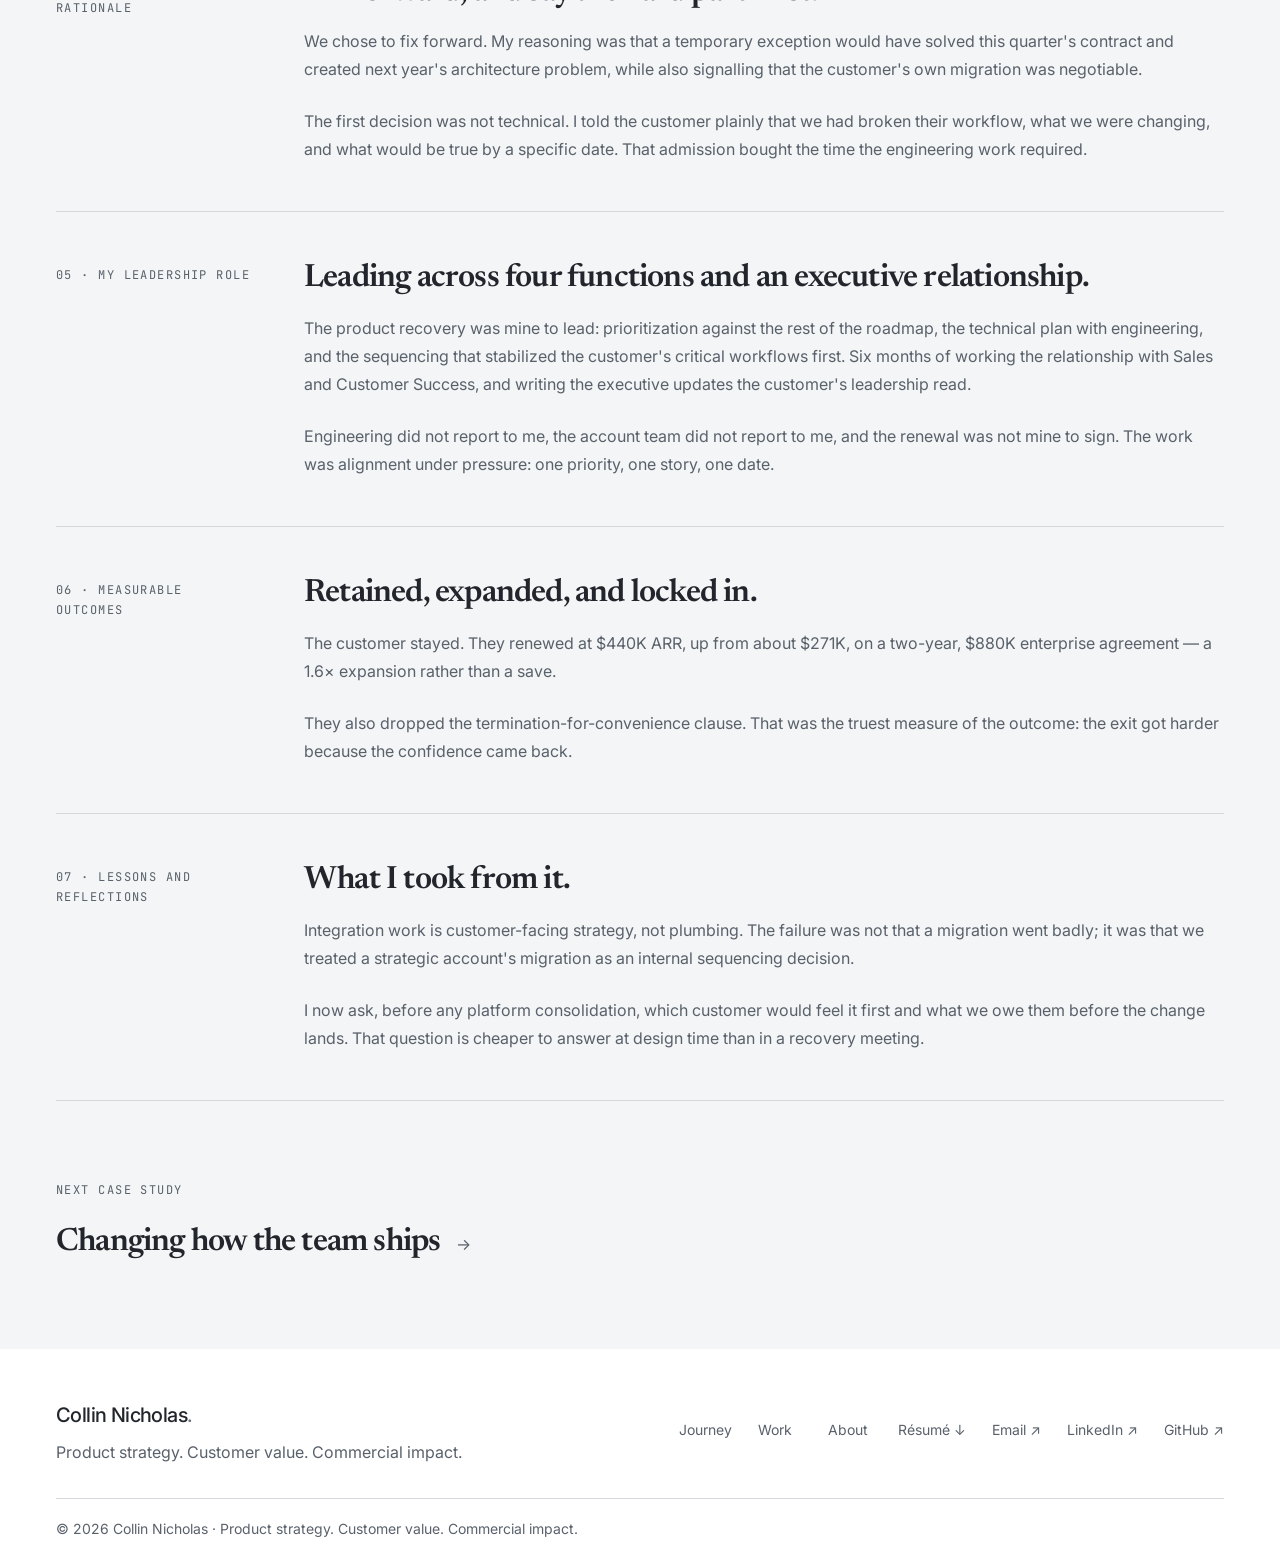
<file: projects/case-fortune100.html>
<!DOCTYPE html>
<html lang="en">
<head>
<meta charset="UTF-8">
<meta name="viewport" content="width=device-width, initial-scale=1.0">
<title>Collin Nicholas — Recovering a Fortune 100 account</title>
<meta name="description" content="A post-acquisition integration failure put a Fortune 100 account up for termination. Six months of cross-functional recovery ended in a two-year, $880K agreement.">
<meta property="og:type" content="article">
<meta property="og:title" content="Collin Nicholas — Recovering a Fortune 100 account">
<meta property="og:description" content="A Fortune 100 customer was ready to leave. The recovery ended in a two-year, $880K agreement and a 1.6× ARR expansion.">
<link rel="preconnect" href="https://fonts.googleapis.com">
<link rel="preconnect" href="https://fonts.gstatic.com" crossorigin>
<link href="https://fonts.googleapis.com/css2?family=Inter:wght@400;500;600;700&amp;family=Newsreader:ital,opsz,wght@0,6..72,300..700;1,6..72,300..700&amp;family=JetBrains+Mono:wght@400;500&amp;display=swap" rel="stylesheet">
<link rel="stylesheet" href="../css/tokens.css">
<link rel="stylesheet" href="../css/grid.css">
<link rel="stylesheet" href="../css/base.css">
<link rel="stylesheet" href="../css/components.css">
<link rel="stylesheet" href="../css/case-study.css">
<link rel="stylesheet" href="../css/studio.css">
<link rel="stylesheet" href="../css/motion.css">
<link rel="stylesheet" href="../css/executive.css">
<link rel="icon" type="image/svg+xml" href="../assets/favicon.svg">
</head>
<body class="portfolio-page">
<a href="#main-content" class="skip-link">Skip to content</a>
<nav class="nav" aria-label="Main navigation">
  <div class="container nav__inner">
    <a href="../index.html" class="nav__logo" aria-label="Collin Nicholas — Home">Collin Nicholas<span>.</span></a>
    <div class="nav__links" id="site-navigation">
      <a class="nav__link" href="../index.html#leadership">Leadership</a>
      <a class="nav__link" href="../work.html" aria-current="page">Work</a>
      <a class="nav__link" href="../journey.html">Journey</a>
      <a class="nav__link" href="../about.html">About</a>
      <a class="nav__link" href="../index.html#contact">Contact</a>
    </div>
    <div class="nav__actions">
      <a class="nav__cta" href="mailto:Collin.R.Nicholas@gmail.com">Let’s talk ↗</a>
      <button type="button" class="nav__toggle" aria-label="Toggle navigation" aria-expanded="false" aria-controls="site-navigation"><span></span><span></span><span></span></button>
    </div>
  </div>
</nav>
<main id="main-content">
<section class="hero--project">
  <div class="container hero--project__inner">
    <nav class="hero__breadcrumb" aria-label="Breadcrumb"><a href="../index.html">Home</a><span aria-hidden="true">/</span><a href="../work.html">Work</a><span aria-hidden="true">/</span><span aria-current="page">Fortune 100 recovery</span></nav>
    <h1 class="hero__project-title">Recovering a <em>Fortune 100 account.</em></h1>
    <p class="hero__project-lede">A failed integration after an acquisition left a major customer ready to terminate. The recovery took six months, four functions, and one uncomfortable admission.</p>
    <div class="hero__meta"><div class="hero__meta-item"><div class="hero__meta-label">Role</div>
<div class="hero__meta-value">Product lead, retention recovery</div></div>
<div class="hero__meta-item"><div class="hero__meta-label">Company</div>
<div class="hero__meta-value">Jobvite → Employ</div></div>
<div class="hero__meta-item"><div class="hero__meta-label">Outcome</div>
<div class="hero__meta-value">$880K · two-year agreement</div></div></div>
  </div>
</section>
<div class="container">
<article class="cs-chapter"><div class="cs-chapter__label">01 · Business context</div>
<div>
<h2 class="cs-chapter__title">A strategic account, mid-migration.</h2>
<div class="cs-chapter__body">
<p>A Fortune 100 customer ran a large portion of its hiring through our platform. When the business combined products after an acquisition, that customer was moved onto a shared integration path. It broke.</p>
<p>This was not a bug with a workaround. Hiring workflows the customer had built their process around stopped behaving the way they had been promised, and their team had already escalated to executive level.</p>
</div></div></article>
<article class="cs-chapter"><div class="cs-chapter__label">02 · Strategic problem</div>
<div>
<h2 class="cs-chapter__title">The contract gave them an easy exit.</h2>
<div class="cs-chapter__body">
<p>The agreement included termination for convenience. The customer could leave without cause, and they were preparing to. Retention was not the only exposure: this was a reference account in their sector, and losing it would have cost more than the ARR.</p>
<p>The technical problem was tractable. The commercial problem was trust, and trust was running out on their timeline, not ours.</p>
</div></div></article>
<article class="cs-chapter"><div class="cs-chapter__label">03 · Options and trade-offs</div>
<div>
<h2 class="cs-chapter__title">Three responses, and what each one cost.</h2>
<div class="cs-chapter__body">
<ol class="cs-list" aria-label="Options considered">
<li class="cs-list__item"><strong class="cs-list__key">Hold the migration</strong><span class="cs-list__val">Safest technically. It confirmed the customer's fear that we could not deliver what we had sold.</span></li>
<li class="cs-list__item"><strong class="cs-list__key">Revert them to the old path</strong><span class="cs-list__val">Restored service immediately, but split the platform strategy and created a permanent exception.</span></li>
<li class="cs-list__item"><strong class="cs-list__key">Fix forward with a named team</strong><span class="cs-list__val">Highest short-term cost in engineering focus. The only option that kept the customer, the platform, and the reference intact.</span></li>
</ol>
</div></div></article>
<article class="cs-chapter"><div class="cs-chapter__label">04 · Decision and rationale</div>
<div>
<h2 class="cs-chapter__title">Fix forward, and say the hard part first.</h2>
<div class="cs-chapter__body">
<p>We chose to fix forward. My reasoning was that a temporary exception would have solved this quarter's contract and created next year's architecture problem, while also signalling that the customer's own migration was negotiable.</p>
<p>The first decision was not technical. I told the customer plainly that we had broken their workflow, what we were changing, and what would be true by a specific date. That admission bought the time the engineering work required.</p>
</div></div></article>
<article class="cs-chapter"><div class="cs-chapter__label">05 · My leadership role</div>
<div>
<h2 class="cs-chapter__title">Leading across four functions and an executive relationship.</h2>
<div class="cs-chapter__body">
<p>The product recovery was mine to lead: prioritization against the rest of the roadmap, the technical plan with engineering, and the sequencing that stabilized the customer's critical workflows first. Six months of working the relationship with Sales and Customer Success, and writing the executive updates the customer's leadership read.</p>
<p>Engineering did not report to me, the account team did not report to me, and the renewal was not mine to sign. The work was alignment under pressure: one priority, one story, one date.</p>
</div></div></article>
<article class="cs-chapter"><div class="cs-chapter__label">06 · Measurable outcomes</div>
<div>
<h2 class="cs-chapter__title">Retained, expanded, and locked in.</h2>
<div class="cs-chapter__body">
<p>The customer stayed. They renewed at $440K ARR, up from about $271K, on a two-year, $880K enterprise agreement — a 1.6× expansion rather than a save.</p>
<p>They also dropped the termination-for-convenience clause. That was the truest measure of the outcome: the exit got harder because the confidence came back.</p>
</div></div></article>
<article class="cs-chapter"><div class="cs-chapter__label">07 · Lessons and reflections</div>
<div>
<h2 class="cs-chapter__title">What I took from it.</h2>
<div class="cs-chapter__body">
<p>Integration work is customer-facing strategy, not plumbing. The failure was not that a migration went badly; it was that we treated a strategic account's migration as an internal sequencing decision.</p>
<p>I now ask, before any platform consolidation, which customer would feel it first and what we owe them before the change lands. That question is cheaper to answer at design time than in a recovery meeting.</p>
</div></div></article>
<div class="next-project"><div class="next-project__label">Next case study</div><a class="next-project__link" href="case-delivery-model.html"><span class="next-project__title">Changing how the team ships</span><span class="next-project__arrow" aria-hidden="true">→</span></a></div></div>
</main>
<footer class="footer">
  <div class="container footer__inner">
    <div><div class="footer__brand-name">Collin Nicholas<span>.</span></div>
<div class="footer__brand-note">Product strategy. Customer value. Commercial impact.</div></div>
    <div class="footer__links"><a class="footer__link" href="../journey.html">Journey</a><a class="footer__link" href="../work.html">Work</a><a class="footer__link" href="../about.html">About</a><a class="footer__link" href="../Collin_Nicholas_Resume.pdf" download>Résumé ↓</a><a class="footer__link" href="mailto:Collin.R.Nicholas@gmail.com">Email ↗</a><a class="footer__link" href="https://www.linkedin.com/in/collinnicholas/" target="_blank" rel="noopener">LinkedIn ↗</a><a class="footer__link" href="https://github.com/collinrnicholas" target="_blank" rel="noopener">GitHub ↗</a></div>
    <div class="footer__meta">© 2026 Collin Nicholas · Product strategy. Customer value. Commercial impact.</div>
  </div>
</footer>
<script src="../js/studio.js"></script>
<script src="../js/motion.js"></script>
</body>
</html>
</file>
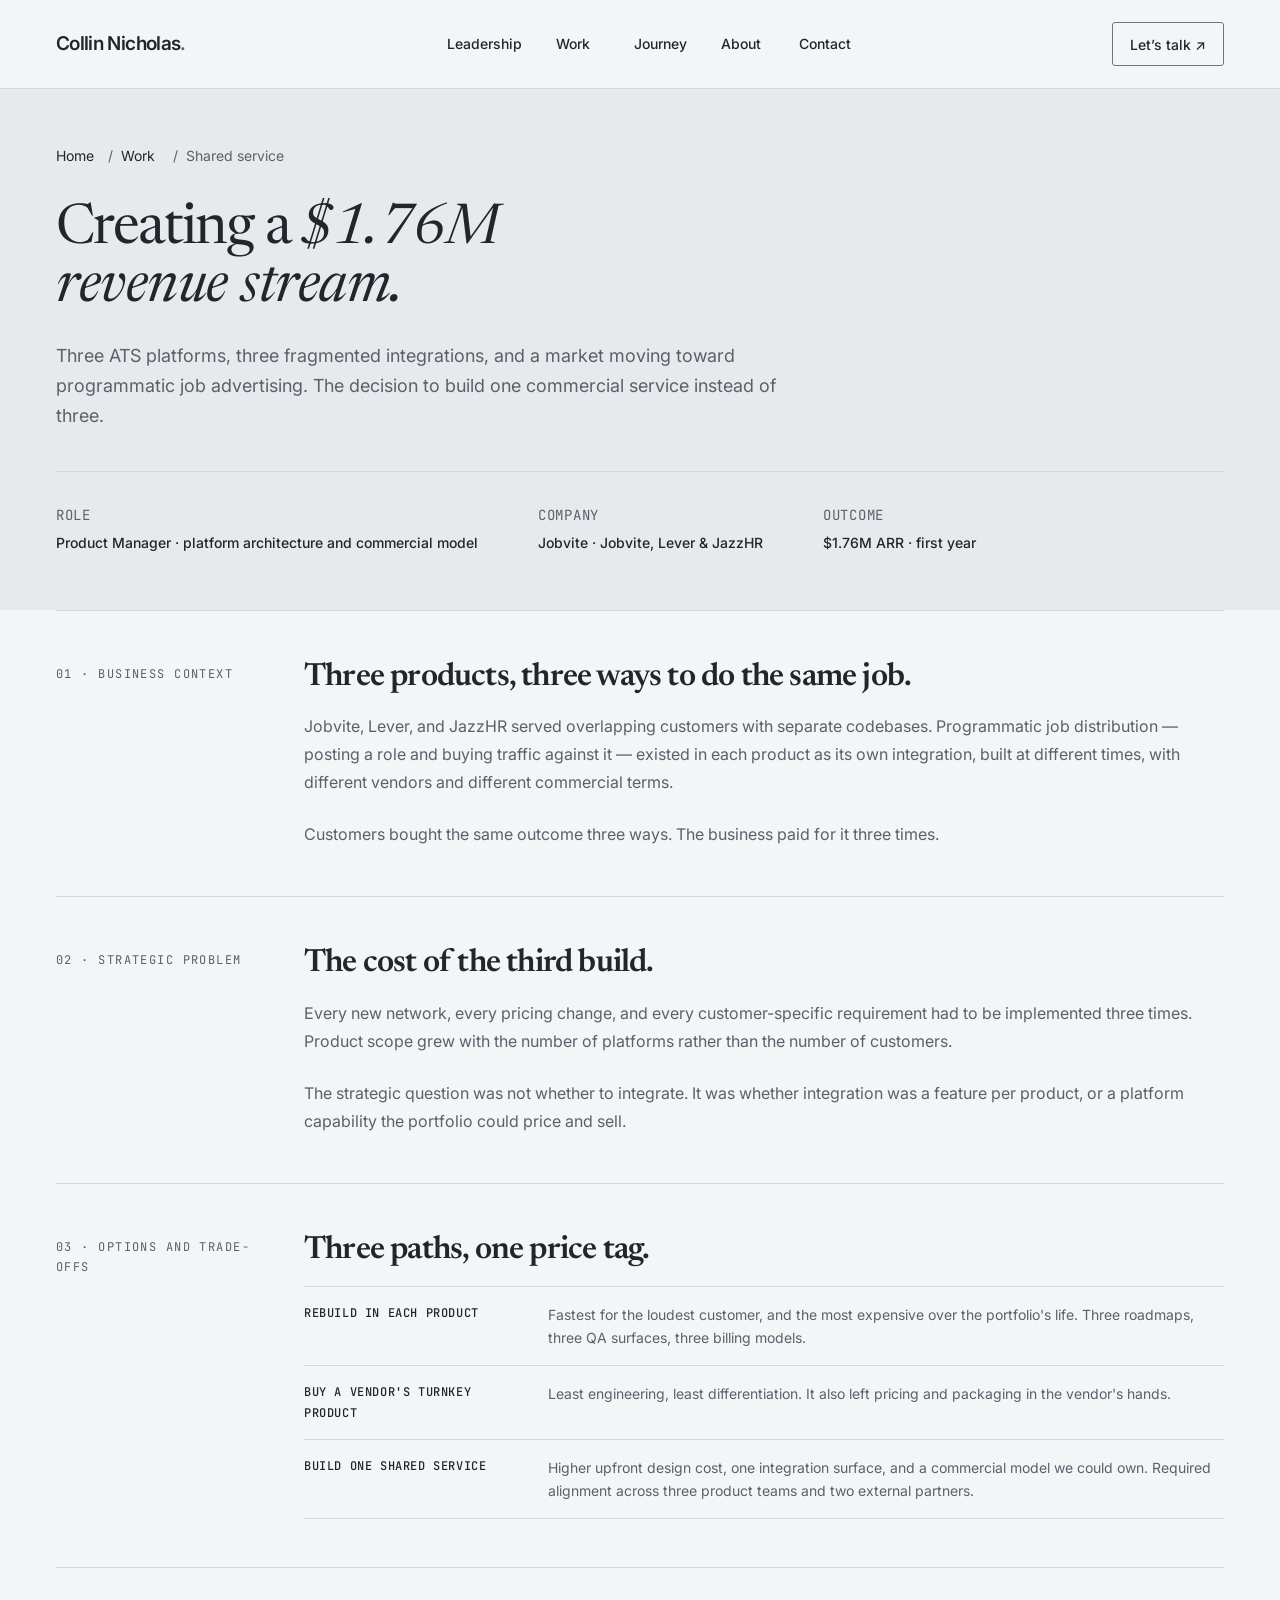
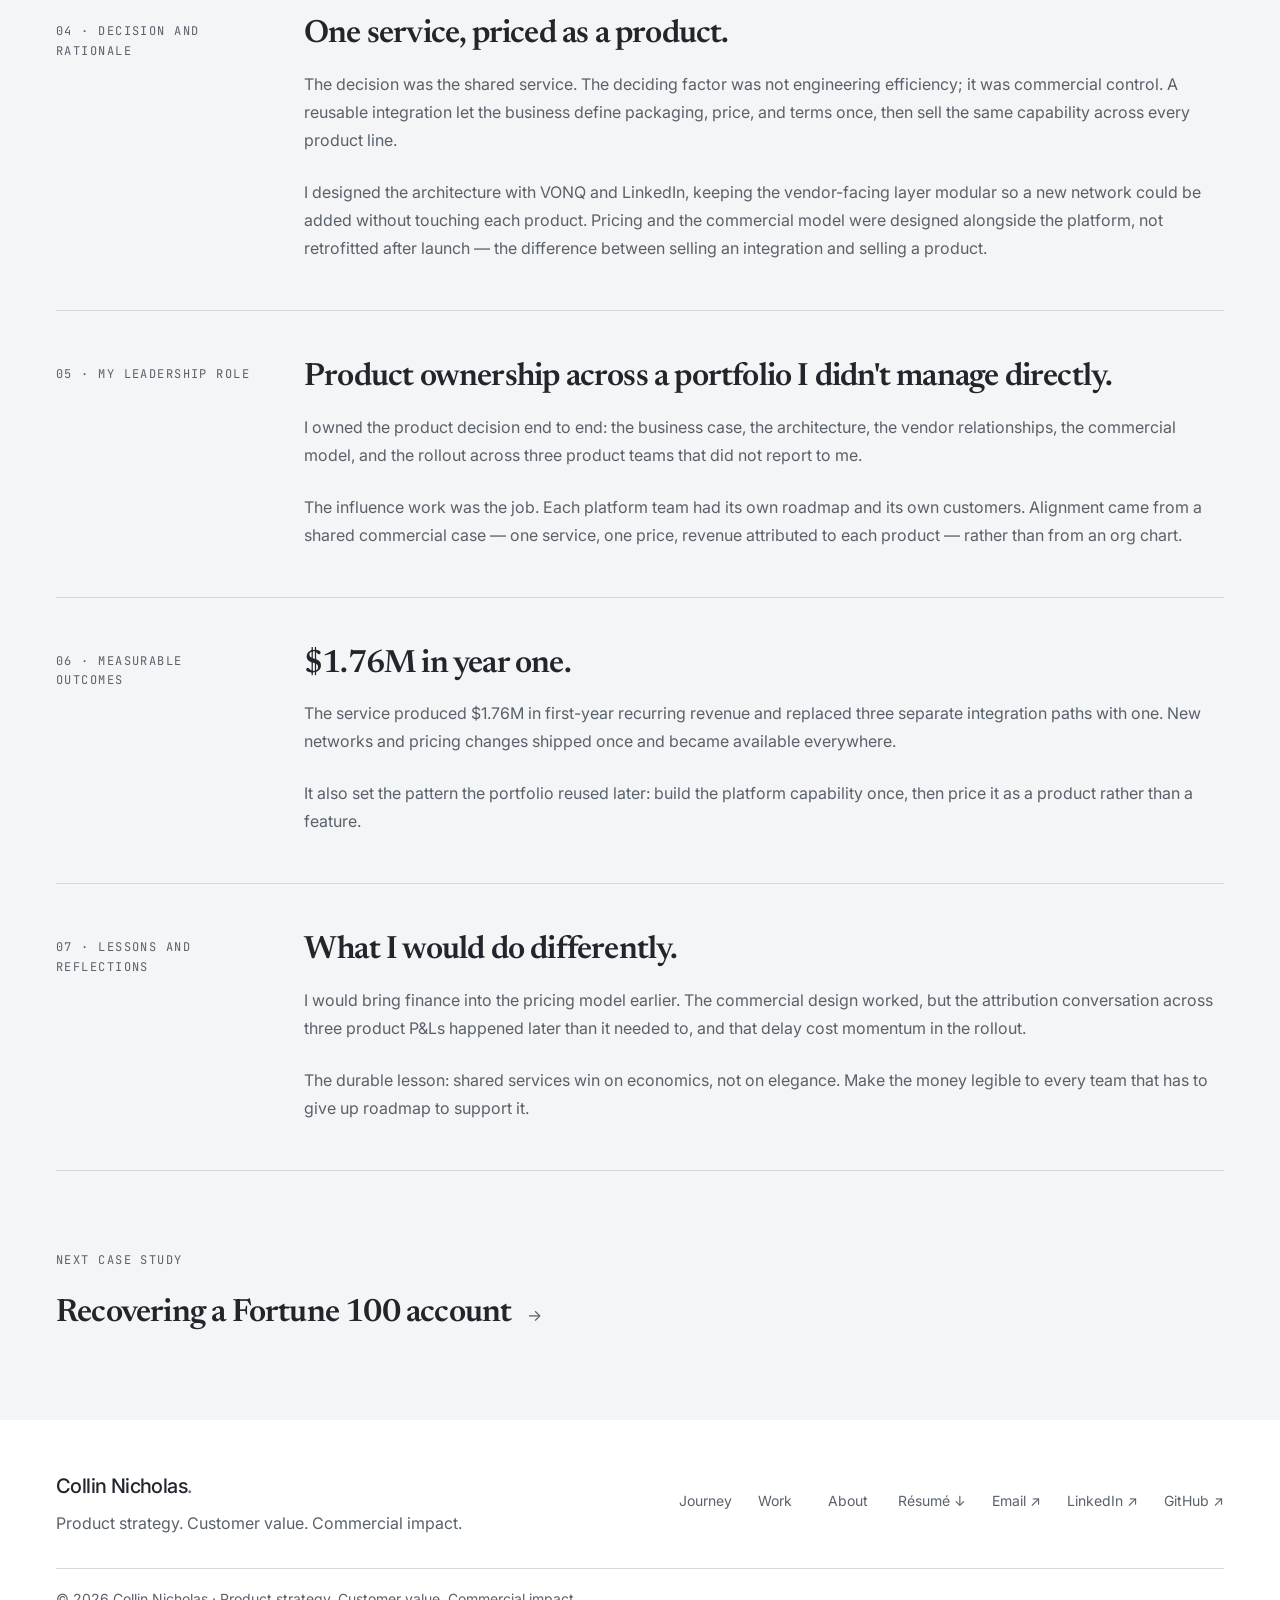
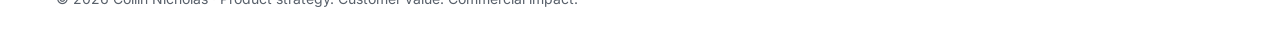
<file: projects/case-shared-service.html>
<!DOCTYPE html>
<html lang="en">
<head>
<meta charset="UTF-8">
<meta name="viewport" content="width=device-width, initial-scale=1.0">
<title>Collin Nicholas — Creating a $1.76M revenue stream</title>
<meta name="description" content="How one shared service across Jobvite, Lever, and JazzHR produced $1.76M in first-year recurring revenue — and the investment decision behind it.">
<meta property="og:type" content="article">
<meta property="og:title" content="Collin Nicholas — Creating a $1.76M revenue stream">
<meta property="og:description" content="One shared service, three ATS platforms, $1.76M in first-year recurring revenue. The investment decision, the trade-offs, and the commercial model.">
<link rel="preconnect" href="https://fonts.googleapis.com">
<link rel="preconnect" href="https://fonts.gstatic.com" crossorigin>
<link href="https://fonts.googleapis.com/css2?family=Inter:wght@400;500;600;700&amp;family=Newsreader:ital,opsz,wght@0,6..72,300..700;1,6..72,300..700&amp;family=JetBrains+Mono:wght@400;500&amp;display=swap" rel="stylesheet">
<link rel="stylesheet" href="../css/tokens.css">
<link rel="stylesheet" href="../css/grid.css">
<link rel="stylesheet" href="../css/base.css">
<link rel="stylesheet" href="../css/components.css">
<link rel="stylesheet" href="../css/case-study.css">
<link rel="stylesheet" href="../css/studio.css">
<link rel="stylesheet" href="../css/motion.css">
<link rel="stylesheet" href="../css/executive.css">
<link rel="icon" type="image/svg+xml" href="../assets/favicon.svg">
</head>
<body class="portfolio-page">
<a href="#main-content" class="skip-link">Skip to content</a>
<nav class="nav" aria-label="Main navigation">
  <div class="container nav__inner">
    <a href="../index.html" class="nav__logo" aria-label="Collin Nicholas — Home">Collin Nicholas<span>.</span></a>
    <div class="nav__links" id="site-navigation">
      <a class="nav__link" href="../index.html#leadership">Leadership</a>
      <a class="nav__link" href="../work.html" aria-current="page">Work</a>
      <a class="nav__link" href="../journey.html">Journey</a>
      <a class="nav__link" href="../about.html">About</a>
      <a class="nav__link" href="../index.html#contact">Contact</a>
    </div>
    <div class="nav__actions">
      <a class="nav__cta" href="mailto:Collin.R.Nicholas@gmail.com">Let’s talk ↗</a>
      <button type="button" class="nav__toggle" aria-label="Toggle navigation" aria-expanded="false" aria-controls="site-navigation"><span></span><span></span><span></span></button>
    </div>
  </div>
</nav>
<main id="main-content">
<section class="hero--project">
  <div class="container hero--project__inner">
    <nav class="hero__breadcrumb" aria-label="Breadcrumb"><a href="../index.html">Home</a><span aria-hidden="true">/</span><a href="../work.html">Work</a><span aria-hidden="true">/</span><span aria-current="page">Shared service</span></nav>
    <h1 class="hero__project-title">Creating a <em>$1.76M revenue stream.</em></h1>
    <p class="hero__project-lede">Three ATS platforms, three fragmented integrations, and a market moving toward programmatic job advertising. The decision to build one commercial service instead of three.</p>
    <div class="hero__meta"><div class="hero__meta-item"><div class="hero__meta-label">Role</div>
<div class="hero__meta-value">Product Manager · platform architecture and commercial model</div></div>
<div class="hero__meta-item"><div class="hero__meta-label">Company</div>
<div class="hero__meta-value">Jobvite · Jobvite, Lever &amp; JazzHR</div></div>
<div class="hero__meta-item"><div class="hero__meta-label">Outcome</div>
<div class="hero__meta-value">$1.76M ARR · first year</div></div></div>
  </div>
</section>
<div class="container">
<article class="cs-chapter"><div class="cs-chapter__label">01 · Business context</div>
<div>
<h2 class="cs-chapter__title">Three products, three ways to do the same job.</h2>
<div class="cs-chapter__body">
<p>Jobvite, Lever, and JazzHR served overlapping customers with separate codebases. Programmatic job distribution — posting a role and buying traffic against it — existed in each product as its own integration, built at different times, with different vendors and different commercial terms.</p>
<p>Customers bought the same outcome three ways. The business paid for it three times.</p>
</div></div></article>
<article class="cs-chapter"><div class="cs-chapter__label">02 · Strategic problem</div>
<div>
<h2 class="cs-chapter__title">The cost of the third build.</h2>
<div class="cs-chapter__body">
<p>Every new network, every pricing change, and every customer-specific requirement had to be implemented three times. Product scope grew with the number of platforms rather than the number of customers.</p>
<p>The strategic question was not whether to integrate. It was whether integration was a feature per product, or a platform capability the portfolio could price and sell.</p>
</div></div></article>
<article class="cs-chapter"><div class="cs-chapter__label">03 · Options and trade-offs</div>
<div>
<h2 class="cs-chapter__title">Three paths, one price tag.</h2>
<div class="cs-chapter__body">
<ol class="cs-list" aria-label="Options considered">
<li class="cs-list__item"><strong class="cs-list__key">Rebuild in each product</strong><span class="cs-list__val">Fastest for the loudest customer, and the most expensive over the portfolio's life. Three roadmaps, three QA surfaces, three billing models.</span></li>
<li class="cs-list__item"><strong class="cs-list__key">Buy a vendor's turnkey product</strong><span class="cs-list__val">Least engineering, least differentiation. It also left pricing and packaging in the vendor's hands.</span></li>
<li class="cs-list__item"><strong class="cs-list__key">Build one shared service</strong><span class="cs-list__val">Higher upfront design cost, one integration surface, and a commercial model we could own. Required alignment across three product teams and two external partners.</span></li>
</ol>
</div></div></article>
<article class="cs-chapter"><div class="cs-chapter__label">04 · Decision and rationale</div>
<div>
<h2 class="cs-chapter__title">One service, priced as a product.</h2>
<div class="cs-chapter__body">
<p>The decision was the shared service. The deciding factor was not engineering efficiency; it was commercial control. A reusable integration let the business define packaging, price, and terms once, then sell the same capability across every product line.</p>
<p>I designed the architecture with VONQ and LinkedIn, keeping the vendor-facing layer modular so a new network could be added without touching each product. Pricing and the commercial model were designed alongside the platform, not retrofitted after launch — the difference between selling an integration and selling a product.</p>
</div></div></article>
<article class="cs-chapter"><div class="cs-chapter__label">05 · My leadership role</div>
<div>
<h2 class="cs-chapter__title">Product ownership across a portfolio I didn't manage directly.</h2>
<div class="cs-chapter__body">
<p>I owned the product decision end to end: the business case, the architecture, the vendor relationships, the commercial model, and the rollout across three product teams that did not report to me.</p>
<p>The influence work was the job. Each platform team had its own roadmap and its own customers. Alignment came from a shared commercial case — one service, one price, revenue attributed to each product — rather than from an org chart.</p>
</div></div></article>
<article class="cs-chapter"><div class="cs-chapter__label">06 · Measurable outcomes</div>
<div>
<h2 class="cs-chapter__title">$1.76M in year one.</h2>
<div class="cs-chapter__body">
<p>The service produced $1.76M in first-year recurring revenue and replaced three separate integration paths with one. New networks and pricing changes shipped once and became available everywhere.</p>
<p>It also set the pattern the portfolio reused later: build the platform capability once, then price it as a product rather than a feature.</p>
</div></div></article>
<article class="cs-chapter"><div class="cs-chapter__label">07 · Lessons and reflections</div>
<div>
<h2 class="cs-chapter__title">What I would do differently.</h2>
<div class="cs-chapter__body">
<p>I would bring finance into the pricing model earlier. The commercial design worked, but the attribution conversation across three product P&amp;Ls happened later than it needed to, and that delay cost momentum in the rollout.</p>
<p>The durable lesson: shared services win on economics, not on elegance. Make the money legible to every team that has to give up roadmap to support it.</p>
</div></div></article>
<div class="next-project"><div class="next-project__label">Next case study</div><a class="next-project__link" href="case-fortune100.html"><span class="next-project__title">Recovering a Fortune 100 account</span><span class="next-project__arrow" aria-hidden="true">→</span></a></div></div>
</main>
<footer class="footer">
  <div class="container footer__inner">
    <div><div class="footer__brand-name">Collin Nicholas<span>.</span></div>
<div class="footer__brand-note">Product strategy. Customer value. Commercial impact.</div></div>
    <div class="footer__links"><a class="footer__link" href="../journey.html">Journey</a><a class="footer__link" href="../work.html">Work</a><a class="footer__link" href="../about.html">About</a><a class="footer__link" href="../Collin_Nicholas_Resume.pdf" download>Résumé ↓</a><a class="footer__link" href="mailto:Collin.R.Nicholas@gmail.com">Email ↗</a><a class="footer__link" href="https://www.linkedin.com/in/collinnicholas/" target="_blank" rel="noopener">LinkedIn ↗</a><a class="footer__link" href="https://github.com/collinrnicholas" target="_blank" rel="noopener">GitHub ↗</a></div>
    <div class="footer__meta">© 2026 Collin Nicholas · Product strategy. Customer value. Commercial impact.</div>
  </div>
</footer>
<script src="../js/studio.js"></script>
<script src="../js/motion.js"></script>
</body>
</html>
</file>
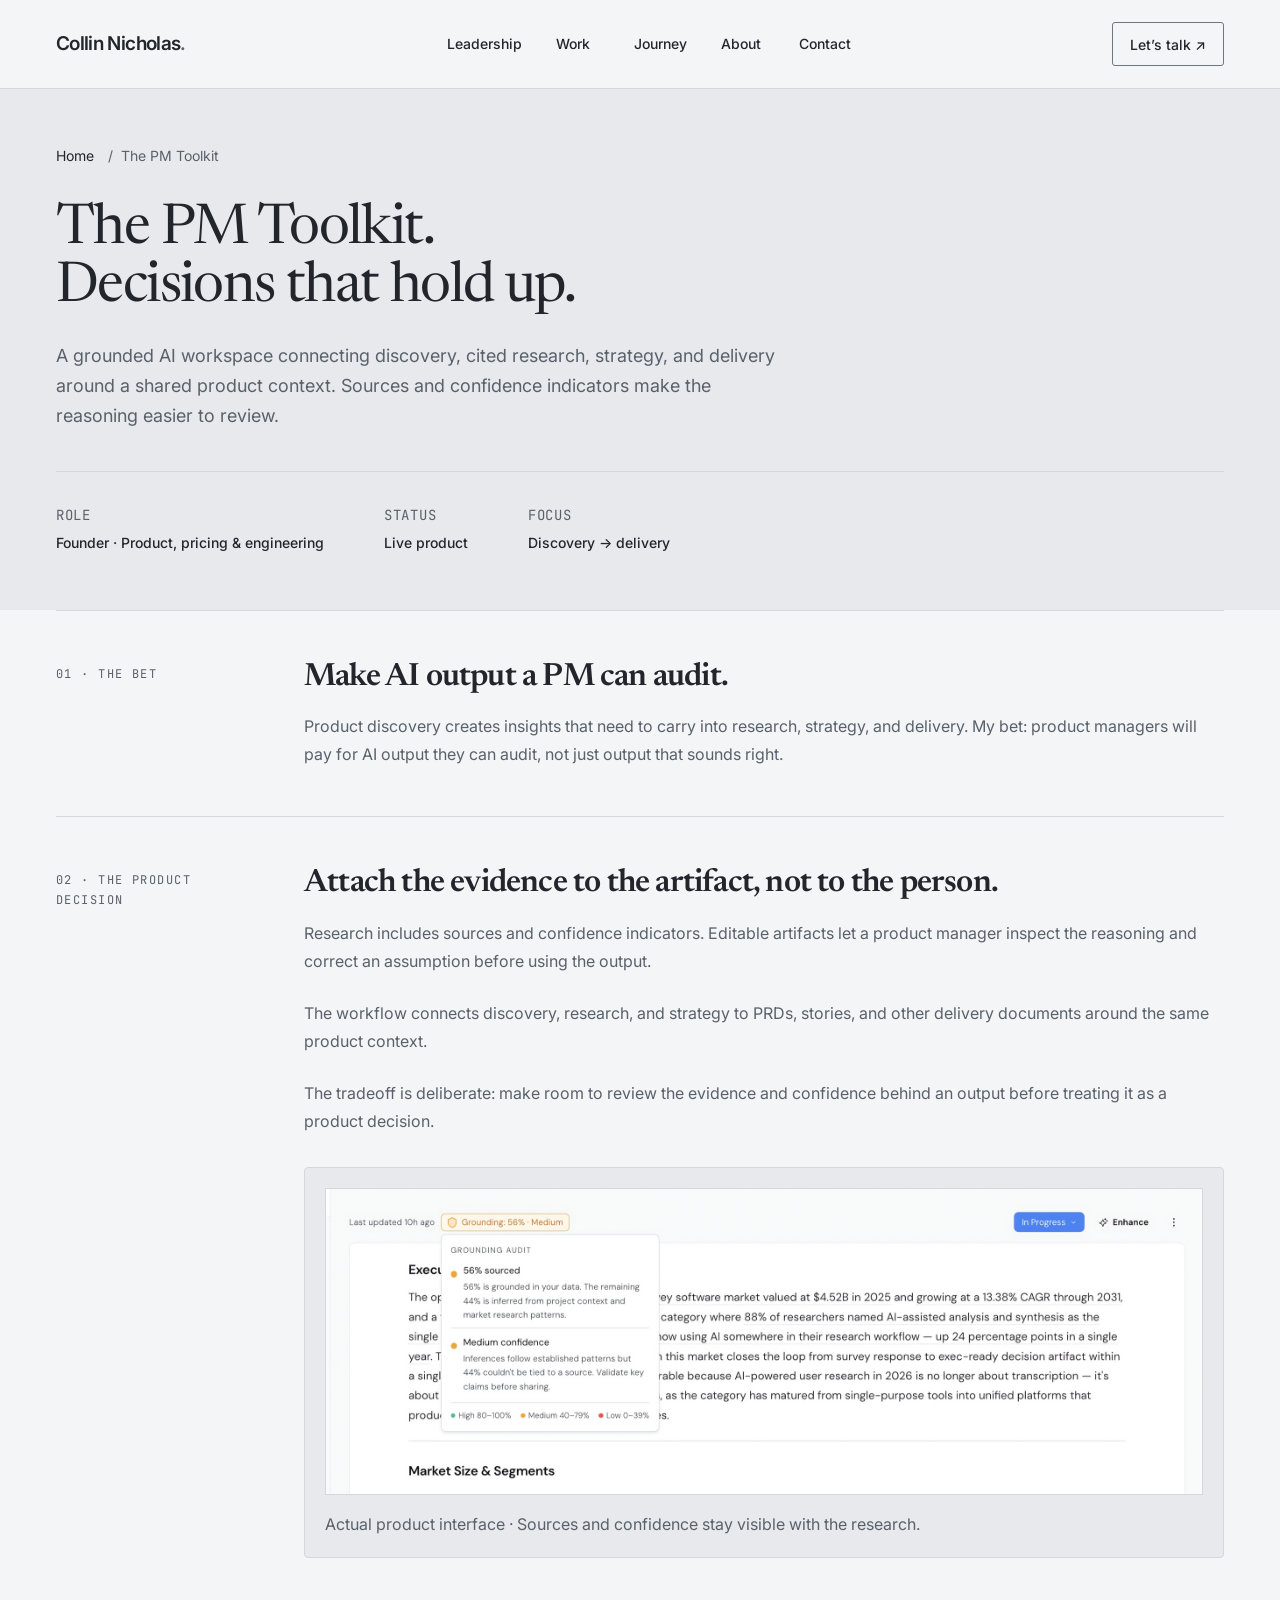
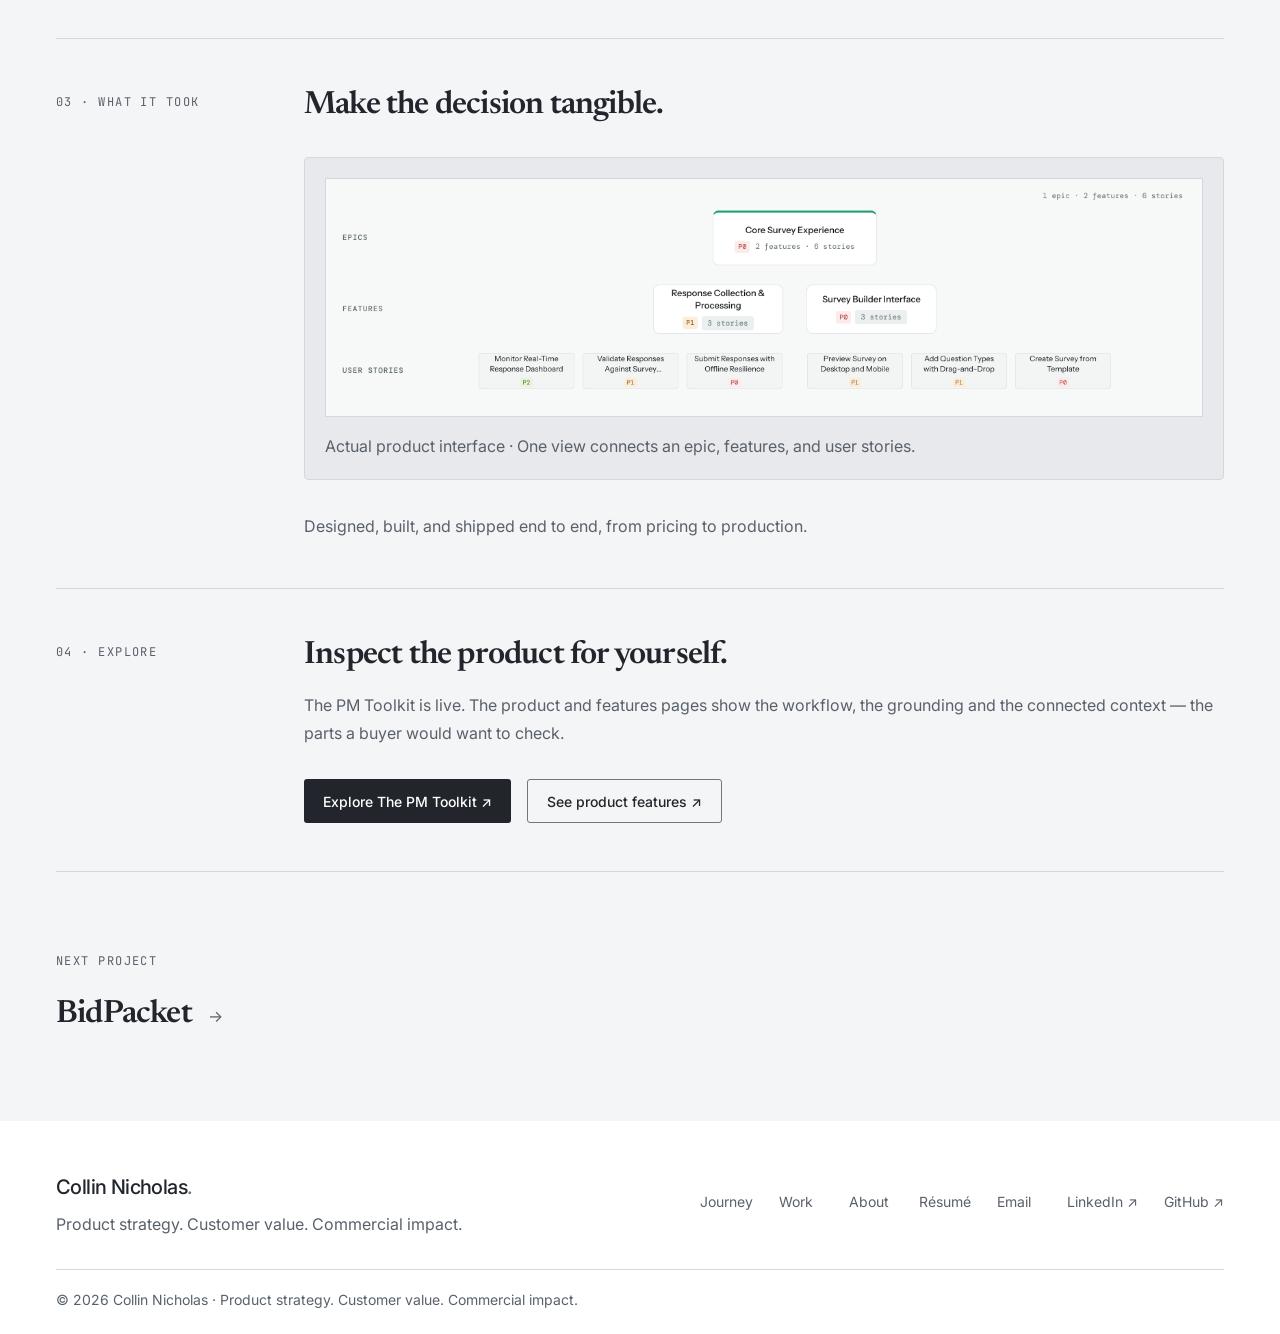
<file: projects/the-pm-toolkit.html>
<!DOCTYPE html>
<html lang="en">
<head>
<meta charset="UTF-8">
<meta name="viewport" content="width=device-width, initial-scale=1.0">
<title>Collin Nicholas — The PM Toolkit</title>
<meta name="description" content="A grounded AI workspace connecting product discovery, cited research, strategy, and delivery documents. An independent product by Collin Nicholas.">
<meta property="og:type" content="article">
<meta property="og:title" content="Collin Nicholas — The PM Toolkit">
<meta property="og:description" content="A grounded AI workspace connecting product discovery, cited research, strategy, and delivery documents. Built independently by Collin Nicholas.">
<link rel="preconnect" href="https://fonts.googleapis.com">
<link rel="preconnect" href="https://fonts.gstatic.com" crossorigin>
<link href="https://fonts.googleapis.com/css2?family=Inter:wght@400;500;600;700&amp;family=Newsreader:ital,opsz,wght@0,6..72,300..700;1,6..72,300..700&amp;family=JetBrains+Mono:wght@400;500&amp;display=swap" rel="stylesheet">
<link rel="stylesheet" href="../css/tokens.css">
<link rel="stylesheet" href="../css/grid.css">
<link rel="stylesheet" href="../css/base.css">
<link rel="stylesheet" href="../css/components.css">
<link rel="stylesheet" href="../css/case-study.css">
<link rel="stylesheet" href="../css/studio.css">
<link rel="stylesheet" href="../css/motion.css">
<link rel="stylesheet" href="../css/executive.css">
<link rel="icon" type="image/svg+xml" href="../assets/favicon.svg">
</head>
<body class="portfolio-page">
<a href="#main-content" class="skip-link">Skip to content</a>
<nav class="nav" aria-label="Main navigation">
  <div class="container nav__inner">
    <a href="../index.html" class="nav__logo" aria-label="Collin Nicholas — Home">Collin Nicholas<span>.</span></a>
    <div class="nav__links" id="site-navigation">
      <a class="nav__link" href="../index.html#leadership">Leadership</a>
      <a class="nav__link" href="../work.html">Work</a>
      <a class="nav__link" href="../journey.html">Journey</a>
      <a class="nav__link" href="../about.html">About</a>
      <a class="nav__link" href="../index.html#contact">Contact</a>
    </div>
    <div class="nav__actions">
      <a class="nav__cta" href="mailto:Collin.R.Nicholas@gmail.com">Let’s talk ↗</a>
      <button type="button" class="nav__toggle" aria-label="Toggle navigation" aria-expanded="false" aria-controls="site-navigation"><span></span><span></span><span></span></button>
    </div>
  </div>
</nav>
<main id="main-content">
<section class="hero--project">
  <div class="container hero--project__inner">
    <nav class="hero__breadcrumb" aria-label="Breadcrumb"><a href="../index.html">Home</a><span aria-hidden="true">/</span><span aria-current="page">The PM Toolkit</span></nav>
    <h1 class="hero__project-title">The PM Toolkit.<br>Decisions that hold up.</h1>
    <p class="hero__project-lede">A grounded AI workspace connecting discovery, cited research, strategy, and delivery around a shared product context. Sources and confidence indicators make the reasoning easier to review.</p>
    <div class="hero__meta"><div class="hero__meta-item"><div class="hero__meta-label">Role</div>
<div class="hero__meta-value">Founder · Product, pricing &amp; engineering</div></div>
<div class="hero__meta-item"><div class="hero__meta-label">Status</div>
<div class="hero__meta-value">Live product</div></div>
<div class="hero__meta-item"><div class="hero__meta-label">Focus</div>
<div class="hero__meta-value">Discovery → delivery</div></div></div>
  </div>
</section>
<div class="container">
<article class="cs-chapter"><div class="cs-chapter__label">01 · The bet</div>
<div>
<h2 class="cs-chapter__title">Make AI output a PM can audit.</h2>
<div class="cs-chapter__body">
<p>Product discovery creates insights that need to carry into research, strategy, and delivery. My bet: product managers will pay for AI output they can audit, not just output that sounds right.</p>
</div></div></article>
<article class="cs-chapter"><div class="cs-chapter__label">02 · The product decision</div>
<div>
<h2 class="cs-chapter__title">Attach the evidence to the artifact, not to the person.</h2>
<div class="cs-chapter__body">
<p>Research includes sources and confidence indicators. Editable artifacts let a product manager inspect the reasoning and correct an assumption before using the output.</p>
<p>The workflow connects discovery, research, and strategy to PRDs, stories, and other delivery documents around the same product context.</p>
<p>The tradeoff is deliberate: make room to review the evidence and confidence behind an output before treating it as a product decision.</p>
<figure class="case-artifact"><img src="../assets/pm-toolkit/grounding-audit.jpg" alt="The PM Toolkit grounding audit shows sourced content and confidence alongside a research document." width="2000" height="696" loading="lazy"><figcaption>Actual product interface · Sources and confidence stay visible with the research.</figcaption></figure>
</div></div></article>
<article class="cs-chapter"><div class="cs-chapter__label">03 · What it took</div>
<div>
<h2 class="cs-chapter__title">Make the decision tangible.</h2>
<div class="cs-chapter__body">
<figure class="case-artifact"><img src="../assets/pm-toolkit/epic-map.png" alt="The PM Toolkit epic map connects a survey experience epic to two features and six user stories." width="2560" height="692" loading="lazy"><figcaption>Actual product interface · One view connects an epic, features, and user stories.</figcaption></figure>
<p>Designed, built, and shipped end to end, from pricing to production.</p>
</div></div></article>
<!-- TODO: What happened / What I'd change section, pending Collin -->
<article class="cs-chapter"><div class="cs-chapter__label">04 · Explore</div>
<div>
<h2 class="cs-chapter__title">Inspect the product for yourself.</h2>
<div class="cs-chapter__body">
<p>The PM Toolkit is live. The product and features pages show the workflow, the grounding and the connected context — the parts a buyer would want to check.</p>
<div class="hero__cta"><a class="btn btn--primary" href="https://thepmtoolkit.app/" target="_blank" rel="noopener">Explore The PM Toolkit ↗</a><a class="btn btn--secondary" href="https://thepmtoolkit.app/features" target="_blank" rel="noopener">See product features ↗</a></div></div></div></article>
<div class="next-project"><div class="next-project__label">Next project</div><a class="next-project__link" href="bidpacket.html"><span class="next-project__title">BidPacket</span><span class="next-project__arrow" aria-hidden="true">→</span></a></div></div>
</main>
<footer class="footer">
  <div class="container footer__inner">
    <div><div class="footer__brand-name">Collin Nicholas<span>.</span></div>
<div class="footer__brand-note">Product strategy. Customer value. Commercial impact.</div></div>
    <div class="footer__links">
      <a class="footer__link" href="../journey.html">Journey</a>
      <a class="footer__link" href="../work.html">Work</a>
      <a class="footer__link" href="../about.html">About</a>
      <a class="footer__link" href="../Collin_Nicholas_Resume.pdf" download>Résumé</a>
      <a class="footer__link" href="mailto:Collin.R.Nicholas@gmail.com">Email</a>
      <a class="footer__link" href="https://www.linkedin.com/in/collinnicholas/" target="_blank" rel="noopener">LinkedIn ↗</a>
      <a class="footer__link" href="https://github.com/collinrnicholas" target="_blank" rel="noopener">GitHub ↗</a>
    </div>
    <div class="footer__meta">© 2026 Collin Nicholas · Product strategy. Customer value. Commercial impact.</div>
  </div>
</footer>
<script src="../js/studio.js"></script>
<script src="../js/motion.js"></script>
</body>
</html>
</file>
<file: css/tokens.css>
/* ==========================================================================
   Tokens — 3-Tier Hierarchy  (mirrors naas-llc design system)
   Tier 1 Primitive  --p-*        raw values, never used in views
   Tier 2 Semantic   --color-* --text-* --space-* --duration-*
   Tier 3 Component  --nav-* --hero-* --btn-* --card-*
   ========================================================================== */

:root {

  /* ==================== TIER 1 — PRIMITIVES ==================== */

  /* Cool neutral primitives. Components consume semantic roles below. */
  --p-neutral-0: #FFFFFF;
  --p-neutral-25: #F9FAFB;
  --p-neutral-50: #F4F5F6;
  --p-neutral-100: #E7E9EC;
  --p-neutral-150: #DDE1E6;
  --p-neutral-200: #D4D8DD;
  --p-neutral-300: #BCC3CB;
  --p-neutral-350: #9EA7B1;
  --p-neutral-400: #7E8893;
  --p-neutral-500: #59616B;
  --p-neutral-600: #48515C;
  --p-neutral-700: #363F49;
  --p-neutral-800: #2C333B;
  --p-neutral-900: #22262C;
  --p-neutral-950: #191D22;

  /* Compatibility aliases for existing component names; no separate hues. */
  --p-accent-50: var(--color-surface);
  --p-accent-400: var(--color-accent);
  --p-accent-500: var(--color-text-secondary);
  --p-accent-600: var(--color-text-primary);
  --p-gold-300: var(--color-accent);
  --p-gold-500: var(--color-text-secondary);
  --p-green-500: var(--color-text-secondary);
  --p-green-50: var(--color-surface);

  /* Fonts */
  --p-font-sans:    'Inter', -apple-system, BlinkMacSystemFont, 'Segoe UI', sans-serif;
  --p-font-serif:   'Newsreader', 'Roboto Slab', Georgia, serif;
  --p-font-mono:    'JetBrains Mono', 'SF Mono', 'Fira Code', monospace;

  /* Weights */
  --p-fw-regular:   400;
  --p-fw-medium:    500;
  --p-fw-semibold:  600;
  --p-fw-bold:      700;
  --p-fw-black:     800;

  /* Fluid type scale */
  --p-fs-100:       0.75rem;
  --p-fs-200:       0.875rem;
  --p-fs-300:       1rem;
  --p-fs-400:       1.125rem;
  --p-fs-500:       1.25rem;
  --p-fs-600:       1.5rem;
  --p-fs-700:       clamp(1.65rem, 2vw + 0.5rem, 2rem);
  --p-fs-800:       clamp(2rem, 2.4vw + 0.6rem, 2.6rem);
  --p-fs-900:       clamp(2.4rem, 3vw + 0.6rem, 3.4rem);
  --p-fs-1000:      clamp(2.9rem, 5vw + 1rem, 4.25rem);

  /* Line height */
  --p-lh-display:   1.02;
  --p-lh-tight:     1.18;
  --p-lh-snug:      1.35;
  --p-lh-normal:    1.65;
  --p-lh-loose:     1.8;

  /* Tracking */
  --p-ls-tight:     -0.025em;
  --p-ls-normal:    0;
  --p-ls-wide:      0.05em;
  --p-ls-caps:      0.12em;

  /* 8px spacing scale */
  --p-space-1:      8px;
  --p-space-2:      16px;
  --p-space-3:      24px;
  --p-space-4:      32px;
  --p-space-5:      40px;
  --p-space-6:      48px;
  --p-space-8:      64px;
  --p-space-10:     80px;
  --p-space-12:     96px;
  --p-space-16:     128px;
  --p-space-20:     160px;

  /* Radius */
  --p-radius-sm:    4px;
  --p-radius-md:    8px;
  --p-radius-lg:    12px;
  --p-radius-xl:    16px;
  --p-radius-2xl:   24px;
  --p-radius-pill:  999px;

  /* Shadow */
  --p-shadow-sm: none;
  --p-shadow-md: none;
  --p-shadow-lg: none;
  --p-shadow-xl: none;

  /* Motion */
  --p-ease:         cubic-bezier(0.25, 0.1, 0.25, 1);
  --p-duration-fast: 150ms;
  --p-duration-norm: 250ms;
  --p-duration-slow: 400ms;


  /* ==================== TIER 2 — SEMANTIC ==================== */

  /* Silver Graphite — canonical semantic palette (owner brief). */
  --color-background: #F4F5F6;
  --color-surface: #E7E9EC;
  --color-surface-elevated: #FFFFFF;
  --color-text-primary: #22262C;
  --color-text-secondary: #59616B;
  --color-accent: #6D777F;
  --color-border: #D4D8DD;
  --color-button-primary: #22262C;
  --color-button-text: #FFFFFF;
  --color-hover: #DDE1E6;

  /* State and compatibility roles. Small text uses secondary, not accent. */
  --color-button-hover: var(--p-neutral-700);
  --color-border-strong: var(--color-accent);
  --color-bg: var(--color-background);
  --color-bg-alt: var(--color-surface);
  --color-card: var(--color-surface-elevated);
  --color-overlay: rgba(34,38,44,.48);
  --color-surface-inverted: var(--color-button-primary);
  --color-text-tertiary: var(--color-text-secondary);
  --color-text-inverse: var(--color-button-text);
  --color-text-on-inverted: var(--color-button-text);
  --color-border-light: var(--color-border);
  --color-accent-hover: var(--color-text-primary);
  --color-link: var(--color-text-primary);
  --color-link-hover: var(--color-text-secondary);
  --color-focus-ring: var(--color-text-primary);
  --color-signature: var(--color-text-secondary);
  --color-accent-bg: var(--color-surface);
  --color-success: var(--color-text-secondary);
  --color-success-bg: var(--color-surface);
  --color-error: #B42318;
  --color-on-inverted-muted: var(--color-border);
  --color-border-inverted: var(--color-accent);
  --color-mask: #000000;

  /* Typography roles */
  --font-body:              var(--p-font-sans);
  --font-heading:           var(--p-font-serif);
  --font-ui:                var(--p-font-sans);
  --font-code:              var(--p-font-mono);

  --text-caption:           var(--p-fs-100);
  --text-label:             var(--p-fs-200);
  --text-body:              var(--p-fs-300);
  --text-body-lg:           var(--p-fs-400);
  --text-h5:                var(--p-fs-500);
  --text-h4:                var(--p-fs-600);
  --text-h3:                var(--p-fs-700);
  --text-h2:                var(--p-fs-800);
  --text-h1:                var(--p-fs-900);
  --text-display:           var(--p-fs-1000);

  --fw-body:                var(--p-fw-regular);
  --fw-emphasis:            var(--p-fw-medium);
  --fw-heading:             var(--p-fw-semibold);
  --fw-display:             var(--p-fw-bold);

  --leading-display:        var(--p-lh-display);
  --leading-heading:        var(--p-lh-tight);
  --leading-subhead:        var(--p-lh-snug);
  --leading-body:           var(--p-lh-normal);
  --leading-prose:          1.75;

  --tracking-heading:       var(--p-ls-tight);
  --tracking-body:          var(--p-ls-normal);
  --tracking-wide:          var(--p-ls-wide);
  --tracking-overline:      var(--p-ls-caps);

  /* Spacing (semantic) */
  --space-xs:  var(--p-space-1);
  --space-sm:  var(--p-space-2);
  --space-md:  var(--p-space-3);
  --space-lg:  var(--p-space-4);
  --space-xl:  var(--p-space-5);
  --space-2xl: var(--p-space-6);
  --space-3xl: var(--p-space-8);
  --space-4xl: var(--p-space-10);
  --space-5xl: var(--p-space-12);
  --space-6xl: var(--p-space-16);
  --space-7xl: var(--p-space-20);

  /* Layout */
  --max-width:      1320px;
  --grid-columns:   12;
  --grid-gutter:    var(--p-space-3);
  --grid-margin:    var(--p-space-8);

  /* Radius (semantic) */
  --radius-input:   var(--p-radius-md);
  --radius-card:    var(--p-radius-xl);
  --radius-panel:   var(--p-radius-lg);
  --radius-pill:    var(--p-radius-pill);

  /* Shadow (semantic) */
  --shadow-card:       var(--p-shadow-md);
  --shadow-card-hover: var(--p-shadow-lg);
  --shadow-modal:      var(--p-shadow-xl);

  /* Motion (semantic) */
  --ease-default:   var(--p-ease);
  --duration-fast:  var(--p-duration-fast);
  --duration-normal:var(--p-duration-norm);
  --duration-slow:  var(--p-duration-slow);
  --duration-theme: 1.4s;


  /* ==================== TIER 3 — COMPONENT ==================== */

  /* Nav */
  --nav-height:            72px;
  --nav-height-mobile:     56px;
  --nav-link-size:         var(--text-label);
  --nav-link-weight:       var(--fw-emphasis);
  --nav-link-color: var(--color-text-primary);
  --nav-link-color-active: var(--color-text-primary);
  --nav-link-gap:          var(--space-xl);

  /* Hero */
  --hero-pt:               calc(var(--nav-height) + var(--space-4xl));
  --hero-pb:               var(--space-4xl);
  --hero-min-h:            100vh;
  --hero-eyebrow-size:     var(--text-label);
  --hero-title-size:       var(--text-display);
  --hero-subtitle-size:    var(--text-h5);
  --hero-subtitle-color:   var(--color-text-secondary);
  --hero-bg-home:          var(--color-bg-alt);

  /* Button — colour aliases live on `body` (see below) */
  --btn-px:                var(--space-md);
  --btn-py:                var(--space-xs);
  --btn-px-lg:             var(--space-lg);
  --btn-font-size:         var(--text-label);
  --btn-font-size-lg:      var(--text-body);
  --btn-font-weight:       var(--fw-emphasis);
  --btn-radius:            var(--radius-pill);

  /* Card — colour aliases live on `body` (see below), because a :root-declared
     alias resolves against :root's computed value and would freeze to the dark
     tier forever. Sizes are theme-independent and stay here. */
  --card-radius:           var(--radius-card);
  --card-padding:          var(--space-lg);
  --card-tag-size:         var(--text-caption);
  --card-title-size:       var(--text-h5);
  --card-desc-size:        var(--text-label);
  --card-hover-y:          -4px;

  /* Section — colour aliases live on `body` (see below) */
  --section-py:            var(--space-6xl);
  --section-header-mb:     var(--space-3xl);
  --section-eyebrow-size:  var(--text-caption);
  --section-title-size:    var(--text-h2);
  --section-sub-size:      var(--text-body-lg);

  /* Prose — colour aliases live on `body` (see below) */
  --prose-max-w:           740px;
  --prose-h2-size:         var(--text-h3);
  --prose-h3-size:         var(--text-h5);

  /* Form */
  --form-input-px:         var(--space-md);
  --form-input-py:         var(--space-sm);
  --form-input-size:       var(--text-body);
  --form-input-border:     var(--color-border-strong);
  --form-input-focus:      var(--p-neutral-900);
  --form-input-radius:     var(--radius-input);
  --form-input-bg:         var(--p-neutral-0);
  --form-input-color:      var(--p-neutral-900);
  --form-placeholder:      var(--color-text-secondary);
  --form-gap:              var(--space-sm);

  /* Footer */
  --footer-py:             var(--space-3xl);
  --footer-bg:             var(--color-surface-elevated);
  --footer-meta-color:     var(--color-text-secondary);
  --footer-link-color:     var(--color-text-secondary);
  --footer-link-hover:     var(--color-text-primary);
}


/* ==========================================================================
   THEME-COUPLED TIER 3 ALIASES
   Declared on `body`, not `:root`, and deliberately so.

   A custom property resolves its var() references at computed-value time *on
   the element where it is declared*, and the resolved value is what inherits.
   So `:root { --card-bg: var(--color-card) }` freezes to :root's dark value
   and never sees body.theme--light's override — the card stays dark on the
   light page. Declaring them on `body` means they resolve against body's own
   tier-2 values, which the theme flip does change.
   ========================================================================== */

body {
  --card-bg:               var(--color-card);
  --card-border:           var(--color-border-light);
  --card-tag-color:        var(--color-text-tertiary);
  --card-desc-color:       var(--color-text-secondary);

  --btn-primary-bg:        var(--color-button-primary);
  --btn-primary-bg-hover:  var(--color-button-hover);
  --btn-primary-fg:        var(--color-button-text);
  --btn-secondary-border:  var(--color-border);
  --btn-secondary-border-hover: var(--color-text-primary);

  --section-eyebrow-color: var(--color-text-tertiary);
  --section-sub-color:     var(--color-text-secondary);

  --prose-color:           var(--color-text-secondary);
  --prose-heading-color:   var(--color-text-primary);

  --hero-subtitle-color:   var(--color-text-secondary);
}


/* Single light palette: retained theme classes do not change colors. */

/* ==========================================================================
   RESPONSIVE SPACING — primitives scale down per breakpoint
   ========================================================================== */

@media (max-width: 1024px) {
  :root {
    --p-space-3:  20px;
    --p-space-4:  24px;
    --p-space-5:  32px;
    --p-space-6:  40px;
    --p-space-8:  48px;
    --p-space-10: 56px;
    --p-space-12: 64px;
    --p-space-16: 80px;
    --p-space-20: 96px;
    --grid-gutter: 20px;
    --grid-margin: 40px;
  }
}

@media (max-width: 640px) {
  :root {
    --p-space-1:  4px;
    --p-space-2:  8px;
    --p-space-3:  16px;
    --p-space-4:  16px;
    --p-space-5:  24px;
    --p-space-6:  32px;
    --p-space-8:  40px;
    --p-space-10: 48px;
    --p-space-12: 56px;
    --p-space-16: 64px;
    --p-space-20: 80px;

    --grid-columns: 2;
    --grid-gutter:  16px;
    --grid-margin:  20px;

    --nav-height:  56px;
    --section-py:  var(--space-4xl);
  }
}
</file>
<file: css/grid.css>
/* ==========================================================================
   Grid — 12-column container, mirroring the naas-llc layout primitives
   ========================================================================== */

.container {
  width: 100%;
  max-width: var(--max-width);
  margin-inline: auto;
  padding-inline: var(--grid-margin);
}

.grid {
  display: grid;
  grid-template-columns: repeat(var(--grid-columns), minmax(0, 1fr));
  gap: var(--grid-gutter);
  /* stretch, not start — sibling cards in a row must share one height so
     their footers and CTAs line up */
  align-items: stretch;
}

/* Column spans (desktop) */
.col-3  { grid-column: span 3; }
.col-4  { grid-column: span 4; }
.col-5  { grid-column: span 5; }
.col-6  { grid-column: span 6; }
.col-7  { grid-column: span 7; }
.col-8  { grid-column: span 8; }
.col-9  { grid-column: span 9; }
.col-12 { grid-column: span 12; }

.col-start-5 { grid-column-start: 5; }
.col-start-7 { grid-column-start: 7; }

/* Vertical rhythm helpers */
.mt-2 { margin-top: var(--space-sm); }
.mt-3 { margin-top: var(--space-md); }
.mt-4 { margin-top: var(--space-lg); }
.mt-6 { margin-top: var(--space-2xl); }

/* ---- Tablet: collapse the 12-col grid to 6 ---- */
@media (max-width: 1024px) {
  .grid { grid-template-columns: repeat(6, minmax(0, 1fr)); }

  .tab-col-6  { grid-column: span 6; }
  .tab-col-7  { grid-column: span 6; }
  .tab-col-8  { grid-column: span 6; }
  .tab-col-9  { grid-column: span 6; }
  .tab-col-12 { grid-column: span 6; }

  .tab-col-start-1 { grid-column-start: auto; }
}

/* ---- Mobile: single column ---- */
@media (max-width: 640px) {
  .grid { grid-template-columns: 1fr; }

  .col-3, .col-4, .col-5, .col-6,
  .col-7, .col-8, .col-9, .col-12,
  .tab-col-6, .tab-col-7, .tab-col-8, .tab-col-9, .tab-col-12 {
    grid-column: 1 / -1;
  }

  .col-start-5, .col-start-7 { grid-column-start: auto; }
}
</file>
<file: css/base.css>
/* ==========================================================================
   Base — reset, typography, global styles, scroll reveal
   ========================================================================== */

/* ---- Skip link ---- */
.skip-link {
  position: absolute;
  top: -100%;
  left: var(--space-md);
  z-index: 1000;
  padding: var(--space-sm) var(--space-lg);
  background: var(--color-accent);
  color: var(--color-text-inverse);
  font-weight: var(--fw-emphasis);
  border-radius: var(--radius-input);
  text-decoration: none;
}
.skip-link:focus { top: var(--space-sm); }

/* ---- Reset ---- */
*, *::before, *::after { margin: 0; padding: 0; box-sizing: border-box; }

html {
  font-size: 16px;
  -webkit-font-smoothing: antialiased;
  -moz-osx-font-smoothing: grayscale;
  overflow-x: hidden;
}

@media (prefers-reduced-motion: no-preference) {
  html { scroll-behavior: smooth; }
}

body {
  font-family: var(--font-body);
  font-weight: var(--fw-body);
  font-size: var(--text-body);
  line-height: var(--leading-body);
  color: var(--color-text-primary);
  background-color: var(--color-bg);
  overflow-x: hidden;
  /* The signature move: every token flips and the whole page cross-fades
     when body.theme--light toggles as the hero scrolls away. */
  transition: background-color var(--duration-theme) cubic-bezier(0.4, 0, 0.2, 1),
              color var(--duration-theme) cubic-bezier(0.4, 0, 0.2, 1);
}

img, video, svg { display: block; max-width: 100%; height: auto; }
a { color: inherit; text-decoration: none; }
button, input, textarea, select { font: inherit; color: inherit; border: none; background: none; }
button { cursor: pointer; }
ul, ol { list-style: none; }

:focus-visible {
  outline: 2px solid var(--color-focus-ring);
  outline-offset: 3px;
}

::selection {
  background-color: var(--color-accent);
  color: var(--color-text-inverse);
}

img { background-color: transparent; }

/* ==========================================================================
   Typography helpers
   ========================================================================== */

.text-display {
  font-family: var(--font-heading);
  font-size: var(--text-display);
  font-weight: var(--fw-display);
  line-height: var(--leading-display);
  letter-spacing: var(--tracking-heading);
}

.text-h1 {
  font-family: var(--font-heading);
  font-size: var(--text-h1);
  font-weight: var(--fw-heading);
  line-height: var(--leading-heading);
  letter-spacing: var(--tracking-heading);
}

.text-h2 {
  font-family: var(--font-heading);
  font-size: var(--text-h2);
  font-weight: var(--fw-heading);
  line-height: var(--leading-heading);
  letter-spacing: var(--tracking-heading);
}

.text-h3 {
  font-family: var(--font-heading);
  font-size: var(--text-h3);
  font-weight: var(--fw-emphasis);
  line-height: var(--leading-subhead);
  letter-spacing: var(--tracking-heading);
}

.text-mono {
  font-family: var(--font-code);
  font-size: var(--text-caption);
  letter-spacing: var(--tracking-overline);
  text-transform: uppercase;
}

.text-muted { color: var(--color-text-secondary); }

/* ==========================================================================
   Theme cross-fade — section-level surfaces ride the 1.4s token flip so the
   dark→light transition reads as one continuous move rather than a snap.
   Components keep their own (fast) hover transitions.
   ========================================================================== */

.section,
.section--alt,
.footer,
.cs-progress,
.hero--project {
  transition: background-color var(--duration-theme) cubic-bezier(0.4, 0, 0.2, 1),
              color var(--duration-theme) cubic-bezier(0.4, 0, 0.2, 1);
}

/* ==========================================================================
   Sections
   ========================================================================== */

.section { padding-block: var(--section-py); }

.section--alt { background-color: var(--color-bg-alt); }

.section__header {
  max-width: 760px;
  margin-bottom: var(--section-header-mb);
}

.section__eyebrow {
  font-family: var(--font-code);
  font-size: var(--section-eyebrow-size);
  font-weight: var(--fw-emphasis);
  letter-spacing: var(--tracking-overline);
  text-transform: uppercase;
  color: var(--color-signature);
  margin-bottom: var(--space-sm);
  display: flex;
  align-items: center;
  gap: var(--space-sm);
}

.section__eyebrow::after {
  content: '';
  width: 32px;
  height: 1px;
  background: currentColor;
  opacity: 0.5;
}

.section__title {
  font-family: var(--font-heading);
  font-size: var(--section-title-size);
  font-weight: var(--fw-heading);
  line-height: var(--leading-heading);
  letter-spacing: var(--tracking-heading);
  color: var(--color-text-primary);
  margin-bottom: var(--space-sm);
}

.section__subtitle {
  font-size: var(--section-sub-size);
  line-height: var(--leading-body);
  color: var(--section-sub-color);
}

/* ==========================================================================
   SCROLL REVEAL — JS adds .is-visible when the element enters the viewport
   ========================================================================== */

.reveal {
  opacity: 0;
  transform: translateY(20px);
  transition: opacity var(--duration-slow) var(--ease-default),
              transform var(--duration-slow) var(--ease-default);
}

.reveal.is-visible {
  opacity: 1;
  transform: translateY(0);
}

/* Slide-only variant — transform, no fade */
.reveal-slide {
  transform: translateY(40px);
  transition: transform var(--duration-slow) var(--ease-default);
}
.reveal-slide.is-visible { transform: translateY(0); }

/* Staggered children */
.reveal-stagger > .reveal:nth-child(2) { transition-delay: 100ms; }
.reveal-stagger > .reveal:nth-child(3) { transition-delay: 200ms; }
.reveal-stagger > .reveal:nth-child(4) { transition-delay: 300ms; }
.reveal-stagger > .reveal:nth-child(5) { transition-delay: 400ms; }
.reveal-stagger > .reveal:nth-child(6) { transition-delay: 500ms; }
.reveal-stagger > .reveal:nth-child(7) { transition-delay: 600ms; }
.reveal-stagger > .reveal:nth-child(8) { transition-delay: 700ms; }
.reveal-stagger > .reveal:nth-child(9) { transition-delay: 800ms; }

/* ==========================================================================
   Accessibility — reduced motion
   ========================================================================== */

@media (prefers-reduced-motion: reduce) {
  *, *::before, *::after {
    animation-duration: 0.01ms !important;
    animation-iteration-count: 1 !important;
    transition-duration: 0.01ms !important;
    scroll-behavior: auto !important;
  }
  .reveal { opacity: 1; transform: none; }
  .reveal-slide { transform: none; }
}
</file>
<file: css/components.css>
/* ==========================================================================
   Components — nav, hero, buttons, cards, stats, timeline, forms, footer
   ========================================================================== */

/* ==========================================================================
   NAVIGATION — floating glass panel, hides on scroll-down, reveals on scroll-up
   ========================================================================== */

.nav {
  position: fixed;
  top: 12px;
  left: 16px;
  right: 16px;
  z-index: 100;
  border-radius: var(--radius-panel);
  box-shadow: 0 4px 24px rgba(0,0,0,0.06), 0 1px 2px rgba(0,0,0,0.04);
  transition: transform var(--duration-normal) var(--ease-default),
              box-shadow var(--duration-normal) var(--ease-default);
  /* backdrop-filter deliberately NOT on .nav itself: any filter on a parent
     makes it the containing block for position:fixed children, which would
     collapse the mobile overlay. Glass lives on ::before. */
}

.nav::before {
  content: '';
  position: absolute;
  inset: 0;
  border-radius: inherit;
  background-color: rgba(17,17,24,0.72);
  backdrop-filter: blur(20px) saturate(180%);
  -webkit-backdrop-filter: blur(20px) saturate(180%);
  border: 1px solid rgba(255,255,255,0.08);
  pointer-events: none;
  transition: background-color var(--duration-normal) var(--ease-default);
  z-index: -1;
}

.nav.is-scrolled::before { background-color: rgba(17,17,24,0.90); }
.nav.is-scrolled { box-shadow: 0 8px 32px rgba(0,0,0,0.10), 0 2px 4px rgba(0,0,0,0.06); }

.nav__inner {
  display: flex;
  align-items: center;
  justify-content: space-between;
  gap: var(--space-md);
  height: var(--nav-height);
}

.nav__logo {
  font-family: var(--font-heading);
  font-size: var(--text-body-lg);
  font-weight: var(--p-fw-black);
  letter-spacing: var(--tracking-heading);
  color: var(--color-text-primary);
  white-space: nowrap;
}
.nav__logo span { color: var(--color-signature); }

.nav__links {
  display: flex;
  align-items: center;
  gap: var(--nav-link-gap);
}

.nav__link {
  font-size: var(--nav-link-size);
  font-weight: var(--nav-link-weight);
  color: var(--nav-link-color);
  transition: color var(--duration-fast) var(--ease-default);
  white-space: nowrap;
}
.nav__link:hover,
.nav__link--active { color: var(--nav-link-color-active); }

.nav__actions { display: flex; align-items: center; gap: var(--space-sm); }

.nav__cta {
  font-family: var(--font-code);
  font-size: var(--text-caption);
  font-weight: var(--fw-emphasis);
  color: var(--color-text-primary);
  border: 1px solid var(--color-border);
  padding: 8px var(--space-sm);
  border-radius: var(--radius-pill);
  transition: all var(--duration-fast) var(--ease-default);
  white-space: nowrap;
}
.nav__cta:hover {
  background-color: var(--color-accent);
  color: var(--color-text-inverse);
  border-color: var(--color-accent);
}

.nav__toggle {
  display: none;
  flex-direction: column;
  align-items: center;
  justify-content: center;
  gap: 5px;
  /* 44px minimum hit area; the negative margin keeps the icon optically
     aligned with the nav edge while the touch target stays large enough. */
  min-width: 44px;
  min-height: 44px;
  padding: 10px;
  margin-right: -10px;
}
.nav__toggle span {
  display: block;
  width: 20px;
  height: 2px;
  border-radius: 2px;
  background-color: var(--color-text-primary);
  transition: transform var(--duration-fast) var(--ease-default),
              opacity var(--duration-fast) var(--ease-default);
}
.nav__toggle.is-open span:nth-child(1) { transform: translateY(7px) rotate(45deg); }
.nav__toggle.is-open span:nth-child(2) { opacity: 0; }
.nav__toggle.is-open span:nth-child(3) { transform: translateY(-7px) rotate(-45deg); }

/* ---- Light theme nav ---- */
body.theme--light .nav::before {
  background-color: rgba(250,250,248,0.80);
  border-color: rgba(17,17,24,0.08);
}
body.theme--light .nav.is-scrolled::before { background-color: rgba(250,250,248,0.95); }
body.theme--light .nav__logo { color: var(--p-neutral-900); }
body.theme--light .nav__link { color: var(--p-neutral-500); }
body.theme--light .nav__link:hover,
body.theme--light .nav__link--active { color: var(--p-neutral-900); }
body.theme--light .nav__cta { color: var(--p-neutral-900); border-color: rgba(17,17,24,0.15); }
body.theme--light .nav__cta:hover { background-color: var(--p-neutral-900); color: var(--p-neutral-0); }
body.theme--light .nav__toggle span { background-color: var(--p-neutral-900); }

/* ---- Mobile nav ---- */
@media (max-width: 900px) {
  .nav__toggle { display: flex; }
  .nav__links {
    position: fixed;
    top: calc(var(--nav-height) + 20px);
    left: 16px;
    right: 16px;
    flex-direction: column;
    align-items: stretch;
    gap: 0;
    padding: var(--space-sm);
    border-radius: var(--radius-card);
    background-color: rgba(17,17,24,0.97);
    backdrop-filter: blur(20px) saturate(180%);
    -webkit-backdrop-filter: blur(20px) saturate(180%);
    border: 1px solid rgba(255,255,255,0.08);
    box-shadow: var(--shadow-xl);

    opacity: 0;
    visibility: hidden;
    transform: translateY(-8px);
    transition: opacity var(--duration-normal) var(--ease-default),
                transform var(--duration-normal) var(--ease-default),
                visibility var(--duration-normal);
  }
  .nav__links.is-open { opacity: 1; visibility: visible; transform: translateY(0); }

  .nav__link {
    display: flex;
    align-items: center;
    min-height: 44px;
    padding: var(--space-sm) var(--space-sm);
    border-bottom: 1px solid rgba(255,255,255,0.06);
    color: var(--p-neutral-200);
  }
  .nav__link:last-child { border-bottom: none; }

  body.theme--light .nav__links { background-color: rgba(250,250,248,0.98); }
  body.theme--light .nav__link { color: var(--p-neutral-500); border-color: rgba(17,17,24,0.07); }
  body.theme--light .nav__link:hover { color: var(--p-neutral-900); }
}

/* ==========================================================================
   BUTTONS
   ========================================================================== */

.btn {
  display: inline-flex;
  align-items: center;
  justify-content: center;
  gap: var(--space-xs);
  padding: var(--btn-py) var(--btn-px);
  font-size: var(--btn-font-size);
  font-weight: var(--btn-font-weight);
  border-radius: var(--btn-radius);
  transition: all var(--duration-fast) var(--ease-default);
  white-space: nowrap;
}

.btn--lg {
  padding: 14px var(--btn-px-lg);
  font-size: var(--btn-font-size-lg);
}

.btn--primary {
  background-color: var(--btn-primary-bg);
  color: var(--btn-primary-fg);
}
.btn--primary:hover {
  background-color: var(--btn-primary-bg-hover);
  transform: translateY(-1px);
  box-shadow: var(--shadow-card);
}
.btn--primary:active { transform: translateY(0); box-shadow: none; }

.btn--secondary {
  border: 1px solid var(--btn-secondary-border);
  color: var(--color-text-primary);
}
.btn--secondary:hover { border-color: var(--btn-secondary-border-hover); }

.btn__arrow { transition: transform var(--duration-fast) var(--ease-default); }
.btn:hover .btn__arrow { transform: translateX(3px); }

/* Buttons inside the pinned-dark hero — fixed so the scroll theme flip
   can't invert them mid-viewport. */
.hero .btn--primary {
  background-color: var(--p-neutral-0);
  color: var(--p-neutral-900);
}
.hero .btn--primary:hover { background-color: var(--p-neutral-100); }
.hero .btn--secondary {
  border-color: rgba(255,255,255,0.32);
  color: var(--p-neutral-0);
}
.hero .btn--secondary:hover { border-color: rgba(255,255,255,0.60); background-color: rgba(255,255,255,0.06); }

/* ==========================================================================
   HERO — split layout, dark panel left, carousel panel right.
   Colours are pinned to dark primitives on purpose: the body flips to the
   light tier as you scroll, and the hero must NOT flip with it.
   ========================================================================== */

.hero {
  position: relative;
  min-height: var(--hero-min-h);
  display: grid;
  grid-template-columns: 1fr 1fr;
  background-color: var(--p-neutral-900);
  overflow: hidden;
}

.hero__panel-text {
  display: flex;
  flex-direction: column;
  justify-content: center;
  padding: var(--hero-pt) var(--space-4xl) var(--hero-pb) var(--space-4xl);
  max-width: 760px;
  margin-inline: auto;
  width: 100%;
}

.hero__eyebrow {
  font-family: var(--font-code);
  font-size: var(--hero-eyebrow-size);
  font-weight: var(--fw-emphasis);
  letter-spacing: var(--tracking-overline);
  text-transform: uppercase;
  color: var(--color-signature);
  margin-bottom: var(--space-md);
  display: flex;
  align-items: center;
  gap: var(--space-sm);
}
.hero__eyebrow::before {
  content: '';
  width: 28px;
  height: 1px;
  background: currentColor;
  opacity: 0.6;
}

.hero__title {
  font-family: var(--font-heading);
  font-size: var(--hero-title-size);
  font-weight: var(--fw-display);
  line-height: var(--leading-display);
  letter-spacing: var(--tracking-heading);
  color: var(--p-neutral-0);
  margin-bottom: var(--space-md);
}

.hero__subtitle {
  font-size: var(--hero-subtitle-size);
  line-height: var(--leading-subhead);
  color: var(--p-neutral-300);
  max-width: 46ch;
}
.hero__subtitle--spaced { margin-top: var(--space-md); color: var(--p-neutral-100); }

.hero__cta {
  display: flex;
  flex-wrap: wrap;
  gap: var(--space-sm);
  margin-top: var(--space-lg);
}

.hero__frame-nav {
  display: flex;
  gap: var(--space-md);
  margin-top: var(--space-2xl);
}

.hero__frame-nav-label {
  font-family: var(--font-code);
  font-size: var(--text-caption);
  letter-spacing: var(--tracking-wide);
  text-transform: uppercase;
  color: var(--p-neutral-500);
  transition: color var(--duration-fast) var(--ease-default);
}
.hero__frame-nav-label:hover { color: var(--p-neutral-0); }

/* ---- Right visual panel ---- */
.hero__panel-visual {
  position: relative;
  background-color: var(--color-surface-inverted);
  overflow: hidden;
  min-height: 520px;
}

.hero-carousel {
  position: absolute;
  inset: 0;
}

.hero-carousel__slide {
  position: absolute;
  inset: 0;
  display: flex;
  flex-direction: column;
  justify-content: flex-end;
  padding: var(--space-4xl);
  opacity: 0;
  transform: translateY(100%);
  transition: transform 700ms cubic-bezier(0.65, 0, 0.35, 1),
              opacity 700ms cubic-bezier(0.65, 0, 0.35, 1);
  will-change: transform, opacity;
}

.hero-carousel--ready .hero-carousel__slide { transition-duration: 700ms; }

.hero-carousel__slide.is-active {
  opacity: 1;
  transform: translateY(0);
}

.hero-carousel__slide.is-exit-up {
  opacity: 0;
  transform: translateY(-100%);
}

.hero-carousel__slide.no-transition { transition: none; }

/* Impact slide internals */
.impact-slide {
  position: relative;
  display: flex;
  flex-direction: column;
  justify-content: space-between;
  height: 100%;
}

.impact-slide__grid {
  position: absolute;
  inset: 0;
  background-image:
    linear-gradient(rgba(255,255,255,0.045) 1px, transparent 1px),
    linear-gradient(90deg, rgba(255,255,255,0.045) 1px, transparent 1px);
  background-size: 56px 56px;
  pointer-events: none;
}

.impact-slide__top {
  position: relative;
  display: flex;
  align-items: center;
  gap: var(--space-sm);
}

.impact-slide__dot {
  width: 7px;
  height: 7px;
  border-radius: 50%;
  background-color: var(--p-gold-300);
  box-shadow: 0 0 0 4px rgba(217,177,94,0.15);
}

.impact-slide__eyebrow {
  font-family: var(--font-code);
  font-size: var(--text-caption);
  letter-spacing: var(--tracking-overline);
  text-transform: uppercase;
  color: rgba(255,255,255,0.55);
}

.impact-slide__body {
  position: relative;
  /* Centres the headline figure in the space below the eyebrow row, so the
     panel reads balanced instead of pinned to the bottom edge. */
  margin-block: auto;
  padding-bottom: var(--space-sm);
}

.impact-slide__figure {
  font-family: var(--font-heading);
  font-size: clamp(3.2rem, 6vw, 5.25rem);
  font-weight: var(--fw-display);
  line-height: 0.95;
  letter-spacing: -0.04em;
  color: #fff;
  margin-bottom: var(--space-sm);
}
.impact-slide__figure span { color: var(--p-gold-300); }

.impact-slide__label {
  font-size: var(--text-body);
  font-weight: var(--fw-emphasis);
  color: rgba(255,255,255,0.92);
  margin-bottom: 6px;
}

.impact-slide__desc {
  font-size: var(--text-label);
  line-height: var(--leading-body);
  color: rgba(255,255,255,0.52);
  max-width: 40ch;
}

.hero__panel-visual--rule {
  border-left: 1px solid rgba(255,255,255,0.07);
}

/* ==========================================================================
   STAT BAND — animated counters
   ========================================================================== */

.stat-band {
  display: grid;
  grid-template-columns: repeat(4, 1fr);
  gap: 1px;
  background-color: var(--color-border-light);
  border-radius: var(--radius-card);
  overflow: hidden;
  border: 1px solid var(--color-border);
}

.stat {
  background-color: var(--color-bg);
  padding: var(--space-lg) var(--space-md);
  transition: background-color var(--duration-normal) var(--ease-default);
}
.stat:hover { background-color: var(--color-surface); }

.stat__number {
  font-family: var(--font-heading);
  font-size: clamp(2rem, 3vw, 2.9rem);
  font-weight: var(--fw-display);
  line-height: 1;
  letter-spacing: -0.035em;
  color: var(--color-text-primary);
  margin-bottom: var(--space-xs);
}
.stat__number span { color: var(--color-signature); font-size: 0.55em; }

.stat__label {
  font-family: var(--font-code);
  font-size: var(--text-caption);
  letter-spacing: var(--tracking-wide);
  text-transform: uppercase;
  color: var(--color-text-tertiary);
}

/* ==========================================================================
   PRINCIPLE CARDS
   ========================================================================== */

.principles {
  display: grid;
  grid-template-columns: repeat(3, 1fr);
  gap: 1px;
  background-color: var(--color-border-light);
  border-radius: var(--radius-card);
  overflow: hidden;
  border: 1px solid var(--color-border);
}

.principle {
  background-color: var(--color-bg);
  padding: var(--space-2xl) var(--space-lg);
  transition: background-color var(--duration-normal) var(--ease-default);
}
.principle:hover { background-color: var(--color-surface); }

.principle__num {
  font-family: var(--font-code);
  font-size: var(--text-caption);
  letter-spacing: var(--tracking-overline);
  color: var(--color-signature);
  margin-bottom: var(--space-md);
}

.principle__title {
  font-family: var(--font-heading);
  font-size: var(--text-h5);
  font-weight: var(--fw-heading);
  line-height: var(--leading-subhead);
  letter-spacing: var(--tracking-heading);
  color: var(--color-text-primary);
  margin-bottom: var(--space-sm);
}

.principle__body {
  font-size: var(--text-label);
  line-height: var(--leading-body);
  color: var(--color-text-secondary);
}

/* ==========================================================================
   PROJECT CARDS — grid cards with hover lift
   ========================================================================== */

.project-card {
  display: flex;
  flex-direction: column;
  border-radius: var(--card-radius);
  overflow: hidden;
  background-color: var(--card-bg);
  border: 1px solid var(--color-border-light);
  box-shadow: var(--shadow-card);
  transition: transform var(--duration-normal) var(--ease-default),
              box-shadow var(--duration-normal) var(--ease-default);
}
.project-card:hover {
  transform: translateY(var(--card-hover-y));
  box-shadow: var(--shadow-card-hover);
}
.project-card:active { transform: translateY(-2px); transition-duration: 80ms; }

.project-card__visual {
  position: relative;
  aspect-ratio: 16 / 10;
  background-color: var(--color-surface-inverted);
  overflow: hidden;
  display: flex;
  align-items: center;
  justify-content: center;
  padding: var(--space-lg);
  isolation: isolate;
}

/* Depth plate: a soft accent glow behind the wordmark plus a top hairline,
   so the dark block reads as a designed surface rather than empty space. */
.project-card__visual::before {
  content: '';
  position: absolute;
  inset: 0;
  background:
    radial-gradient(115% 85% at 50% 58%, rgba(37,87,167,0.32), transparent 64%),
    radial-gradient(90% 60% at 50% 0%, rgba(255,255,255,0.06), transparent 70%);
  pointer-events: none;
  z-index: 1;
}
.project-card__visual::after {
  content: '';
  position: absolute;
  inset: 0 0 auto 0;
  height: 1px;
  background: linear-gradient(90deg, transparent, rgba(255,255,255,0.18), transparent);
  pointer-events: none;
  z-index: 2;
}

/* CSS-only "product" motif so the cards read as real artefacts without art */
.project-card__motif {
  position: absolute;
  inset: 0;
  opacity: 0.9;
}
.project-card__motif--grid {
  background-image:
    linear-gradient(rgba(255,255,255,0.085) 1px, transparent 1px),
    linear-gradient(90deg, rgba(255,255,255,0.085) 1px, transparent 1px);
  background-size: 44px 44px;
  -webkit-mask-image: radial-gradient(120% 100% at 50% 50%, #000 35%, transparent 88%);
  mask-image: radial-gradient(120% 100% at 50% 50%, #000 35%, transparent 88%);
}

.project-card__badge {
  position: absolute;
  top: var(--space-sm);
  left: var(--space-sm);
  z-index: 2;
  font-family: var(--font-code);
  font-size: var(--text-caption);
  letter-spacing: var(--tracking-wide);
  text-transform: uppercase;
  padding: 5px 10px;
  border-radius: var(--radius-pill);
  background-color: rgba(255,255,255,0.10);
  color: rgba(255,255,255,0.88);
  border: 1px solid rgba(255,255,255,0.14);
  backdrop-filter: blur(8px);
}
.project-card__badge--live {
  background-color: rgba(30,96,64,0.35);
  color: #A9E0C4;
  border-color: rgba(169,224,196,0.25);
}

.project-card__wordmark {
  position: relative;
  z-index: 3;
  font-family: var(--font-heading);
  font-size: clamp(1.7rem, 2.6vw, 2.4rem);
  font-weight: var(--fw-display);
  letter-spacing: var(--tracking-heading);
  color: #fff;
  text-align: center;
  line-height: 1.1;
  text-shadow: 0 2px 24px rgba(0,0,0,0.45);
}
.project-card__wordmark em {
  display: block;
  font-family: var(--font-code);
  font-style: normal;
  font-size: var(--text-caption);
  letter-spacing: var(--tracking-overline);
  text-transform: uppercase;
  color: rgba(255,255,255,0.42);
  margin-top: var(--space-sm);
}

.project-card__content {
  display: flex;
  flex-direction: column;
  flex: 1;
  padding: var(--card-padding);
}

.project-card__meta {
  font-family: var(--font-code);
  font-size: var(--card-tag-size);
  letter-spacing: var(--tracking-wide);
  text-transform: uppercase;
  color: var(--color-signature);
  margin-bottom: var(--space-sm);
}

.project-card__title {
  font-family: var(--font-heading);
  font-size: var(--card-title-size);
  font-weight: var(--fw-heading);
  line-height: var(--leading-subhead);
  letter-spacing: var(--tracking-heading);
  color: var(--color-text-primary);
  margin-bottom: var(--space-sm);
}

.project-card__desc {
  font-size: var(--card-desc-size);
  line-height: var(--leading-body);
  color: var(--card-desc-color);
  margin-bottom: var(--space-md);
}

.project-card__metrics {
  display: flex;
  flex-wrap: wrap;
  gap: var(--space-md);
  margin-top: auto;
  padding-top: var(--space-md);
  border-top: 1px solid var(--color-border-light);
  margin-bottom: var(--space-md);
}

.project-card__metric-val {
  font-family: var(--font-heading);
  font-size: var(--text-h5);
  font-weight: var(--fw-heading);
  line-height: 1;
  letter-spacing: -0.02em;
  color: var(--color-text-primary);
}
.project-card__metric-label {
  font-family: var(--font-code);
  font-size: var(--text-caption);
  letter-spacing: var(--tracking-wide);
  text-transform: uppercase;
  color: var(--color-text-tertiary);
  margin-top: 4px;
}

.project-card__cta {
  font-family: var(--font-code);
  font-size: var(--text-label);
  font-weight: var(--fw-emphasis);
  color: var(--color-link);
  display: inline-flex;
  align-items: center;
  gap: 6px;
  transition: gap var(--duration-fast) var(--ease-default);
}
.project-card:hover .project-card__cta { gap: 10px; }

/* Tags */
.tag-row { display: flex; flex-wrap: wrap; gap: 6px; margin-bottom: var(--space-md); }
.tag {
  font-family: var(--font-code);
  font-size: var(--text-caption);
  letter-spacing: 0.03em;
  padding: 3px 9px;
  border-radius: var(--radius-sm);
}
.tag--blue { background-color: var(--color-accent-bg); color: var(--color-link); }
.tag--gold { background-color: rgba(184,132,30,0.12); color: var(--p-gold-500); }
.tag--green { background-color: rgba(30,96,64,0.10); color: var(--p-green-500); }
.tag--gray { background-color: var(--color-surface); color: var(--color-text-tertiary); }

body.theme--light .tag--blue { background-color: rgba(37,87,167,0.09); }
body.theme--light .tag--gray { background-color: var(--p-neutral-100); }

/* ==========================================================================
   TRACK RECORD — timeline
   ========================================================================== */

.timeline { display: flex; flex-direction: column; }

.timeline__item {
  display: grid;
  grid-template-columns: 160px 1fr;
  gap: var(--space-lg);
  padding-block: var(--space-lg);
  border-top: 1px solid var(--color-border);
}
.timeline__item:last-child { border-bottom: 1px solid var(--color-border); }

.timeline__period {
  font-family: var(--font-code);
  font-size: var(--text-caption);
  letter-spacing: var(--tracking-wide);
  text-transform: uppercase;
  color: var(--color-text-tertiary);
  padding-top: 4px;
}

.timeline__role {
  font-family: var(--font-heading);
  font-size: var(--text-h5);
  font-weight: var(--fw-heading);
  letter-spacing: var(--tracking-heading);
  color: var(--color-text-primary);
  margin-bottom: 2px;
}

.timeline__org {
  font-size: var(--text-label);
  color: var(--color-link);
  margin-bottom: var(--space-sm);
}

.timeline__desc {
  font-size: var(--text-label);
  line-height: var(--leading-body);
  color: var(--color-text-secondary);
  max-width: 72ch;
}

/* ==========================================================================
   BUILD LIST — compact independent-project rows
   ========================================================================== */

.build-list { border-top: 1px solid var(--color-border); }

.build-row {
  display: grid;
  grid-template-columns: 1.1fr 2fr 130px;
  gap: var(--space-lg);
  align-items: center;
  padding-block: var(--space-md);
  border-bottom: 1px solid var(--color-border);
  transition: background-color var(--duration-fast) var(--ease-default);
}
.build-row:hover { background-color: var(--color-surface); }

.build-row__name {
  font-family: var(--font-heading);
  font-size: var(--text-body-lg);
  font-weight: var(--fw-heading);
  letter-spacing: var(--tracking-heading);
  color: var(--color-text-primary);
}

.build-row__desc {
  font-size: var(--text-label);
  line-height: var(--leading-body);
  color: var(--color-text-secondary);
}

.build-row__status {
  font-family: var(--font-code);
  font-size: var(--text-caption);
  letter-spacing: var(--tracking-wide);
  text-transform: uppercase;
  color: var(--color-text-tertiary);
  text-align: right;
}
.build-row__status--live { color: var(--p-green-500); }

/* ==========================================================================
   CASE STUDY INDEX CARDS
   ========================================================================== */

.cs-grid {
  display: grid;
  grid-template-columns: 1fr 1fr;
  gap: 1px;
  background-color: var(--color-border);
  border-radius: var(--radius-card);
  overflow: hidden;
  border: 1px solid var(--color-border);
}

.cs-card {
  display: flex;
  flex-direction: column;
  background-color: var(--color-bg);
  padding: var(--space-lg) var(--space-xl);
  transition: background-color var(--duration-normal) var(--ease-default);
}
.cs-card:hover { background-color: var(--color-surface); }

.cs-card__eyebrow {
  font-family: var(--font-code);
  font-size: var(--text-caption);
  letter-spacing: var(--tracking-wide);
  text-transform: uppercase;
  color: var(--color-signature);
  margin-bottom: var(--space-sm);
}

.cs-card__title {
  font-family: var(--font-heading);
  font-size: var(--text-h5);
  font-weight: var(--fw-heading);
  line-height: var(--leading-subhead);
  letter-spacing: var(--tracking-heading);
  color: var(--color-text-primary);
  margin-bottom: var(--space-sm);
}

.cs-card__desc {
  font-size: var(--text-label);
  line-height: var(--leading-body);
  color: var(--color-text-secondary);
  margin-bottom: var(--space-md);
}

.cs-card__cta {
  font-family: var(--font-code);
  font-size: var(--text-label);
  color: var(--color-link);
  display: inline-flex;
  align-items: center;
  gap: 6px;
  transition: gap var(--duration-fast) var(--ease-default);
}
.cs-card:hover .cs-card__cta { gap: 10px; }

/* Result line — the measured outcome, for cards with no deep-dive page.
   margin-top:auto pins it to the card foot so results line up across a row. */
.cs-card__result {
  display: block;
  margin-top: auto;
  font-family: var(--font-code);
  font-size: var(--text-caption);
  letter-spacing: var(--tracking-wide);
  text-transform: uppercase;
  color: var(--color-signature);
  padding-top: var(--space-sm);
  border-top: 1px solid var(--color-border-light);
}

/* ==========================================================================
   EXPERTISE CHIPS
   ========================================================================== */

.skill-group { margin-bottom: var(--space-lg); }

.skill-group__label {
  font-family: var(--font-code);
  font-size: var(--text-caption);
  letter-spacing: var(--tracking-overline);
  text-transform: uppercase;
  color: var(--color-signature);
  margin-bottom: var(--space-sm);
}

.chip-row { display: flex; flex-wrap: wrap; gap: 8px; }

.chip {
  font-size: var(--text-label);
  color: var(--color-text-primary);
  background-color: var(--color-surface);
  border: 1px solid var(--color-border-light);
  padding: 5px 12px;
  border-radius: var(--radius-pill);
  transition: all var(--duration-fast) var(--ease-default);
}
.chip:hover {
  background-color: var(--color-accent);
  color: var(--color-text-inverse);
  border-color: var(--color-accent);
}

/* ==========================================================================
   CONTACT
   ========================================================================== */

.contact__form { display: flex; flex-direction: column; gap: var(--form-gap); }

.form-row { display: grid; grid-template-columns: 1fr 1fr; gap: var(--form-gap); }

.form-group { display: flex; flex-direction: column; gap: 6px; }

.form-group__label {
  font-family: var(--font-code);
  font-size: var(--text-caption);
  letter-spacing: var(--tracking-wide);
  text-transform: uppercase;
  color: var(--color-text-secondary);
}

.form-group__input,
.form-group__textarea,
.form-group__select {
  background-color: var(--form-input-bg);
  border: 1px solid var(--form-input-border);
  border-radius: var(--form-input-radius);
  padding: var(--form-input-py) var(--form-input-px);
  font-size: var(--form-input-size);
  color: var(--form-input-color);
  outline: none;
  transition: border-color var(--duration-fast) var(--ease-default),
              box-shadow var(--duration-fast) var(--ease-default);
  width: 100%;
}
.form-group__input::placeholder,
.form-group__textarea::placeholder { color: var(--form-placeholder); }

.form-group__input:focus,
.form-group__textarea:focus,
.form-group__select:focus {
  border-color: var(--form-input-focus);
  box-shadow: 0 0 0 3px rgba(37,87,167,0.12);
}

.form-group__textarea { resize: vertical; min-height: 140px; }
.has-error { border-color: #E53935 !important; }

.form-message { font-size: var(--text-label); min-height: 20px; }
.form-message--success { color: var(--p-green-500); }
.form-message--error { color: #E53935; }

.contact__submit { align-self: flex-start; }

.contact-info__item { margin-bottom: var(--space-md); }

.contact-info__label {
  font-family: var(--font-code);
  font-size: var(--text-caption);
  letter-spacing: var(--tracking-wide);
  text-transform: uppercase;
  color: var(--color-text-tertiary);
  margin-bottom: 4px;
}

.contact-info__value {
  font-family: var(--font-heading);
  font-size: var(--text-body-lg);
  font-weight: var(--fw-emphasis);
  letter-spacing: var(--tracking-heading);
  color: var(--color-text-primary);
}
.contact-info__value a:hover { color: var(--color-link); }

.social-row { display: flex; flex-wrap: wrap; gap: 8px; margin-top: var(--space-sm); }

.social-btn {
  font-family: var(--font-code);
  font-size: var(--text-caption);
  letter-spacing: var(--tracking-wide);
  padding: 9px 14px;
  border-radius: var(--radius-pill);
  border: 1px solid var(--color-border);
  color: var(--color-text-secondary);
  display: inline-flex;
  align-items: center;
  gap: 7px;
  transition: all var(--duration-fast) var(--ease-default);
}
.social-btn:hover { border-color: var(--color-text-primary); color: var(--color-text-primary); }

/* ==========================================================================
   FOOTER — always dark regardless of page theme
   ========================================================================== */

.footer {
  background-color: var(--footer-bg);
  padding-block: var(--footer-py);
}

.footer__inner {
  display: flex;
  flex-wrap: wrap;
  gap: var(--space-lg);
  align-items: center;
  justify-content: space-between;
}

.footer__brand-name {
  font-family: var(--font-heading);
  font-size: var(--text-body-lg);
  font-weight: var(--p-fw-black);
  letter-spacing: var(--tracking-heading);
  color: var(--p-neutral-0);
}
.footer__brand-name span { color: var(--p-gold-300); }

.footer__brand-note {
  font-size: var(--text-caption);
  color: var(--p-neutral-500);
  margin-top: 4px;
}

.footer__links { display: flex; flex-wrap: wrap; gap: var(--space-md); }

.footer__link {
  font-family: var(--font-code);
  font-size: var(--text-caption);
  letter-spacing: var(--tracking-wide);
  text-transform: uppercase;
  color: var(--footer-link-color);
  transition: color var(--duration-fast) var(--ease-default);
}
.footer__link:hover { color: var(--footer-link-hover); }

.footer__meta {
  font-family: var(--font-code);
  font-size: var(--text-caption);
  color: var(--p-neutral-600);
  width: 100%;
  padding-top: var(--space-md);
  border-top: 1px solid rgba(255,255,255,0.06);
}

/* ==========================================================================
   RESPONSIVE
   ========================================================================== */

@media (max-width: 1024px) {
  .hero { grid-template-columns: 1fr; min-height: auto; }
  .hero__panel-text { padding: calc(var(--nav-height) + var(--space-3xl)) var(--grid-margin) var(--space-3xl); }
  .hero__panel-visual { min-height: 420px; border-left: none; border-top: 1px solid rgba(255,255,255,0.07); }

  .stat-band { grid-template-columns: repeat(2, 1fr); }
  .principles { grid-template-columns: 1fr; }
  .cs-grid { grid-template-columns: 1fr; }

  .timeline__item { grid-template-columns: 1fr; gap: var(--space-sm); }
  .build-row { grid-template-columns: 1fr; gap: var(--space-xs); }
  .build-row__status { text-align: left; }
}

@media (max-width: 640px) {
  .hero__panel-text { padding: calc(var(--nav-height) + var(--space-2xl)) var(--grid-margin) var(--space-2xl); }
  .hero__panel-visual { min-height: 380px; }
  .hero-carousel__slide { padding: var(--space-lg); }
  .form-row { grid-template-columns: 1fr; }
  .footer__inner { flex-direction: column; align-items: flex-start; }
  .nav__cta { display: none; }
}
</file>
<file: css/studio.css>
/* Local DesignOS experiment — editorial portfolio, static first. */
:root {
  --studio-paper: var(--color-background);
  --studio-ink: var(--color-text-primary);
  --studio-muted: var(--color-text-secondary);
  --studio-rule: var(--color-border);
  --studio-navy: var(--color-button-primary);
  --studio-gold: var(--color-text-secondary);
  --studio-serif: 'Newsreader', Georgia, serif;
  --studio-sans: 'Inter', -apple-system, BlinkMacSystemFont, 'Segoe UI', sans-serif;
  --studio-ease: cubic-bezier(.22,.61,.36,1);
}
html { scroll-behavior: auto; overflow-x: visible; }
body.portfolio-home, body.portfolio-page {
  --prose-color: var(--color-text-secondary);
  --prose-heading-color: var(--studio-ink);
  --max-width: 1360px;
  --grid-margin: 56px;
  --duration-theme: 0s;
  --duration-fast: 180ms;
  --duration-normal: 240ms;
  --duration-slow: 320ms;
  font-family: var(--studio-sans);
  background: var(--studio-paper);
  color: var(--studio-ink);
  overflow-x: visible;
  transition: none;
}
body.portfolio-home :is(.section,.footer), body.portfolio-page :is(.section,.section--alt,.footer,.hero--project) { transition: none; }
body.portfolio-home :is(.reveal,.reveal-slide), body.portfolio-page :is(.reveal,.reveal-slide) { opacity: 1; transform: none; transition: none; }
:where(.portfolio-home,.portfolio-page) :focus-visible { outline: 3px solid var(--color-border); outline-offset: 5px; }
:where(.portfolio-home,.portfolio-page) :is(h1,h2,h3,h4) { text-wrap: balance; }
:where(.portfolio-home,.portfolio-page) :is(a,button) { -webkit-tap-highlight-color: transparent; }
:where(.portfolio-home,.portfolio-page) :is(a,button):active { opacity: 1; }
:where(.portfolio-home,.portfolio-page) [id] { scroll-margin-top: 110px; }
[hidden] { display: none !important; }

/* Shared navigation, with a real contact path at every viewport. */
.nav {
  position: sticky;
  inset: 0 0 auto;
  border-radius: 0;
  border-bottom: 1px solid var(--studio-rule);
  background: var(--studio-paper);
  box-shadow: none;
  transition: none;
}
.nav::before { display: none; }
.nav.is-scrolled { box-shadow: none; }
.nav__inner { height: 88px; gap: 28px; }
.nav__logo { display: inline-flex; align-items: center; min-height: 44px; color: var(--studio-ink); font-family: var(--studio-sans); font-size: 19px; font-weight: 600; letter-spacing: -.65px; }
.nav__logo span { color: var(--studio-gold); }
.nav__links { gap: 34px; }
.nav__link { display: inline-flex; align-items: center; min-height: 44px; font-size: 14px; font-weight: 500; color: var(--color-text-secondary); padding: 0; transition: color 180ms; }
.nav__link:hover, .nav__link--active { color: var(--studio-ink); }
.nav__actions { gap: 16px; }
.nav__cta { display: inline-flex; align-items: center; justify-content: center; gap: 28px; border: 1px solid var(--color-border); border-radius: 3px; min-height: 44px; padding: 0 17px; font: 500 14px var(--studio-sans); color: var(--studio-ink); transition: color 180ms,background-color 180ms; }
.nav__cta:hover { background: var(--studio-navy); color: var(--color-text-secondary); border-color: var(--studio-navy); }
.nav__toggle { margin: 0; border: 1px solid var(--color-border); border-radius: 3px; gap: 4px; }
.nav__toggle span { height: 1.5px; width: 20px; background: var(--studio-ink); }
.nav__toggle.is-open span:nth-child(1) { transform: translateY(5.5px) rotate(45deg); }
.nav__toggle.is-open span:nth-child(3) { transform: translateY(-5.5px) rotate(-45deg); }

/* Home: one proposition, then the work. */
.portfolio-home .studio-container { width: min(100% - 112px,1248px); margin-inline: auto; }
.portfolio-home .studio-eyebrow { display: flex; align-items: center; gap: 9px; margin: 0 0 23px; color: var(--color-text-secondary); font: 500 14px/1.5 var(--studio-sans); letter-spacing: 1.4px; text-transform: uppercase; }
.portfolio-home .status-dot { width: 6px; height: 6px; border-radius: 50%; background: var(--color-surface); flex-shrink: 0; }
.portfolio-home .studio-hero { display: grid; grid-template-columns: 1fr 1.08fr; align-items: center; gap: 72px; padding-block: 77px 84px; }
.portfolio-home .studio-hero h1 { font: 500 clamp(40px,4.2vw,56px)/1.1 var(--studio-sans); letter-spacing: -2.8px; margin: 0 0 24px; text-wrap: initial; }
.portfolio-home :is(.studio-hero h1,.studio-section-heading h2,.enterprise-current h2,.studio-approach h2,.studio-contact h2) em { font-family: var(--studio-serif); font-weight: 400; }
.portfolio-home .studio-hero__lede { font-size: 17px; line-height: 1.65; max-width: 395px; color: var(--studio-muted); margin: 0 0 28px; }
.portfolio-home .studio-button { display: inline-flex; align-items: center; justify-content: space-between; gap: 32px; min-height: 51px; padding: 0 22px; border: 1px solid var(--studio-navy); border-radius: 3px; background: var(--studio-navy); color: var(--color-text-secondary); font-size: 14px; font-weight: 500; transition: background-color 180ms,transform 180ms; }
.portfolio-home .studio-button:hover { background: var(--color-surface); transform: translateY(-2px); }
.portfolio-home .studio-button span { font-size: 20px; font-weight: 400; }
.portfolio-home .studio-hero__location { margin: 22px 0 0; font-size: 14px; color: var(--color-text-secondary); }
.portfolio-home .hero-artifact { min-width: 0; margin: 0; padding: 17px 17px 0; border: 1px solid var(--color-border); background: var(--color-surface); border-radius: 6px; }
.portfolio-home .hero-artifact__header { display: flex; align-items: center; gap: 10px; padding: 0 3px 16px; font-size: 14px; font-weight: 600; color: var(--color-text-primary); }
.portfolio-home .artifact-mark { display: inline-flex; align-items: center; justify-content: center; width: 23px; height: 23px; border-radius: 5px; color: var(--color-text-secondary); background: var(--color-surface); font-size: 14px; letter-spacing: -.8px; }
.portfolio-home .artifact-mark span { font-weight: 400; }
.portfolio-home .hero-artifact__type { margin-left: auto; color: var(--color-text-secondary); font-size: 14px; font-weight: 400; }
.portfolio-home .hero-artifact__canvas { overflow: hidden; border: 1px solid var(--color-border); border-radius: 5px; background: var(--color-surface-elevated); box-shadow: none; }
.portfolio-home .hero-artifact__canvas img { width: 100%; height: auto; }
.portfolio-home .hero-artifact figcaption { display: flex; justify-content: space-between; gap: 15px; padding-block: 14px; color: var(--color-text-secondary); font-size: 14px; line-height: 1.5; }
.portfolio-home .hero-artifact figcaption > :last-child { flex-shrink: 0; font-variant-numeric: tabular-nums; }
.portfolio-home .studio-work { border-top: 1px solid var(--studio-rule); padding-top: 51px; padding-bottom: 90px; }
.portfolio-home .studio-section-heading { display: flex; align-items: flex-end; justify-content: space-between; gap: 32px; margin-bottom: 33px; }
.portfolio-home .studio-section-heading .studio-eyebrow { margin-bottom: 12px; }
.portfolio-home .studio-section-heading h2 { font: 500 36px/1.1 var(--studio-sans); letter-spacing: -1.3px; margin: 0; }
.portfolio-home .studio-section-heading > p { color: var(--studio-muted); font-size: 14px; line-height: 1.6; margin: 0 0 2px; }
.portfolio-home .work-pair { display: grid; grid-template-columns: 1fr 1fr; gap: 46px; }
.portfolio-home .work-pair--secondary { margin-top: 46px; }
.portfolio-home .work-feature { min-width: 0; }
.portfolio-home .work-feature__meta { display: flex; align-items: center; justify-content: space-between; gap: 12px; margin-top: 23px; color: var(--color-text-secondary); font-size: 14px; letter-spacing: .85px; text-transform: uppercase; }
.portfolio-home .project-status { color: var(--color-text-secondary); white-space: nowrap; font-size: 14px; letter-spacing: .3px; }
.portfolio-home .project-status::before { content: ''; display: inline-block; width: 5px; height: 5px; margin: 0 5px 1px 0; border-radius: 50%; background: currentColor; }
.portfolio-home .project-status--development { color: var(--color-text-secondary); }
.portfolio-home .work-feature h3 { font: 500 27px/1.25 var(--studio-sans); letter-spacing: -.8px; margin: 11px 0 10px; }
.portfolio-home .work-feature > p { max-width: 57ch; color: var(--studio-muted); font-size: 16px; line-height: 1.65; margin: 0; }
.portfolio-home .work-feature__links { display: flex; align-items: center; gap: 8px 22px; flex-wrap: wrap; margin-top: 12px; }
.portfolio-home .studio-text-link { display: inline-flex; align-items: center; justify-content: space-between; gap: 23px; min-height: 44px; font-size: 14px; font-weight: 500; color: var(--studio-ink); }
.portfolio-home .studio-text-link span { font-size: 19px; transition: transform 180ms; }
.portfolio-home .studio-text-link:hover span { transform: translate(2px,-1px); }
.portfolio-home .studio-text-link:hover { text-decoration: underline; text-underline-offset: 5px; }
.portfolio-home .studio-secondary-link { display: inline-flex; align-items: center; gap: 12px; min-height: 44px; color: var(--color-text-secondary); font-size: 14px; text-decoration: underline; text-decoration-color: var(--color-text-secondary); text-underline-offset: 5px; }
.portfolio-home .studio-secondary-link:hover { color: var(--color-text-primary); text-decoration-color: currentColor; }

/* PM Toolkit: actual screens, user-directed panels. */
.portfolio-home .pm-artifacts { height: 500px; padding: 20px 20px 0; background: var(--color-surface); border: 1px solid var(--color-border); border-radius: 5px; display: flex; flex-direction: column; }
.portfolio-home .artifact-tablist { position: relative; display: flex; width: fit-content; max-width: 100%; gap: 2px; background: var(--color-surface); border-radius: 5px; margin-bottom: 20px; padding: 3px; isolation: isolate; }
.portfolio-home .artifact-tab-indicator { position: absolute; top: 3px; left: 3px; width: 97px; height: calc(100% - 6px); z-index: -1; border-radius: 3px; background: var(--color-surface-elevated); box-shadow: none; transition: transform 240ms var(--studio-ease),width 240ms var(--studio-ease); }
.portfolio-home .artifact-tab { min-height: 38px; padding: 0 16px; color: var(--color-text-secondary); font-size: 14px; white-space: nowrap; transition: color 180ms; }
.portfolio-home .artifact-tab[aria-selected="true"] { color: var(--color-text-primary); }
.portfolio-home .artifact-tab:hover { color: var(--color-text-primary); }
.portfolio-home .artifact-panels { flex: 1; min-height: 0; }
.portfolio-home .artifact-panel { margin: 0; height: 100%; display: flex; flex-direction: column; min-width: 0; }
.portfolio-home .artifact-panel.is-changing { animation: studio-panel-in 240ms var(--studio-ease) both; }
.portfolio-home .artifact-panel__image { min-height: 0; flex: 1; overflow: hidden; border-radius: 3px; border: 1px solid var(--color-border); background: var(--color-surface-elevated); box-shadow: none; display: flex; align-items: center; }
.portfolio-home .artifact-panel__image img { width: 100%; height: 100%; object-fit: contain; }
.portfolio-home .artifact-panel__image--research img { object-fit: cover; object-position: top left; }
.portfolio-home .artifact-panel__image--empathy img { object-fit: contain; }
.portfolio-home .artifact-panel figcaption { flex-shrink: 0; color: var(--color-text-secondary); padding: 13px 0; font-size: 14px; line-height: 1.5; }
@keyframes studio-panel-in { from { opacity: 0; transform: translateY(8px); } to { opacity: 1; transform: translateY(0); } }

/* Clearly illustrative artifacts for products without supplied screenshots. */
.portfolio-home .bid-artifact { height: 500px; padding: 19px 24px 0; border: 1px solid var(--color-border); border-radius: 5px; background: var(--color-surface); overflow: hidden; }
.portfolio-home .bid-artifact__topline { display: flex; align-items: center; justify-content: space-between; color: var(--color-text-secondary); gap: 10px; margin-bottom: 15px; font-size: 14px; }
.portfolio-home .bid-artifact__topline > :first-child { font-size: 17px; font-weight: 600; letter-spacing: -.65px; }
.portfolio-home .bid-artifact__dot { color: var(--color-text-secondary); }
.portfolio-home .bid-document { background: var(--color-surface-elevated); border: 1px solid var(--color-border); padding: 20px 25px 15px; border-radius: 2px; box-shadow: none; }
.portfolio-home .bid-document__overline { font-size: 16px; letter-spacing: .7px; color: var(--color-text-secondary); margin: 0 0 13px; line-height: 1.5; }
.portfolio-home .bid-document__heading { display: flex; align-items: center; justify-content: space-between; gap: 16px; }
.portfolio-home .bid-document__title { font: 400 31px/.98 var(--studio-serif); letter-spacing: -.5px; color: var(--color-text-primary); margin: 0; }
.portfolio-home .bid-document__heading > span { font: 400 30px var(--studio-serif); color: var(--color-text-secondary); }
.portfolio-home .bid-document__rule { height: 1px; width: 100%; margin: 16px 0 5px; background: var(--color-surface); }
.portfolio-home .bid-document li { display: flex; gap: 14px; padding: 10px 0; border-bottom: 1px solid var(--color-border); }
.portfolio-home .bid-document li > span { color: var(--color-text-secondary); font-size: 14px; padding-top: 3px; }
.portfolio-home .bid-document li strong { display: block; color: var(--color-text-primary); font-size: 14px; font-weight: 500; line-height: 1.5; }
.portfolio-home .bid-document li div > span { display: block; color: var(--color-text-secondary); font-size: 14px; line-height: 1.5; margin-top: 2px; }
.portfolio-home .bid-document__note { color: var(--color-text-secondary); font-size: 14px; margin: 10px 0 0; line-height: 1.5; }
.portfolio-home .artifact-disclaimer { display: block; color: var(--color-text-secondary); font-size: 14px; margin: 10px 0 0; line-height: 1.5; }
.portfolio-home .arclo-artifact { height: 310px; background: var(--studio-navy); color: var(--color-text-secondary); border-radius: 5px; padding: 26px 29px 20px; overflow: hidden; }
.portfolio-home .arclo-artifact__topline { display: flex; align-items: center; justify-content: space-between; gap: 15px; }
.portfolio-home .arclo-artifact__topline > :first-child { font: 600 24px var(--studio-sans); letter-spacing: -1px; }
.portfolio-home .arclo-artifact__topline > :first-child span { font-weight: 400; color: var(--color-text-secondary); }
.portfolio-home .arclo-artifact__topline > :last-child { font-size: 14px; color: var(--color-text-secondary); }
.portfolio-home .arclo-artifact > p { font: 400 32px/1.15 var(--studio-sans); letter-spacing: -1.2px; margin: 31px 0 26px; color: var(--color-text-secondary); }
.portfolio-home .arclo-artifact > p em { font: 400 36px/1.15 var(--studio-serif); color: var(--color-text-secondary); }
.portfolio-home .arclo-flow { display: flex; align-items: center; justify-content: space-between; gap: 9px; padding-top: 18px; border-top: 1px solid var(--color-border); }
.portfolio-home .arclo-flow span { font-size: 14px; }
.portfolio-home .arclo-flow span[aria-hidden] { color: var(--color-text-secondary); }
.portfolio-home .arclo-artifact .artifact-disclaimer { color: var(--color-text-secondary); margin-top: 17px; }
.portfolio-home .loupe-artifact { height: 310px; background: var(--color-surface); border: 1px solid var(--color-border); border-radius: 5px; padding: 24px 28px 20px; color: var(--color-text-primary); }
.portfolio-home .loupe-artifact__topline { display: flex; justify-content: space-between; align-items: center; gap: 10px; }
.portfolio-home .loupe-artifact__topline > :first-child { display: flex; align-items: center; gap: 9px; font-size: 22px; font-weight: 600; letter-spacing: -.6px; }
.portfolio-home .loupe-artifact__topline > :last-child { font-size: 14px; }
.portfolio-home .loupe-symbol { width: 16px; height: 16px; border: 1.5px solid currentColor; border-radius: 50%; position: relative; }
.portfolio-home .loupe-symbol::after { content: ''; width: 7px; height: 1.5px; background: currentColor; position: absolute; bottom: -3px; right: -5px; transform: rotate(45deg); }
.portfolio-home .loupe-artifact__body { display: flex; align-items: center; gap: 20px; margin-block: 36px 30px; }
.portfolio-home .loupe-focus { width: 54px; height: 54px; position: relative; flex-shrink: 0; border: 1px solid var(--color-border); border-radius: 8px; background: var(--color-surface-elevated); box-shadow: none; }
.portfolio-home .loupe-focus span { position: absolute; inset: 17px; border: 1px solid var(--color-border); border-radius: 3px; }
.portfolio-home .loupe-artifact__body p { font: 400 26px/1.2 var(--studio-sans); letter-spacing: -.8px; margin: 0; color: var(--color-text-primary); }
.portfolio-home .loupe-artifact__body p em { font-family: var(--studio-serif); font-size: 30px; }
.portfolio-home .loupe-artifact__bottom { border-top: 1px solid var(--color-border); padding-top: 17px; display: flex; flex-wrap: wrap; justify-content: space-between; gap: 12px; font-size: 14px; }
.portfolio-home .loupe-artifact__bottom > :last-child { color: var(--color-text-secondary); font-size: 14px; }

/* Enterprise work is specific and attributable, after the products. */
.portfolio-home .studio-enterprise { padding-block: 73px 63px; background: var(--color-surface); border-block: 1px solid var(--color-border); }
.portfolio-home .enterprise-current { display: grid; grid-template-columns: 1fr 1fr; gap: 70px; align-items: start; padding-bottom: 45px; }
.portfolio-home .enterprise-current h2,.portfolio-home .studio-approach h2 { font: 500 36px/1.15 var(--studio-sans); letter-spacing: -1.3px; margin: 0; }
.portfolio-home .enterprise-current .studio-eyebrow { margin-bottom: 16px; }
.portfolio-home .enterprise-current__copy { padding-top: 34px; }
.portfolio-home .enterprise-current__copy > p { font-size: 17px; line-height: 1.7; max-width: 51ch; margin: 0 0 10px; color: var(--color-text-secondary); }
.portfolio-home .enterprise-history { padding-top: 29px; border-top: 1px solid var(--color-border); }
.portfolio-home .enterprise-history .studio-eyebrow { margin-bottom: 26px; }
.portfolio-home .enterprise-results { display: grid; grid-template-columns: repeat(3,1fr); gap: 36px; margin-bottom: 15px; }
.portfolio-home .enterprise-results > div { border-left: 1px solid var(--color-border); padding-left: 24px; }
.portfolio-home .enterprise-results__number { display: block; font: 400 45px/1 var(--studio-serif); letter-spacing: -1px; color: var(--color-text-primary); margin-bottom: 13px; }
.portfolio-home .enterprise-results h3 { font-size: 14px; line-height: 1.5; font-weight: 500; margin: 0 0 7px; color: var(--color-text-primary); }
.portfolio-home .enterprise-results p { font-size: 14px; line-height: 1.65; color: var(--color-text-secondary); max-width: 29ch; margin: 0; }
.portfolio-home .studio-approach { display: grid; grid-template-columns: 1fr 1fr; gap: 80px; padding-block: 85px 78px; }
.portfolio-home .studio-approach .studio-eyebrow { margin-bottom: 17px; }
.portfolio-home .studio-approach__intro { color: var(--studio-muted); font-size: 16px; line-height: 1.7; max-width: 39ch; margin: 20px 0 8px; }
.portfolio-home .approach-list { margin: 0; padding: 0; }
.portfolio-home .approach-list > li { display: flex; gap: 23px; padding: 22px 0; border-top: 1px solid var(--studio-rule); }
.portfolio-home .approach-list > li:first-child { padding-top: 0; border-top: 0; }
.portfolio-home .approach-list > li:last-child { padding-bottom: 0; }
.portfolio-home .approach-list > li > span { font-size: 14px; color: var(--color-text-secondary); padding-top: 5px; }
.portfolio-home .approach-list h3 { font-size: 17px; font-weight: 500; margin: 0 0 7px; letter-spacing: -.4px; }
.portfolio-home .approach-list p { color: var(--studio-muted); font-size: 14px; line-height: 1.65; margin: 0; }
.portfolio-home .studio-contact { display: grid; grid-template-columns: 1fr 1fr; gap: 80px; align-items: center; border-top: 1px solid var(--studio-rule); padding-block: 65px 80px; }
.portfolio-home .studio-contact h2 { font: 500 48px/1.05 var(--studio-sans); letter-spacing: -2px; margin: 0; }
.portfolio-home .studio-contact .studio-eyebrow { margin-bottom: 20px; }
.portfolio-home .studio-contact__action > p { font-size: 16px; line-height: 1.65; color: var(--studio-muted); margin: 0 0 20px; }
.portfolio-home .studio-contact__email { display: flex; align-items: center; width: fit-content; min-height: 44px; color: var(--studio-muted); font-size: 14px; margin-top: 9px; overflow-wrap: anywhere; }
.portfolio-home .studio-contact__email:hover { color: var(--studio-navy); text-decoration: underline; text-underline-offset: 5px; }

/* Footer: simple navigation and measurable contrast. */
.footer { background: var(--color-surface); padding-block: 44px 23px; color: var(--color-text-secondary); }
.footer__brand-name { display: inline-flex; align-items: center; min-height: 44px; font: 500 20px var(--studio-sans); color: var(--color-text-secondary); letter-spacing: -.6px; }
.footer__brand-note { color: var(--color-text-secondary); font-size: 14px; line-height: 1.6; margin-top: 3px; }
.footer__links { display: flex; flex-wrap: wrap; gap: 12px 26px; }
.footer__link { display: inline-flex; align-items: center; min-height: 44px; color: var(--color-text-secondary); font: 400 14px var(--studio-sans); letter-spacing: 0; text-transform: none; }
.footer__link:hover { color: var(--color-text-secondary); text-decoration: underline; text-underline-offset: 5px; }
.footer__bottom { display: flex; justify-content: space-between; gap: 20px; margin-top: 34px; }
.footer .footer__meta { padding: 18px 0 0; color: var(--color-text-secondary); font: 400 14px/1.65 var(--studio-sans); letter-spacing: 0; border-top: 1px solid var(--color-border); }
.footer__bottom .footer__meta { width: auto; flex: 1; }
.footer__bottom > :last-child { text-align: right; }

/* Supporting routes keep their existing content structure, in the same system. */
.portfolio-page .hero--project { background: var(--color-surface); padding-top: 44px; padding-bottom: 56px; }
.portfolio-page .hero--project__grid { display: none; }
.portfolio-page .hero__breadcrumb { color: var(--color-text-secondary); font: 400 14px var(--studio-sans); letter-spacing: 0; text-transform: none; margin-bottom: 24px; flex-wrap: wrap; }
.portfolio-page .hero__breadcrumb a { display: inline-flex; align-items: center; min-height: 44px; color: var(--color-text-secondary); }
.portfolio-page .hero__breadcrumb span { color: var(--color-text-secondary); }
.portfolio-page .hero__project-title { font: 400 clamp(40px,4.4vw,56px)/1.04 var(--studio-serif); letter-spacing: -1.6px; max-width: 23ch; }
.portfolio-page .hero__project-lede { color: var(--color-text-secondary); max-width: 67ch; font-size: 18px; line-height: 1.65; }
.portfolio-page .hero__meta { border-color: var(--color-border); gap: 30px 60px; }
.portfolio-page .hero__meta-label { color: var(--color-text-secondary); font-size: 14px; }
.portfolio-page .hero__meta-value { color: var(--color-text-secondary); font-size: 14px; }
.portfolio-page .section { padding-block: 72px; }
.portfolio-page .section__eyebrow { color: var(--color-text-secondary); font-size: 14px; letter-spacing: 1.2px; }
.portfolio-page .section__title { font: 400 clamp(28px,3vw,36px)/1.15 var(--studio-serif); letter-spacing: -.8px; }
.portfolio-page .section__subtitle { font-size: 17px; line-height: 1.7; max-width: 67ch; }
.portfolio-page .section__header { margin-bottom: 35px; }
.portfolio-page .prose :is(p,li),.portfolio-page .cs-chapter__body { font-size: 16px; line-height: 1.75; }
.portfolio-page .prose h2 { font-size: 28px; font-weight: 500; }
.portfolio-page .prose h3 { font-size: 21px; }
.portfolio-page .btn { min-height: 44px; border-radius: 3px; padding: 10px 19px; font: 500 14px/1.5 var(--studio-sans); white-space: normal; text-align: left; }
.portfolio-page .btn--primary { background: var(--studio-navy); color: var(--color-text-secondary); }
.portfolio-page .btn--primary:hover { background: var(--color-surface); }
.portfolio-page .btn--secondary { color: var(--color-text-secondary); border-color: var(--color-border); }
.portfolio-page .cs-stat { background: var(--color-surface); }
.portfolio-page .cs-stat__number { color: var(--color-text-primary); }
.portfolio-page .cs-stat__label { color: var(--color-text-secondary); font-size: 14px; line-height: 1.6; }
.portfolio-page .cs-card { border-radius: 4px; background: var(--color-surface-elevated); border-color: var(--color-border); }
.portfolio-page .cs-card__title { font-size: 23px; font-weight: 500; }
.portfolio-page .cs-card__desc { font-size: 16px; }
.portfolio-page .cs-card__result { color: var(--color-text-primary); }
.portfolio-page .cs-list__item { font-size: 16px; line-height: 1.7; }
.portfolio-page .timeline__desc { font-size: 16px; line-height: 1.75; }
.portfolio-page .case-artifact { margin: 32px 0; padding: 20px; border: 1px solid var(--color-border); border-radius: 4px; background: var(--color-surface); }
.portfolio-page .case-artifact img { width: 100%; max-height: 560px; object-fit: contain; background: var(--color-surface-elevated); border: 1px solid var(--color-border); }
.portfolio-page .case-artifact figcaption { margin-top: 16px; color: var(--color-text-secondary); font-size: 16px; line-height: 1.65; }
.portfolio-page .cs-progress { display: none; }

@media (max-width: 1100px) {
  body.portfolio-home,body.portfolio-page { --grid-margin: 40px; }
  .portfolio-home .studio-container { width: calc(100% - 80px); }
  .portfolio-home .studio-hero { gap: 35px; padding-block: 65px; }
  .portfolio-home .studio-hero h1 { font-size: 47px; letter-spacing: -2.3px; }
  .portfolio-home .work-pair { gap: 28px; }
  .portfolio-home .pm-artifacts,.portfolio-home .bid-artifact { height: 500px; }
  .portfolio-home .bid-artifact { padding-inline: 17px; }
  .portfolio-home .bid-document { padding-inline: 20px; }
  .portfolio-home .arclo-artifact { padding-inline: 23px; }
  .portfolio-home .arclo-artifact > p { font-size: 27px; }
  .portfolio-home .arclo-artifact > p em { font-size: 31px; }
  .portfolio-home .loupe-artifact { padding-inline: 23px; }
  .portfolio-home .loupe-artifact__body { gap: 18px; }
  .portfolio-home .loupe-artifact__body p { font-size: 21px; }
  .portfolio-home .loupe-artifact__body p em { font-size: 26px; }
}
@media (max-width: 900px) {
  .nav__inner { height: 76px; }
  .nav__logo { font-size: 18px; }
  .nav__toggle { display: flex; }
  .nav__links { position: absolute; top: calc(100% - 1px); left: 0; right: 0; border: 0; border-block: 1px solid var(--studio-rule); border-radius: 0; padding: 16px 40px; background: var(--studio-paper); backdrop-filter: none; box-shadow: none; visibility: hidden; opacity: 0; transform: translateY(-8px); gap: 0; transition: opacity 180ms,transform 180ms,visibility 180ms; }
  .nav__links.is-open { visibility: visible; opacity: 1; transform: translateY(0); }
  .nav__link { display: flex; padding-inline: 0; min-height: 48px; color: var(--color-text-secondary); border-color: var(--color-border); font-size: 16px; }
  .portfolio-home .studio-hero { grid-template-columns: 1fr 1fr; gap: 28px; }
  .portfolio-home .studio-hero h1 { font-size: 39px; letter-spacing: -1.8px; }
  .portfolio-home .studio-eyebrow { font-size: 14px; letter-spacing: 1px; }
  .portfolio-home .studio-hero__lede { font-size: 16px; }
  .portfolio-home .hero-artifact__type { display: none; }
  .portfolio-home .hero-artifact { padding: 13px 13px 0; }
  .portfolio-home .hero-artifact figcaption { font-size: 14px; }
  .portfolio-home .hero-artifact figcaption > :last-child { display: none; }
  .portfolio-home .work-pair { grid-template-columns: 1fr 1fr; gap: 24px; }
  .portfolio-home .pm-artifacts { padding: 15px 15px 0; height: 500px; }
  .portfolio-home .artifact-tab { padding-inline: 11px; font-size: 14px; min-height: 44px; }
  .portfolio-home .artifact-tablist { margin-bottom: 15px; }
  .portfolio-home .bid-artifact { height: 500px; padding-inline: 15px; }
  .portfolio-home .bid-document { padding: 15px 17px; }
  .portfolio-home .bid-document__title { font-size: 27px; }
  .portfolio-home .bid-document li { padding-block: 8px; }
  .portfolio-home .work-feature__meta { align-items: flex-start; font-size: 14px; line-height: 1.6; letter-spacing: .4px; }
  .portfolio-home .project-status { font-size: 14px; }
  .portfolio-home .work-feature h3 { font-size: 24px; }
  .portfolio-home .arclo-artifact,.portfolio-home .loupe-artifact { height: 300px; padding-inline: 20px; }
  .portfolio-home .arclo-artifact__topline > :last-child { font-size: 14px; }
  .portfolio-home .arclo-artifact > p { font-size: 24px; letter-spacing: -.8px; }
  .portfolio-home .arclo-artifact > p em { font-size: 27px; }
  .portfolio-home .arclo-flow { gap: 7px; }
  .portfolio-home .arclo-flow span { font-size: 14px; }
  .portfolio-home .loupe-artifact__body { gap: 14px; }
  .portfolio-home .loupe-focus { width: 38px; height: 38px; }
  .portfolio-home .loupe-focus span { inset: 11px; }
  .portfolio-home .loupe-artifact__body p { font-size: 18px; }
  .portfolio-home .loupe-artifact__body p em { font-size: 23px; }
  .portfolio-home .enterprise-current,.portfolio-home .studio-approach,.portfolio-home .studio-contact { gap: 40px; }
  .portfolio-home .enterprise-results { gap: 24px; }
  .portfolio-home .enterprise-results > div { padding-left: 17px; }
  .footer__inner { gap: 25px; }
  .footer__links { gap: 10px 24px; }
}
@media (max-width: 700px) {
  body.portfolio-home,body.portfolio-page { --grid-margin: 24px; }
  .portfolio-home .studio-container { width: calc(100% - 48px); }
  .nav__inner { gap: 12px; height: 72px; }
  .nav__actions { gap: 10px; }
  .nav__cta { display: inline-flex; font-size: 14px; min-height: 44px; padding-inline: 12px; gap: 12px; }
  .nav__logo { font-size: 17px; letter-spacing: -.65px; }
  .nav__links { padding-inline: 24px; }
  .portfolio-home .studio-hero { grid-template-columns: 1fr; gap: 35px; padding-block: 43px 42px; }
  .portfolio-home .studio-hero h1 { font-size: clamp(37px,8.7vw,49px); letter-spacing: -2px; margin-bottom: 20px; }
  .portfolio-home .studio-eyebrow { margin-bottom: 20px; }
  .portfolio-home .studio-hero__lede { max-width: 36ch; margin-bottom: 24px; font-size: 16px; }
  .portfolio-home .studio-hero__location { margin-top: 18px; }
  .portfolio-home .hero-artifact { padding: 14px 14px 0; }
  .portfolio-home .hero-artifact__header { padding-bottom: 13px; font-size: 14px; }
  .portfolio-home .hero-artifact__type { display: block; font-size: 14px; }
  .portfolio-home .hero-artifact figcaption { padding-block: 12px; font-size: 14px; }
  .portfolio-home .studio-work { padding-top: 32px; padding-bottom: 48px; }
  .portfolio-home .studio-section-heading { display: block; margin-bottom: 27px; }
  .portfolio-home .studio-section-heading h2 { font-size: 32px; }
  .portfolio-home .studio-section-heading > p { margin-top: 16px; font-size: 14px; }
  .portfolio-home .studio-section-heading > p br { display: none; }
  .portfolio-home .work-pair { grid-template-columns: 1fr; gap: 35px; }
  .portfolio-home .work-pair--secondary { margin-top: 35px; }
  .portfolio-home .pm-artifacts { height: 450px; padding: 17px 17px 0; }
  .portfolio-home .artifact-tab { padding-inline: 15px; font-size: 14px; }
  .portfolio-home .artifact-panel figcaption { font-size: 14px; }
  .portfolio-home .bid-artifact { height: 378px; padding: 19px 23px 0; }
  .portfolio-home .bid-document { padding: 20px 23px 14px; }
  .portfolio-home .bid-document__title { font-size: 31px; }
  .portfolio-home .bid-document li { padding-block: 10px; }
  .portfolio-home .work-feature__meta { font-size: 14px; margin-top: 18px; }
  .portfolio-home .work-feature h3 { font-size: 25px; }
  .portfolio-home .work-feature__links { gap: 0 20px; margin-top: 9px; }
  .portfolio-home .arclo-artifact,.portfolio-home .loupe-artifact { height: 305px; padding: 23px 24px 20px; }
  .portfolio-home .arclo-artifact__topline > :last-child { font-size: 14px; }
  .portfolio-home .arclo-artifact > p { font-size: 28px; }
  .portfolio-home .arclo-artifact > p em { font-size: 31px; }
  .portfolio-home .arclo-flow span { font-size: 14px; }
  .portfolio-home .loupe-artifact__body { gap: 20px; margin-top: 37px; margin-bottom: 35px; }
  .portfolio-home .loupe-focus { width: 45px; height: 45px; }
  .portfolio-home .loupe-focus span { inset: 14px; }
  .portfolio-home .loupe-artifact__body p { font-size: 23px; }
  .portfolio-home .loupe-artifact__body p em { font-size: 28px; }
  .portfolio-home .studio-enterprise { padding-block: 44px 36px; }
  .portfolio-home .enterprise-current { grid-template-columns: 1fr; gap: 22px; padding-bottom: 31px; }
  .portfolio-home .enterprise-current h2,.portfolio-home .studio-approach h2 { font-size: 32px; }
  .portfolio-home .enterprise-current__copy { padding-top: 0; }
  .portfolio-home .enterprise-current__copy > p { font-size: 16px; }
  .portfolio-home .enterprise-results { grid-template-columns: 1fr; gap: 25px; }
  .portfolio-home .enterprise-results > div { padding-left: 20px; }
  .portfolio-home .enterprise-results__number { font-size: 40px; }
  .portfolio-home .enterprise-results h3 { font-size: 14px; }
  .portfolio-home .enterprise-results p { max-width: 33ch; font-size: 14px; }
  .portfolio-home .studio-approach { grid-template-columns: 1fr; gap: 33px; padding-block: 45px; }
  .portfolio-home .approach-list > li:first-child { padding-top: 23px; border-top: 1px solid var(--studio-rule); }
  .portfolio-home .approach-list p { font-size: 16px; }
  .portfolio-home .studio-contact { grid-template-columns: 1fr; gap: 26px; padding-block: 40px 47px; }
  .portfolio-home .studio-contact h2 { font-size: 40px; letter-spacing: -1.6px; }
  .footer { padding-block: 30px 24px; }
  .footer__inner { align-items: flex-start; }
  .footer__brand-note { max-width: 30ch; font-size: 14px; }
  .footer__links { gap: 0 24px; }
  .footer__link { font-size: 14px; }
  .footer__bottom { display: block; margin-top: 15px; }
  .footer .footer__meta { font-size: 14px; }
  .footer__bottom > :last-child { display: block; text-align: left; border: 0; padding-top: 8px; }
  .portfolio-page .hero--project { padding-top: 22px; padding-bottom: 36px; }
  .portfolio-page .hero__breadcrumb { font-size: 14px; margin-bottom: 15px; }
  .portfolio-page .hero__project-title { font-size: 42px; }
  .portfolio-page .hero__project-lede { font-size: 17px; }
  .portfolio-page .hero__meta { gap: 25px; }
  .portfolio-page .hero__meta-value { font-size: 14px; }
  .portfolio-page .section { padding-block: 44px; }
  .portfolio-page .case-artifact { padding: 12px; margin-block: 24px; }
  .portfolio-page .case-artifact figcaption { font-size: 16px; }
}
@media (max-width: 370px) {
  body.portfolio-home,body.portfolio-page { --grid-margin: 18px; }
  .portfolio-home .studio-container { width: calc(100% - 36px); }
  .nav__inner { gap: 7px; }
  .nav__logo { font-size: 15px; letter-spacing: -.7px; }
  .nav__actions { gap: 6px; }
  .nav__cta { padding-inline: 9px; font-size: 14px; gap: 7px; }
  .nav__toggle { min-width: 44px; }
  .nav__links { padding-inline: 18px; }
  .portfolio-home .studio-hero h1 { font-size: 36px; letter-spacing: -1.9px; }
  .portfolio-home .studio-eyebrow { font-size: 14px; letter-spacing: .8px; }
  .portfolio-home .hero-artifact__type { display: none; }
  .portfolio-home .pm-artifacts { height: 430px; padding-inline: 12px; }
  .portfolio-home .artifact-tab { padding-inline: 12px; font-size: 14px; }
  .portfolio-home .bid-artifact { padding-inline: 15px; }
  .portfolio-home .bid-document { padding-inline: 17px; }
  .portfolio-home .arclo-artifact,.portfolio-home .loupe-artifact { padding-inline: 18px; }
  .portfolio-home .arclo-artifact > p { font-size: 24px; }
  .portfolio-home .arclo-artifact > p em { font-size: 27px; }
  .portfolio-home .arclo-flow span { font-size: 14px; }
  .portfolio-home .loupe-artifact__body p { font-size: 20px; }
  .portfolio-home .loupe-artifact__body p em { font-size: 24px; }
  .portfolio-home .loupe-artifact__body { gap: 17px; }
}
@media (prefers-reduced-motion: reduce) {
  html { scroll-behavior: auto !important; }
  *,*::before,*::after { transition: none !important; animation: none !important; }
  .portfolio-home .studio-button:hover,.portfolio-home .studio-text-link:hover span { transform: none; }
}

/* Pass 2: measured readability, targets, and artifact containment. */
:where(.portfolio-home,.portfolio-page) .skip-link { min-height: 44px; display: inline-flex; align-items: center; }
:where(.portfolio-home,.portfolio-page) .footer__link { min-width: 44px; }
.portfolio-page .hero__breadcrumb a { min-width: 44px; }
.portfolio-page .cs-chapter__label { color: var(--color-text-secondary); }
.portfolio-home .studio-section-heading > p,
.portfolio-home .approach-list p,
.portfolio-home .enterprise-results p { font-size: 16px; }
.portfolio-home .enterprise-results h3 { font-size: 16px; }
.portfolio-home .enterprise-results p { max-width: 33ch; }
.portfolio-home .artifact-disclaimer { font-size: 14px; }
.portfolio-home .bid-artifact { height: auto; min-height: 500px; padding-bottom: 17px; }
.portfolio-home .bid-document__overline { font-size: 16px; letter-spacing: .5px; }
.portfolio-home .bid-document li > span,
.portfolio-home .bid-document li div > span,
.portfolio-home .bid-document__note { font-size: 12px; }
.portfolio-home .bid-document li strong { font-size: 14px; }
.portfolio-home .bid-document__title { font: 400 31px/1.05 var(--studio-serif); letter-spacing: -.5px; color: var(--color-text-primary); margin: 0; }
.portfolio-home .bid-document__note { margin-top: 13px; }
.portfolio-home .bid-artifact__topline { margin-bottom: 17px; }
.portfolio-home .arclo-artifact,
.portfolio-home .loupe-artifact { height: auto; min-height: 340px; }
.portfolio-home .arclo-artifact { display: flex; flex-direction: column; }
.portfolio-home .arclo-artifact .artifact-disclaimer { margin-top: auto; padding-top: 16px; }
.portfolio-home .arclo-flow { margin-bottom: 0; }
.portfolio-home .loupe-artifact__bottom { font-size: 14px; }
.portfolio-home .artifact-tab { font-size: 14px; padding-inline: 14px; }
.portfolio-home .work-feature__meta { letter-spacing: .3px; font-size: 14px; }
.portfolio-home .project-status { font-size: 14px; letter-spacing: 0; }
.portfolio-home .hero-artifact__type { font-size: 14px; }
.portfolio-home .hero-artifact figcaption { font-size: 14px; }
.portfolio-home .studio-hero__location { font-size: 14px; }
.portfolio-home .studio-eyebrow { font-size: 14px; letter-spacing: .8px; }
.portfolio-home .artifact-panel figcaption { font-size: 14px; }
.portfolio-home .studio-contact__email { font-size: 14px; }
@media (max-width: 900px) {
  .portfolio-home .work-feature__meta { flex-wrap: wrap; gap: 4px 14px; }
  .portfolio-home .artifact-tab { padding-inline: 11px; }
  .portfolio-home .arclo-artifact__topline,
  .portfolio-home .loupe-artifact__topline { flex-wrap: wrap; }
  .portfolio-home .arclo-flow { flex-wrap: wrap; gap: 10px; }
  .portfolio-home .loupe-artifact__body { flex-wrap: wrap; }
}
@media (max-width: 700px) {
  .portfolio-home .bid-artifact { min-height: 0; }
  .portfolio-home .arclo-artifact,
  .portfolio-home .loupe-artifact { min-height: 340px; }
  .portfolio-home .hero-artifact__type { font-size: 14px; }
  .portfolio-home .artifact-tab { font-size: 14px; padding-inline: 12px; }
}
@media (max-width: 370px) {
  .portfolio-home .artifact-tab { padding-inline: 9px; }
  .portfolio-home .studio-eyebrow { font-size: 14px; letter-spacing: .4px; }
  .portfolio-home .arclo-flow { gap: 8px; }
}

/* Pass 3: measured contrast (>=4.5:1 for small text) and prose at 16px.
   Values re-measured on the running build, not eyeballed. */
.portfolio-home .bid-artifact__dot { color: var(--color-text-secondary); }
.portfolio-home .studio-hero__location { font-size: 16px; color: var(--color-text-secondary); }
.portfolio-home .hero-artifact figcaption,
.portfolio-home .artifact-panel figcaption,
.portfolio-home .artifact-disclaimer,
.portfolio-home .bid-document__note { font-size: 16px; }
.portfolio-home .bid-document__note { line-height: 1.55; }
.footer__brand-note { font-size: 16px; }
/* Captions carry a sentence, so they follow the prose size; the disclaimers
   keep a tighter leading so the artifact cards do not grow. */
.portfolio-home .artifact-disclaimer { line-height: 1.45; }

/* ---------- Work grid: one column width, one gutter, one shape ---------- */

/* The pair used to be 1.18fr / 1fr, so the two cards in a row rendered at
   different widths while their artifacts kept a fixed height — the same row
   showed two different aspect ratios and the column gutter (42px) did not
   match the row gutter (58px). Equal columns plus one gutter fixes both, and
   an explicit aspect ratio keeps each row internally consistent. */
.portfolio-home .work-pair > .work-feature > :is(.pm-artifacts, .bid-artifact) {
  height: auto;
  aspect-ratio: 6 / 5;
  min-height: 0;
}

.portfolio-home .work-pair > .work-feature > :is(.arclo-artifact, .loupe-artifact) {
  height: auto;
  aspect-ratio: 16 / 9;
  min-height: 0;
}

/* ---------- Value line under each product card ---------- */

/* The cards now answer "what did this cost the customer" and "what did the
   product return". The value sentence is set apart at the same 16px floor as
   all other prose so it reads as a claim, not a caption. */
.portfolio-home .work-feature__value,
.portfolio-page .cs-chapter__value {
  margin: 14px 0 0;
  padding-left: 14px;
  border-left: 2px solid var(--studio-gold);
  color: var(--color-text-secondary);
  font-size: 16px;
  line-height: 1.55;
}

.portfolio-home .work-feature__value strong,
.portfolio-page .cs-chapter__value strong {
  color: var(--studio-gold);
  font-weight: 600;
}

/* Silver Graphite state contracts. Existing layout and type rules above stay. */
.nav__link { color: var(--color-text-primary); }
.nav__cta, .nav__toggle { border-color: var(--color-border-strong); }
.nav__cta:hover { background: var(--color-hover); color: var(--color-text-primary); border-color: var(--color-border-strong); }
.portfolio-home .status-dot { background: var(--color-accent); }
.portfolio-home .studio-button,
.portfolio-page .btn--primary { background: var(--color-button-primary); border-color: var(--color-button-primary); color: var(--color-button-text); }
.portfolio-home .studio-button:hover,
.portfolio-page .btn--primary:hover { background: var(--color-button-hover); border-color: var(--color-button-hover); transform: none; }
.portfolio-page .btn--secondary { color: var(--color-text-primary); border-color: var(--color-border-strong); }
.portfolio-page .btn--secondary:hover { background: var(--color-hover); }
.portfolio-page .hero--project { background: var(--color-surface); }
.portfolio-page .hero__project-title { color: var(--color-text-primary); }
.portfolio-page .hero__breadcrumb,
.portfolio-page .hero__breadcrumb span,
.portfolio-page .hero__project-lede,
.portfolio-page .hero__meta-label { color: var(--color-text-secondary); }
.portfolio-page .hero__breadcrumb a,
.portfolio-page .hero__meta-value { color: var(--color-text-primary); }
.portfolio-home .bid-document,
.portfolio-home .artifact-tab-indicator { background: var(--color-surface-elevated); }
.portfolio-home .arclo-artifact { background: var(--color-surface-inverted); color: var(--color-button-text); }
.portfolio-home .arclo-artifact > p { color: var(--color-button-text); }
.portfolio-home .arclo-artifact > p em,
.portfolio-home .arclo-artifact__topline > :first-child span,
.portfolio-home .arclo-artifact__topline > :last-child,
.portfolio-home .arclo-flow span[aria-hidden],
.portfolio-home .arclo-artifact .artifact-disclaimer { color: var(--color-on-inverted-muted); }
.portfolio-home .arclo-flow { border-color: var(--color-border-inverted); }
.portfolio-home .artifact-tab:hover { color: var(--color-text-primary); background: var(--color-hover); }
.portfolio-home .artifact-tab[aria-selected="true"] { color: var(--color-text-primary); }
.footer { background: var(--color-surface-elevated); color: var(--color-text-primary); }
.footer__brand-name { color: var(--color-text-primary); }
.footer__brand-note, .footer__link, .footer .footer__meta { color: var(--color-text-secondary); }
.footer__link:hover { color: var(--color-text-primary); }
.chip:hover { background: var(--color-hover); color: var(--color-text-primary); border-color: var(--color-border-strong); }
.tag--blue, .tag--gold, .tag--green, .tag--gray,
body.theme--light .tag--blue, body.theme--light .tag--gray { background: var(--color-surface); color: var(--color-text-secondary); }
</file>
<file: css/motion.css>
/* Silver Graphite interaction layer. Static content is always readable.
   One-time entrances and user-triggered feedback; no ambient/pointer effects. */
:root {
  --ease-out-quint: cubic-bezier(.22,1,.36,1);
  --ease-out-soft: cubic-bezier(.16,.84,.28,1);
  --dur-micro: 120ms;
  --dur-state: 180ms;
  --dur-enter: 240ms;
  --dur-large: 320ms;
}

@media (prefers-reduced-motion: no-preference) {
  .studio-hero__copy > *, .hero--project__inner > * {
    animation: silver-section-in 380ms var(--ease-out-quint) backwards;
  }
  .studio-hero__copy > :nth-child(2), .hero--project__inner > :nth-child(2) { animation-delay: 60ms; }
  .studio-hero__copy > :nth-child(3), .hero--project__inner > :nth-child(3) { animation-delay: 120ms; }
  .studio-hero__copy > :nth-child(4), .hero--project__inner > :nth-child(4) { animation-delay: 180ms; }
  .studio-hero__copy > :nth-child(5), .hero--project__inner > :nth-child(5) { animation-delay: 240ms; }
  .silver-reveal.is-in-view { animation: silver-section-in var(--dur-large) var(--ease-out-soft) backwards; }
}
@keyframes silver-section-in {
  from { opacity: .98; transform: translate3d(0,12px,0); }
  to { opacity: 1; transform: none; }
}

/* Navigation structure and mobile behavior are unchanged. */
.nav__link {
  position: relative;
  min-width: 44px;
  justify-content: flex-start;
  transition: color var(--dur-state) var(--ease-out-soft);
}
.nav__link::after {
  content: '';
  position: absolute;
  left: 0;
  right: 0;
  bottom: 11px;
  height: 1px;
  background: currentColor;
  transform: scaleX(0);
  transform-origin: 0 50%;
  transition: transform var(--dur-enter) var(--ease-out-quint);
}
.nav__link:hover::after, .nav__link:focus-visible::after,
.nav__link--active::after { transform: scaleX(1); }
.nav__cta span { transition: transform var(--dur-state) var(--ease-out-quint); }
.nav__cta:hover span { transform: translate(2px,-2px); }

.studio-button {
  transition: background-color var(--dur-state) var(--ease-out-soft), border-color var(--dur-state) var(--ease-out-soft);
}
.studio-button span { transition: transform var(--dur-state) var(--ease-out-quint); }
.studio-button:hover span { transform: translateY(2px); }
.studio-button:active span { transform: none; }
.studio-button:active, .btn:active { transform: none; }

.studio-text-link, .studio-secondary-link {
  text-underline-offset: 5px;
  transition: color var(--dur-state) var(--ease-out-soft), text-decoration-color var(--dur-state) var(--ease-out-soft);
}
.studio-text-link span { transition: transform var(--dur-state) var(--ease-out-quint); }
.portfolio-home .studio-text-link:hover span,
.portfolio-page .studio-text-link:hover span { transform: translate(2px,-1px); }
.footer__link, .next-project__link { min-width: 44px; min-height: 48px; }

/* Borders and tone provide feedback without lifting or zooming the work. */
.hero-artifact, .pm-artifacts, .bid-artifact, .arclo-artifact, .loupe-artifact, .case-artifact {
  position: relative;
  overflow: hidden;
  transition: border-color var(--dur-state) var(--ease-out-soft);
}
@media (hover: hover) and (pointer: fine) {
  .pm-artifacts:hover, .bid-artifact:hover, .loupe-artifact:hover, .case-artifact:hover {
    border-color: var(--color-border-strong);
  }
}

.artifact-tab {
  min-height: 44px;
  transition: color var(--dur-state) var(--ease-out-soft), background-color var(--dur-state) var(--ease-out-soft);
}
.portfolio-home .artifact-tab-indicator {
  transition: transform var(--dur-enter) var(--ease-out-quint), width var(--dur-enter) var(--ease-out-quint);
}
.portfolio-home .artifact-panel.is-changing[data-dir="forward"] { animation: silver-panel-forward var(--dur-enter) var(--ease-out-quint) backwards; }
.portfolio-home .artifact-panel.is-changing[data-dir="back"] { animation: silver-panel-back var(--dur-enter) var(--ease-out-quint) backwards; }
@keyframes silver-panel-forward {
  from { opacity: .98; transform: translateX(8px); }
  to { opacity: 1; transform: none; }
}
@keyframes silver-panel-back {
  from { opacity: .98; transform: translateX(-8px); }
  to { opacity: 1; transform: none; }
}
.enterprise-results__number { font-variant-numeric: tabular-nums; }

@view-transition { navigation: auto; }
.nav { view-transition-name: site-nav; }
::view-transition-old(root), ::view-transition-new(root) {
  animation-duration: var(--dur-state);
  animation-timing-function: var(--ease-out-soft);
}
::view-transition-old(site-nav), ::view-transition-new(site-nav) { animation: none; mix-blend-mode: normal; }

/* Graphite ring on every light surface; white on the dark artifact. */
:where(.portfolio-home,.portfolio-page) :focus-visible {
  outline: 3px solid var(--color-focus-ring);
  outline-offset: 5px;
}
.arclo-artifact :focus-visible { outline-color: var(--color-button-text); }
::selection { background: var(--color-button-primary); color: var(--color-button-text); }
@media (prefers-contrast: more) {
  :where(.portfolio-home,.portfolio-page) :focus-visible { outline-width: 4px; }
}
@media (prefers-reduced-motion: reduce) {
  *, *::before, *::after { animation: none !important; transition: none !important; }
  ::view-transition-old(root), ::view-transition-new(root) { animation: none !important; }
  .studio-button:hover span, .nav__cta:hover span,
  .portfolio-home .studio-text-link:hover span,
  .portfolio-page .studio-text-link:hover span { transform: none; }
}
.no-motion *, .no-motion *::before, .no-motion *::after {
  transition: none !important;
  animation: none !important;
}
</file>
<file: css/executive.css>
/* Executive content pass: retain the existing visual system and motion.
   Only the leadership artifact and new portfolio row need new layout. */
.portfolio-home .executive-hero-actions {
  display: flex;
  align-items: center;
  flex-wrap: wrap;
  gap: 8px 22px;
}
.portfolio-home .studio-hero__lede { max-width: 48ch; }
.portfolio-home .leadership-artifact {
  padding: 24px 26px 0;
  background: var(--color-surface);
}
.portfolio-home .leadership-artifact .hero-artifact__header {
  padding: 0 0 24px;
  font-weight: 400;
}
.portfolio-home .leadership-artifact__title {
  margin: 0 0 24px;
  color: var(--color-text-primary);
  font: 400 36px/1.12 var(--studio-serif);
  letter-spacing: -.7px;
}
.portfolio-home .leadership-map { margin: 0; }
.portfolio-home .leadership-map > div {
  display: grid;
  grid-template-columns: 138px minmax(0,1fr);
  align-items: baseline;
  gap: 12px;
  border-top: 1px solid var(--color-border);
  padding-block: 18px;
}
.portfolio-home .leadership-map dt {
  font-size: 14px;
  line-height: 1.5;
  color: var(--color-text-secondary);
}
.portfolio-home .leadership-map dd {
  margin: 0;
  color: var(--color-text-primary);
  font-size: 16px;
  line-height: 1.5;
}
.portfolio-home .leadership-artifact figcaption {
  flex-wrap: wrap;
  gap: 4px 16px;
  border-top: 1px solid var(--color-border);
  padding-block: 18px;
  font-size: 14px;
}
.portfolio-home .leadership-remit {
  display: grid;
  grid-template-columns: repeat(3,minmax(0,1fr));
  gap: 36px;
  padding-bottom: 36px;
}
.portfolio-home .leadership-remit article {
  min-width: 0;
  border-top: 1px solid var(--color-border);
  padding-top: 20px;
}
.portfolio-home .leadership-remit h3 {
  margin: 0 0 10px;
  color: var(--color-text-primary);
  font-size: 18px;
  line-height: 1.35;
  font-weight: 500;
  letter-spacing: -.3px;
}
.portfolio-home .leadership-remit p {
  margin: 0;
  max-width: 40ch;
  color: var(--color-text-secondary);
  font-size: 16px;
  line-height: 1.65;
}
.portfolio-home .proof-context {
  display: block;
  margin-bottom: 16px;
  color: var(--color-text-secondary);
  font-size: 14px;
  line-height: 1.5;
}
.portfolio-home .enterprise-results h3 { max-width: 27ch; }
.portfolio-home .studio-work { padding-top: 56px; }
.portfolio-home .work-feature__value { margin-top: 16px; }

/* Full-opacity base prevents animation-dependent content visibility.
   Entrance is brief; reduced motion bypasses it entirely. */
@media (prefers-reduced-motion: no-preference) {
  .portfolio-home .studio-hero__copy > *,
  .portfolio-page .hero--project__inner > * { animation-name: silver-text-in; }
  .portfolio-home .leadership-artifact {
    animation: silver-remit-in 320ms 120ms var(--ease-out-soft) backwards;
    clip-path: none;
  }
  @keyframes silver-text-in {
    from { opacity: .98; transform: translate3d(0,14px,0); }
    to { opacity: 1; transform: none; }
  }
  @keyframes silver-remit-in {
    from { opacity: .98; transform: translate3d(0,8px,0); }
    to { opacity: 1; transform: none; }
  }
}
@media (max-width: 1100px) {
  .portfolio-home .leadership-artifact { padding-inline: 22px; }
  .portfolio-home .leadership-map > div {
    grid-template-columns: 1fr;
    gap: 4px;
    padding-block: 14px;
  }
  .portfolio-home .leadership-remit { gap: 24px; }
}
@media (max-width: 700px) {
  .portfolio-home .executive-hero-actions { align-items: flex-start; gap: 8px 20px; }
  .portfolio-home .leadership-artifact { padding: 20px 20px 0; }
  .portfolio-home .leadership-artifact__title { font-size: 32px; }
  .portfolio-home .leadership-remit { grid-template-columns: 1fr; gap: 24px; padding-bottom: 32px; }
  .portfolio-home .leadership-remit article { padding-top: 18px; }
  .portfolio-home .studio-work { padding-top: 36px; }
}

/* ============================================================
   Content rewrites: proof strip, 2x2 results, quotes, closing
   Rules reuse existing tokens; no new palette or type scale.
   ============================================================ */

/* Home hero without the side card: single measure, same rhythm. */
.portfolio-home .studio-hero.studio-hero--solo { grid-template-columns: minmax(0, 1fr); gap: 0; }
.portfolio-home .studio-hero.studio-hero--solo .studio-hero__copy { max-width: 720px; }

/* Proof strip replaces the current-remit card. */
.portfolio-home .proof-strip {
  display: grid;
  grid-template-columns: repeat(4, minmax(0, 1fr));
  gap: 28px;
  border-top: 1px solid var(--studio-rule);
  border-bottom: 1px solid var(--studio-rule);
  padding-block: 26px;
}
.portfolio-home .proof-strip > div { border-left: 1px solid var(--color-border); padding-left: 22px; }
.portfolio-home .proof-strip > div:first-child { border-left: 0; padding-left: 0; }
.portfolio-home .proof-strip__number {
  display: block;
  font: 400 34px/1 var(--studio-serif);
  letter-spacing: -1px;
  color: var(--color-text-primary);
  margin-bottom: 9px;
}
.portfolio-home .proof-strip__label {
  display: block;
  font-size: 14px;
  line-height: 1.5;
  color: var(--color-text-secondary);
}

/* Four results in a 2x2 grid. */
.portfolio-home .enterprise-results--quad { grid-template-columns: repeat(2, minmax(0, 1fr)); gap: 34px 40px; }
.portfolio-home .enterprise-results--quad p { max-width: 42ch; }

/* Quotes. */
.portfolio-home .quote-grid {
  display: grid;
  grid-template-columns: repeat(3, minmax(0, 1fr));
  gap: 40px;
}
.portfolio-home .quote-card {
  display: flex;
  flex-direction: column;
  margin: 0;
  padding-top: 20px;
  border-top: 1px solid var(--studio-rule);
}
.portfolio-home .quote-card p {
  font: 400 19px/1.45 var(--studio-serif);
  letter-spacing: -.3px;
  color: var(--color-text-primary);
  margin: 0 0 18px;
}
.portfolio-home .quote-card footer { display: grid; gap: 3px; margin-top: auto; }
.portfolio-home .quote-card strong { font-size: 14px; font-weight: 500; color: var(--color-text-primary); }
.portfolio-home .quote-card span { font-size: 13px; line-height: 1.5; color: var(--color-text-secondary); }

/* Closing line under the numbered list. */
.portfolio-home .approach-closing {
  margin: var(--editorial-space-md) 0 0;
  padding-top: var(--editorial-space-md);
  border-top: 1px solid var(--studio-rule);
  font-size: 16px;
  line-height: 1.7;
  color: var(--studio-muted);
}

/* Also-building line under independent products. */
.portfolio-home .also-building {
  margin: var(--editorial-space-md) 0 0;
  font-size: 16px;
  line-height: 1.6;
  color: var(--color-text-secondary);
}
.portfolio-home .also-building a { color: var(--color-text-primary); }

/* Italic emphasis on page heroes that use the sans display face. */
.hero__project-title { max-width: 26ch; }
.hero__project-title em {
  font-family: var(--studio-serif);
  font-style: italic;
  font-weight: 400;
  letter-spacing: -.5px;
}

@media (max-width: 900px) {
  .portfolio-home .proof-strip { grid-template-columns: repeat(2, minmax(0, 1fr)); gap: 22px; }
  .portfolio-home .proof-strip > div:nth-child(3) { border-left: 0; padding-left: 0; }
  .portfolio-home .quote-grid { grid-template-columns: minmax(0, 1fr); gap: 28px; }
}
@media (max-width: 700px) {
  .portfolio-home .enterprise-results--quad { grid-template-columns: minmax(0, 1fr); gap: 26px; }
  .portfolio-home .proof-strip__number { font-size: 30px; }
}

/* ============================================================
   V2: executive identity, principles, case previews, journey
   ============================================================ */

/* Hero identity: disciplines line above the headline, role beneath the lede. */
.portfolio-home .hero-role {
  margin: 18px 0 0;
  font-family: var(--font-code);
  font-size: 11px;
  letter-spacing: .14em;
  text-transform: uppercase;
  color: var(--color-text-tertiary);
}

/* Four leadership principles in a 2x2 grid using the existing principle card. */
.principles.principles--four { grid-template-columns: repeat(2, minmax(0, 1fr)); }
.principles--four .principle { padding: var(--space-xl) var(--space-lg); }
.principles--four .principle__body { font-size: 16px; }
.principles--four .principle__example {
  display: block;
  margin-top: 12px;
  font-size: 14px;
  line-height: 1.55;
  color: var(--color-text-tertiary);
}

/* Three case-study previews reusing the case-study card. */
.cs-grid.cs-grid--three { grid-template-columns: repeat(3, minmax(0, 1fr)); }
.cs-grid--three .cs-card { padding: var(--space-lg); }
.cs-grid--three .cs-card__result {
  margin-top: auto;
  padding-top: var(--space-md);
  font-family: var(--font-code);
  font-size: 11px;
  letter-spacing: .1em;
  text-transform: uppercase;
  color: var(--color-signature);
}

/* Portfolio pillars: three connected bets with labelled evidence. */
.pillar-facts { list-style: none; margin: 14px 0 0; padding: 0; display: grid; gap: 8px; }
.pillar-facts li { font-size: 16px; line-height: 1.55; color: var(--color-text-secondary); }
.pillar-facts strong { font-weight: 500; color: var(--color-text-primary); }

/* Independent products: compact three-up, art directed by the existing card. */
.venture-grid { display: grid; grid-template-columns: repeat(3, minmax(0, 1fr)); gap: 34px; }
.venture { display: flex; flex-direction: column; padding-top: 18px; border-top: 1px solid var(--studio-rule); }
.venture__meta { display: flex; justify-content: space-between; gap: 12px; font-family: var(--font-code);
  font-size: 10px; letter-spacing: .12em; text-transform: uppercase; color: var(--color-text-tertiary); }
.venture h3 { margin: 12px 0 8px; font: 400 24px/1.2 var(--studio-serif); letter-spacing: -.4px; color: var(--color-text-primary); }
.venture p { margin: 0 0 10px; font-size: 16px; line-height: 1.6; color: var(--color-text-secondary); }
.venture p strong { font-weight: 500; color: var(--color-text-primary); }
.venture__links { margin-top: auto; display: flex; gap: 18px; flex-wrap: wrap; }

/* Journey: progressive disclosure inside the existing timeline. */
.journey { --journey-rule: var(--studio-rule); }
.journey__more { margin-top: 14px; border-top: 1px solid var(--journey-rule); padding-top: 12px; }
.journey__more summary {
  cursor: pointer;
  list-style: none;
  font-family: var(--font-code);
  font-size: 11px;
  letter-spacing: .1em;
  text-transform: uppercase;
  color: var(--color-text-tertiary);
  display: inline-flex;
  align-items: center;
  gap: 8px;
  padding: 4px 0;
}
.journey__more summary::-webkit-details-marker { display: none; }
.journey__more summary::after { content: "+"; font-size: 13px; color: var(--color-signature); }
.journey__more[open] summary::after { content: "–"; }
.journey__more summary:focus-visible { outline: 2px solid var(--color-signature); outline-offset: 4px; }
.journey__more > *:not(summary) { margin-top: 12px; }
.journey__facts { list-style: none; margin: 0; padding: 0; display: grid; gap: 9px; }
.journey__facts li { font-size: 16px; line-height: 1.6; color: var(--color-text-secondary); }
.journey__facts strong { font-weight: 500; color: var(--color-text-primary); }
.journey__links { display: flex; gap: 18px; flex-wrap: wrap; margin-top: 14px; }

@media (max-width: 1000px) {
  .venture-grid, .cs-grid.cs-grid--three { grid-template-columns: repeat(2, minmax(0, 1fr)); }
}
@media (max-width: 760px) {
  .principles.principles--four, .venture-grid, .cs-grid.cs-grid--three { grid-template-columns: minmax(0, 1fr); }
  .venture h3 { font-size: 22px; }
}

@media (max-width: 760px) {
  /* Touch targets: text links carry a full-height hit area on mobile. */
  .portfolio-home .studio-text-link, .portfolio-home .studio-secondary-link,
  .portfolio-page .studio-text-link, .portfolio-page .studio-secondary-link,
  .venture__links a { display: inline-flex; align-items: center; min-height: 44px; }
  .pillar-facts li, .venture p { font-size: 16px; }
}

/* Case-study previews on the homepage use the same 16px prose floor. */
.portfolio-home .cs-card__desc { font-size: 16px; }

/* Journey disclosure: give the expanded record room to breathe. */
.journey__more { margin-top: var(--space-sm, 12px); }
.journey__more[open] summary { margin-bottom: 10px; }
.journey__facts { margin-top: 4px; }
.journey__facts li { margin-bottom: 10px; }
.journey__links { display: flex; flex-wrap: wrap; gap: 6px 24px; margin-top: 6px; }
</file>
<file: css/editorial-home.css>
/* Homepage-only refinement. The approved Silver Graphite colour tokens are not
   touched here: this file sets rhythm, hierarchy, control feedback and entrance
   timing only. Every value maps to an existing token or a shared spacing step,
   and no type size is redefined — the approved scale stays as it is. */
:root {
  /* One spacing scale for the homepage rhythm. */
  --editorial-space-xs: 8px;
  --editorial-space-sm: 16px;
  --editorial-space-md: 24px;
  --editorial-space-lg: 32px;
  --editorial-space-xl: 40px;
  --editorial-space-2xl: 48px;
  --editorial-space-3xl: 64px;
  --editorial-space-4xl: 80px;
  --editorial-space-5xl: 96px;

  /* Current Remit internals. */
  --remit-inset: 32px;
  --remit-row-inset: 18px;
  --remit-header-gap: 20px;
  --remit-title-gap: 28px;
  --remit-label-col: 120px;

  --control-radius: 4px;

  /* Entrance timing: shorter than the first pass, one short move per element. */
  --motion-ease-enter: cubic-bezier(.22,1,.36,1);
  --motion-ease-state: cubic-bezier(.2,.75,.25,1);
  --motion-duration-micro: 120ms;
  --motion-duration-state: 160ms;
  --motion-duration-panel: 240ms;
  --motion-duration-enter: 260ms;
  --motion-duration-hero: 260ms;
  --motion-duration-page: 180ms;
  --motion-stagger: 36ms;
  --motion-distance-text: 10px;
  --motion-distance-panel: 6px;

  /* Existing motion components read the same scale. */
  --ease-out-quint: var(--motion-ease-enter);
  --ease-out-soft: var(--motion-ease-state);
  --dur-micro: var(--motion-duration-micro);
  --dur-state: var(--motion-duration-state);
  --dur-enter: var(--motion-duration-panel);
  --dur-large: var(--motion-duration-enter);
}

/* ---------- Hero rhythm ---------- */

/* The two-column relationship is preserved. The gap and the padding are
   tightened so the Remit panel lands inside the first screen. */
.portfolio-home .studio-hero {
  gap: var(--editorial-space-3xl);
  padding-block: 76px 84px;
}
.portfolio-home .studio-hero .studio-eyebrow { margin-bottom: var(--editorial-space-md); }
.portfolio-home .studio-hero h1 { margin-bottom: var(--editorial-space-lg); }
.portfolio-home .studio-hero__lede {
  max-width: 44ch;
  line-height: 1.7;
  margin-bottom: var(--editorial-space-md);
  text-wrap: pretty;
}
.portfolio-home .studio-hero__lede .keep-phrase { white-space: nowrap; }
@supports (text-wrap: balance) {
  .portfolio-home .studio-hero__lede { text-wrap: balance; }
}
.portfolio-home .executive-hero-actions { gap: var(--editorial-space-xs) var(--editorial-space-md); }
.portfolio-home .studio-hero__location { margin-top: var(--editorial-space-sm); line-height: 1.6; }

/* ---------- Current Remit hierarchy ---------- */

/* Header, title, label/value rows, caption. The levels are separated by space
   and by hairlines from the existing border token — no new colours, no new
   type size. */
.portfolio-home .leadership-artifact {
  padding: var(--remit-inset) var(--remit-inset) 0;
  align-self: start;
}
.portfolio-home .leadership-artifact .hero-artifact__header {
  padding: 0 0 var(--remit-header-gap);
  line-height: 1.5;
  font-weight: 500;
  color: var(--color-text-secondary);
}
.portfolio-home .leadership-artifact .hero-artifact__header > :last-child {
  font-weight: 400;
  letter-spacing: .01em;
}
.portfolio-home .leadership-artifact__title {
  margin: 0 0 var(--remit-title-gap);
  line-height: 1.15;
}
.portfolio-home .leadership-map > div {
  grid-template-columns: var(--remit-label-col) minmax(0,1fr);
  gap: var(--editorial-space-sm);
  padding-block: var(--remit-row-inset);
  border-top: 1px solid var(--color-border);
}
.portfolio-home .leadership-map > div:first-child { border-top: 0; }
.portfolio-home .leadership-map :is(dt,dd) { line-height: 1.55; }
.portfolio-home .leadership-map dt { color: var(--color-text-secondary); }
.portfolio-home .leadership-map dd { text-wrap: pretty; }
.portfolio-home .leadership-artifact figcaption {
  padding-block: var(--remit-row-inset);
  margin-top: 0;
  gap: var(--editorial-space-xs) var(--editorial-space-sm);
  line-height: 1.5;
  border-top: 1px solid var(--color-border);
}

/* ---------- Section rhythm ---------- */

/* Same sections, same order. Only the space between them changes, so the page
   reads as one column with consistent steps. */
.portfolio-home .studio-enterprise { padding-block: var(--editorial-space-4xl); }
.portfolio-home .enterprise-current {
  gap: var(--editorial-space-3xl);
  padding-bottom: var(--editorial-space-xl);
}
.portfolio-home .enterprise-current__copy { padding-top: var(--editorial-space-lg); }
.portfolio-home .enterprise-current__copy > p { max-width: 50ch; line-height: 1.7; }
.portfolio-home .leadership-remit {
  gap: var(--editorial-space-lg);
  padding-bottom: var(--editorial-space-xl);
}
.portfolio-home .leadership-remit article { padding-top: var(--editorial-space-md); }
.portfolio-home .leadership-remit h3 { margin-bottom: 12px; }
.portfolio-home .leadership-remit p { line-height: 1.7; }
.portfolio-home .enterprise-history { padding-top: var(--editorial-space-lg); }
.portfolio-home .enterprise-history > .studio-eyebrow { margin-bottom: var(--editorial-space-lg); }
.portfolio-home .enterprise-results { gap: var(--editorial-space-lg); margin-bottom: var(--editorial-space-sm); }
.portfolio-home .enterprise-results__number { margin-bottom: var(--editorial-space-sm); }
.portfolio-home .enterprise-results h3 { margin-bottom: var(--editorial-space-xs); }
.portfolio-home .enterprise-results p { line-height: 1.7; max-width: 34ch; }
.portfolio-home .studio-approach {
  gap: var(--editorial-space-3xl);
  padding-block: var(--editorial-space-4xl);
}
.portfolio-home .studio-approach__intro { margin-block: var(--editorial-space-md) var(--editorial-space-xs); line-height: 1.7; }
.portfolio-home .approach-list > li { gap: var(--editorial-space-md); padding-block: var(--editorial-space-md); }
.portfolio-home .approach-list > li:first-child { padding-top: 0; }
.portfolio-home .approach-list > li:last-child { padding-bottom: 0; }
.portfolio-home .approach-list h3 { line-height: 1.45; margin-bottom: var(--editorial-space-xs); }
.portfolio-home .approach-list p { max-width: 50ch; line-height: 1.7; }
.portfolio-home .studio-work { padding-top: var(--editorial-space-3xl); padding-bottom: var(--editorial-space-5xl); }
.portfolio-home .studio-section-heading { gap: var(--editorial-space-lg); margin-bottom: var(--editorial-space-xl); }
.portfolio-home .work-pair { gap: var(--editorial-space-2xl); }
.portfolio-home .work-pair--secondary { margin-top: var(--editorial-space-2xl); }
.portfolio-home .work-feature__meta { margin-top: var(--editorial-space-md); }
.portfolio-home .work-feature h3 { margin-block: 12px; }
.portfolio-home .work-feature > p { line-height: 1.7; max-width: 58ch; }
.portfolio-home .work-feature__links { gap: var(--editorial-space-xs) var(--editorial-space-md); margin-top: var(--editorial-space-sm); }
.portfolio-home .work-feature__value { margin-top: var(--editorial-space-sm); }
.portfolio-home .studio-contact { gap: var(--editorial-space-3xl); padding-block: var(--editorial-space-4xl); }
.portfolio-home .studio-contact__action > p { max-width: 45ch; line-height: 1.7; margin-bottom: var(--editorial-space-md); }
.portfolio-home .footer { padding-block: var(--editorial-space-2xl) var(--editorial-space-md); }

/* ---------- Navigation microinteractions ---------- */

/* Size and colour stay. Only the rule under the link moves, and the current
   section keeps a quieter version of it. */
.portfolio-home .nav__links { gap: var(--editorial-space-lg); }
.portfolio-home .nav__link { transition: color var(--motion-duration-state) var(--motion-ease-state); }
.portfolio-home .nav__link::after {
  bottom: 8px;
  height: 1px;
  transform-origin: left center;
  transition: transform var(--motion-duration-state) var(--motion-ease-state),
              opacity var(--motion-duration-state) var(--motion-ease-state);
}
.portfolio-home .nav__link:focus-visible::after { transform: scaleX(1); }
.portfolio-home .nav__link[aria-current="location"]::after { transform: scaleX(1); opacity: .55; }
.portfolio-home .nav__link[aria-current="location"] { color: var(--color-text-primary); }

/* The CTA answers on press as well as on hover, so it never feels inert. */
.portfolio-home .nav__cta {
  border-radius: var(--control-radius);
  transition: background-color var(--motion-duration-state) var(--motion-ease-state),
              color var(--motion-duration-state) var(--motion-ease-state),
              border-color var(--motion-duration-state) var(--motion-ease-state),
              transform var(--motion-duration-micro) var(--motion-ease-state);
}
.portfolio-home .nav__cta:hover { transform: translateY(-1px); }
.portfolio-home .nav__cta:active { transform: translateY(1px); }
.portfolio-home .nav__toggle { border-radius: var(--control-radius); }

/* ---------- Button feedback ---------- */

.portfolio-home .studio-button {
  min-height: 52px;
  gap: var(--editorial-space-lg);
  padding-inline: var(--editorial-space-md);
  border-radius: var(--control-radius);
  transition: background-color var(--motion-duration-state) var(--motion-ease-state),
              color var(--motion-duration-state) var(--motion-ease-state),
              transform var(--motion-duration-micro) var(--motion-ease-state);
}
.portfolio-home .studio-button:hover { transform: translateY(-1px); }
.portfolio-home .studio-button:active { transform: translateY(1px); }
.portfolio-home .studio-button span { transition: transform var(--motion-duration-state) var(--motion-ease-state); }
.portfolio-home .studio-text-link { text-decoration-thickness: 1px; }
.portfolio-home :is(a,button):focus-visible { outline-width: 2px; outline-offset: 4px; }

/* ---------- Restrained entrance ---------- */

/* Five elements, one short move each, 36ms apart. Nothing stays hidden after
   the animation, so the page reads normally if it never runs. */
@media (prefers-reduced-motion: no-preference) {
  .portfolio-home .studio-hero__copy > * {
    animation: editorial-text-in var(--motion-duration-hero) var(--motion-ease-enter) backwards;
  }
  .portfolio-home .studio-hero__copy > :nth-child(1) { animation-delay: 0ms; }
  .portfolio-home .studio-hero__copy > :nth-child(2) { animation-delay: var(--motion-stagger); }
  .portfolio-home .studio-hero__copy > :nth-child(3) { animation-delay: calc(var(--motion-stagger) * 2); }
  .portfolio-home .studio-hero__copy > :nth-child(4) { animation-delay: calc(var(--motion-stagger) * 3); }
  .portfolio-home .studio-hero__copy > :nth-child(5) { animation-delay: calc(var(--motion-stagger) * 4); }
  .portfolio-home .leadership-artifact {
    animation: editorial-panel-in var(--motion-duration-panel) calc(var(--motion-stagger) * 2) var(--motion-ease-enter) backwards;
  }
  .portfolio-home .nav__cta:hover span { transform: translate(1px,-1px); }
  .portfolio-home .nav__cta:focus-visible span { transform: translate(1px,-1px); }
  .portfolio-home .studio-button:focus-visible span { transform: translateY(2px); }
  .portfolio-home .studio-contact .studio-button:hover span { transform: translate(2px,-2px); }
  .portfolio-home .studio-contact .studio-button:focus-visible span { transform: translate(2px,-2px); }
  .portfolio-home .studio-button:active span { transform: none; }
  .portfolio-home .nav__cta span { transition: transform var(--motion-duration-state) var(--motion-ease-state); }
}
@keyframes editorial-text-in {
  from { transform: translateY(var(--motion-distance-text)); }
  to { transform: none; }
}
@keyframes editorial-panel-in {
  from { opacity: .96; transform: translateY(var(--motion-distance-panel)); }
  to { opacity: 1; transform: none; }
}
::view-transition-old(root), ::view-transition-new(root) { animation-duration: var(--motion-duration-page); }

/* ---------- Narrower viewports ---------- */

@media (max-width: 1100px) {
  .portfolio-home .studio-hero { gap: var(--editorial-space-xl); padding-block: var(--editorial-space-3xl); }
  .portfolio-home .studio-hero h1 { margin-bottom: var(--editorial-space-md); }
  .portfolio-home .leadership-artifact {
    --remit-inset: 28px;
    --remit-title-gap: 24px;
    --remit-header-gap: 18px;
    --remit-row-inset: 16px;
    --remit-label-col: 112px;
  }
  .portfolio-home .leadership-artifact { padding: var(--remit-inset) var(--remit-inset) 0; }
  .portfolio-home .leadership-map > div { grid-template-columns: 1fr; gap: 4px; padding-block: var(--editorial-space-sm); }
  .portfolio-home .leadership-remit { gap: var(--editorial-space-md); }
  .portfolio-home .enterprise-current,
  .portfolio-home .studio-approach,
  .portfolio-home .studio-contact { gap: var(--editorial-space-xl); }
}

@media (max-width: 900px) {
  .portfolio-home .nav__links { gap: 0; }
  .portfolio-home .studio-hero { gap: var(--editorial-space-lg); }
  .portfolio-home .work-pair { gap: var(--editorial-space-lg); }
}

/* Mobile: the copy block is tightened and the panel follows it directly, so the
   panel's header and title are visible without scrolling. */
@media (max-width: 700px) {
  .portfolio-home .studio-hero { gap: 20px; padding-block: 24px 24px; }
  .portfolio-home .studio-hero .studio-eyebrow { margin-bottom: var(--editorial-space-sm); }
  .portfolio-home .studio-hero h1 { margin-bottom: 18px; }
  .portfolio-home .studio-hero__lede { max-width: none; margin-bottom: 18px; }
  .portfolio-home .executive-hero-actions { gap: 10px 18px; }
  .portfolio-home .studio-hero__location { margin-top: 12px; }
  .portfolio-home .leadership-artifact {
    --remit-inset: 22px;
    --remit-title-gap: 18px;
    --remit-header-gap: 14px;
    --remit-row-inset: 13px;
  }
  .portfolio-home .leadership-artifact { padding: var(--remit-inset) var(--remit-inset) 0; }
  .portfolio-home .leadership-map > div { padding-block: var(--remit-row-inset); }
  .portfolio-home .leadership-artifact figcaption { padding-block: var(--remit-row-inset); }
  .portfolio-home .studio-enterprise { padding-block: var(--editorial-space-2xl); }
  .portfolio-home .enterprise-current { gap: var(--editorial-space-md); padding-bottom: var(--editorial-space-lg); }
  .portfolio-home .enterprise-current__copy { padding-top: 0; }
  .portfolio-home .leadership-remit { gap: var(--editorial-space-md); padding-bottom: var(--editorial-space-lg); }
  .portfolio-home .enterprise-results { gap: var(--editorial-space-lg); }
  .portfolio-home .studio-approach { gap: var(--editorial-space-lg); padding-block: var(--editorial-space-2xl); }
  .portfolio-home .approach-list > li:first-child { padding-top: var(--editorial-space-md); }
  .portfolio-home .studio-work { padding-top: var(--editorial-space-xl); padding-bottom: var(--editorial-space-2xl); }
  .portfolio-home .studio-section-heading { margin-bottom: var(--editorial-space-lg); }
  .portfolio-home .work-pair { gap: var(--editorial-space-xl); }
  .portfolio-home .work-pair--secondary { margin-top: var(--editorial-space-xl); }
  .portfolio-home .studio-contact { gap: var(--editorial-space-lg); padding-block: var(--editorial-space-2xl); }
  .portfolio-home .footer { padding-block: var(--editorial-space-lg) var(--editorial-space-md); }
}

/* Outcomes lead the leadership section; the portfolio becomes the proof that follows. */
.portfolio-home .studio-enterprise > .studio-container > .enterprise-history:first-child {
  border-top: 0;
  padding-top: 0;
}
.portfolio-home .enterprise-history h2 {
  font: 500 36px/1.15 var(--studio-sans);
  letter-spacing: -1.3px;
  margin: 0 0 var(--editorial-space-md);
}
.portfolio-home .enterprise-history h2 em {
  font-family: var(--studio-serif);
  font-weight: 400;
}
.portfolio-home .enterprise-current {
  border-top: 1px solid var(--color-border);
  padding-top: var(--editorial-space-md);
}

@media (max-width: 700px) {
  .portfolio-home .enterprise-history h2 { font-size: 32px; }
}
</file>
<file: css/case-study.css>
/* ==========================================================================
   Case study — project page hero, reading progress, prose, chapter blocks
   ========================================================================== */

/* ---- Reading progress bar ---- */
.cs-progress {
  position: fixed;
  top: 0;
  left: 0;
  height: 2px;
  width: 0;
  background-color: var(--color-signature);
  z-index: 200;
  transition: width 80ms linear;
}

/* ==========================================================================
   PROJECT HERO — dark, full-bleed, with breadcrumb + meta
   ========================================================================== */

.hero--project {
  position: relative;
  background-color: var(--p-neutral-900);
  padding: var(--hero-pt) 0 var(--space-4xl);
  overflow: hidden;
}

.hero--project__grid {
  position: absolute;
  inset: 0;
  background-image:
    linear-gradient(rgba(255,255,255,0.035) 1px, transparent 1px),
    linear-gradient(90deg, rgba(255,255,255,0.035) 1px, transparent 1px);
  background-size: 64px 64px;
  pointer-events: none;
}

.hero--project__inner { position: relative; }

.hero__breadcrumb {
  display: flex;
  align-items: center;
  gap: var(--space-xs);
  font-family: var(--font-code);
  font-size: var(--text-caption);
  letter-spacing: var(--tracking-wide);
  text-transform: uppercase;
  color: var(--p-neutral-500);
  margin-bottom: var(--space-lg);
}
.hero__breadcrumb a { transition: color var(--duration-fast) var(--ease-default); }
.hero__breadcrumb a:hover { color: var(--p-neutral-200); }
.hero__breadcrumb span { color: var(--p-neutral-700); }

.hero__project-title {
  font-family: var(--font-heading);
  font-size: clamp(2.2rem, 4.2vw, 3.5rem);
  font-weight: var(--fw-display);
  line-height: 1.04;
  letter-spacing: -0.035em;
  color: var(--p-neutral-0);
  margin-bottom: var(--space-md);
  max-width: 20ch;
}

.hero__project-lede {
  font-size: var(--text-body-lg);
  line-height: var(--leading-body);
  color: var(--p-neutral-300);
  max-width: 66ch;
  margin-bottom: var(--space-xl);
}

.hero__meta {
  display: flex;
  flex-wrap: wrap;
  gap: var(--space-2xl);
  padding-top: var(--space-lg);
  border-top: 1px solid rgba(255,255,255,0.09);
}

.hero__meta-item {}

.hero__meta-label {
  font-family: var(--font-code);
  font-size: var(--text-caption);
  letter-spacing: var(--tracking-wide);
  text-transform: uppercase;
  color: var(--p-neutral-500);
  margin-bottom: 4px;
}

.hero__meta-value {
  font-size: var(--text-label);
  font-weight: var(--fw-emphasis);
  color: var(--p-neutral-100);
}

/* ==========================================================================
   STAT ROW on case studies
   ========================================================================== */

.cs-stats {
  display: grid;
  grid-template-columns: repeat(3, 1fr);
  gap: 1px;
  background-color: var(--color-border-light);
  border-radius: var(--radius-card);
  overflow: hidden;
  margin-block: var(--space-2xl);
  border: 1px solid var(--color-border-light);
}

.cs-stat {
  background-color: var(--color-bg);
  padding: var(--space-lg) var(--space-md);
}

.cs-stat__number {
  font-family: var(--font-heading);
  font-size: clamp(1.8rem, 2.8vw, 2.6rem);
  font-weight: var(--fw-display);
  line-height: 1;
  letter-spacing: -0.035em;
  color: var(--color-text-primary);
  margin-bottom: var(--space-xs);
}
.cs-stat__number span { color: var(--color-signature); font-size: 0.6em; }

.cs-stat__label {
  font-family: var(--font-code);
  font-size: var(--text-caption);
  letter-spacing: var(--tracking-wide);
  text-transform: uppercase;
  color: var(--color-text-tertiary);
}

/* ==========================================================================
   PROSE
   ========================================================================== */

.prose { max-width: var(--prose-max-w); }

.prose p {
  font-size: var(--text-body-lg);
  line-height: var(--leading-prose);
  color: var(--prose-color);
  margin-bottom: var(--space-md);
}

.prose strong { color: var(--prose-heading-color); font-weight: var(--fw-emphasis); }

.prose h2 {
  font-family: var(--font-heading);
  font-size: var(--prose-h2-size);
  font-weight: var(--fw-heading);
  line-height: var(--leading-heading);
  letter-spacing: var(--tracking-heading);
  color: var(--prose-heading-color);
  margin-top: var(--space-2xl);
  margin-bottom: var(--space-sm);
}

.prose h3 {
  font-family: var(--font-heading);
  font-size: var(--prose-h3-size);
  font-weight: var(--fw-emphasis);
  line-height: var(--leading-subhead);
  letter-spacing: var(--tracking-heading);
  color: var(--prose-heading-color);
  margin-top: var(--space-lg);
  margin-bottom: var(--space-xs);
}

.prose ul { margin-bottom: var(--space-md); }

.prose li {
  position: relative;
  padding-left: var(--space-md);
  font-size: var(--text-body-lg);
  line-height: var(--leading-prose);
  color: var(--prose-color);
  margin-bottom: var(--space-xs);
}
.prose li::before {
  content: '';
  position: absolute;
  left: 0;
  top: 0.72em;
  width: 6px;
  height: 1px;
  background-color: var(--color-signature);
}

.prose blockquote {
  border-left: 2px solid var(--color-signature);
  padding-left: var(--space-md);
  margin-block: var(--space-lg);
}
.prose blockquote p {
  font-family: var(--font-heading);
  font-size: var(--text-h5);
  line-height: var(--leading-subhead);
  color: var(--prose-heading-color);
  margin: 0;
}

/* ==========================================================================
   CHAPTER — label + title + body, side by side
   ========================================================================== */

.cs-chapter {
  display: grid;
  grid-template-columns: 200px 1fr;
  gap: var(--space-2xl);
  padding-block: var(--space-2xl);
  border-top: 1px solid var(--color-border);
}

.cs-chapter__label {
  font-family: var(--font-code);
  font-size: var(--text-caption);
  letter-spacing: var(--tracking-overline);
  text-transform: uppercase;
  color: var(--color-signature);
  padding-top: 6px;
}

.cs-chapter__title {
  font-family: var(--font-heading);
  font-size: var(--text-h3);
  font-weight: var(--fw-heading);
  line-height: var(--leading-heading);
  letter-spacing: var(--tracking-heading);
  color: var(--color-text-primary);
  margin-bottom: var(--space-sm);
}

.cs-chapter__body {
  font-size: var(--text-body-lg);
  line-height: var(--leading-prose);
  color: var(--color-text-secondary);
}
.cs-chapter__body p { margin-bottom: var(--space-md); }
.cs-chapter__body p:last-child { margin-bottom: 0; }
.cs-chapter__body strong { color: var(--color-text-primary); font-weight: var(--fw-emphasis); }

/* Architecture / decision list */
.cs-list { border-top: 1px solid var(--color-border-light); margin-top: var(--space-sm); }

.cs-list__item {
  display: grid;
  grid-template-columns: 220px 1fr;
  gap: var(--space-md);
  padding-block: var(--space-sm);
  border-bottom: 1px solid var(--color-border-light);
}

.cs-list__key {
  font-family: var(--font-code);
  font-size: var(--text-caption);
  letter-spacing: var(--tracking-wide);
  text-transform: uppercase;
  color: var(--color-text-tertiary);
}

.cs-list__val {
  font-size: var(--text-label);
  line-height: var(--leading-body);
  color: var(--color-text-secondary);
}
.cs-list__val strong { color: var(--color-text-primary); }

/* ==========================================================================
   NEXT PROJECT
   ========================================================================== */

.next-project {
  border-top: 1px solid var(--color-border);
  padding-block: var(--space-4xl);
}
.next-project__label {
  font-family: var(--font-code);
  font-size: var(--text-caption);
  letter-spacing: var(--tracking-overline);
  text-transform: uppercase;
  color: var(--color-text-tertiary);
  margin-bottom: var(--space-sm);
}
.next-project__link {
  display: inline-flex;
  align-items: baseline;
  gap: var(--space-sm);
}
.next-project__title {
  font-family: var(--font-heading);
  font-size: var(--text-h3);
  font-weight: var(--fw-heading);
  letter-spacing: var(--tracking-heading);
  color: var(--color-text-primary);
  transition: color var(--duration-fast) var(--ease-default);
}
.next-project__arrow { color: var(--color-text-tertiary); transition: transform var(--duration-fast) var(--ease-default); }
.next-project__link:hover .next-project__arrow { transform: translateX(6px); color: var(--color-text-primary); }

/* ==========================================================================
   RESPONSIVE
   ========================================================================== */

@media (max-width: 1024px) {
  .cs-stats { grid-template-columns: 1fr; }
  .cs-chapter { grid-template-columns: 1fr; gap: var(--space-sm); }
  .cs-list__item { grid-template-columns: 1fr; gap: var(--space-xs); }
}

@media (max-width: 640px) {
  .hero--project { padding: calc(var(--nav-height) + var(--space-2xl)) 0 var(--space-2xl); }
  .hero__meta { gap: var(--space-lg); }
  .prose p, .prose li, .cs-chapter__body { font-size: var(--text-body); }
}
</file>
